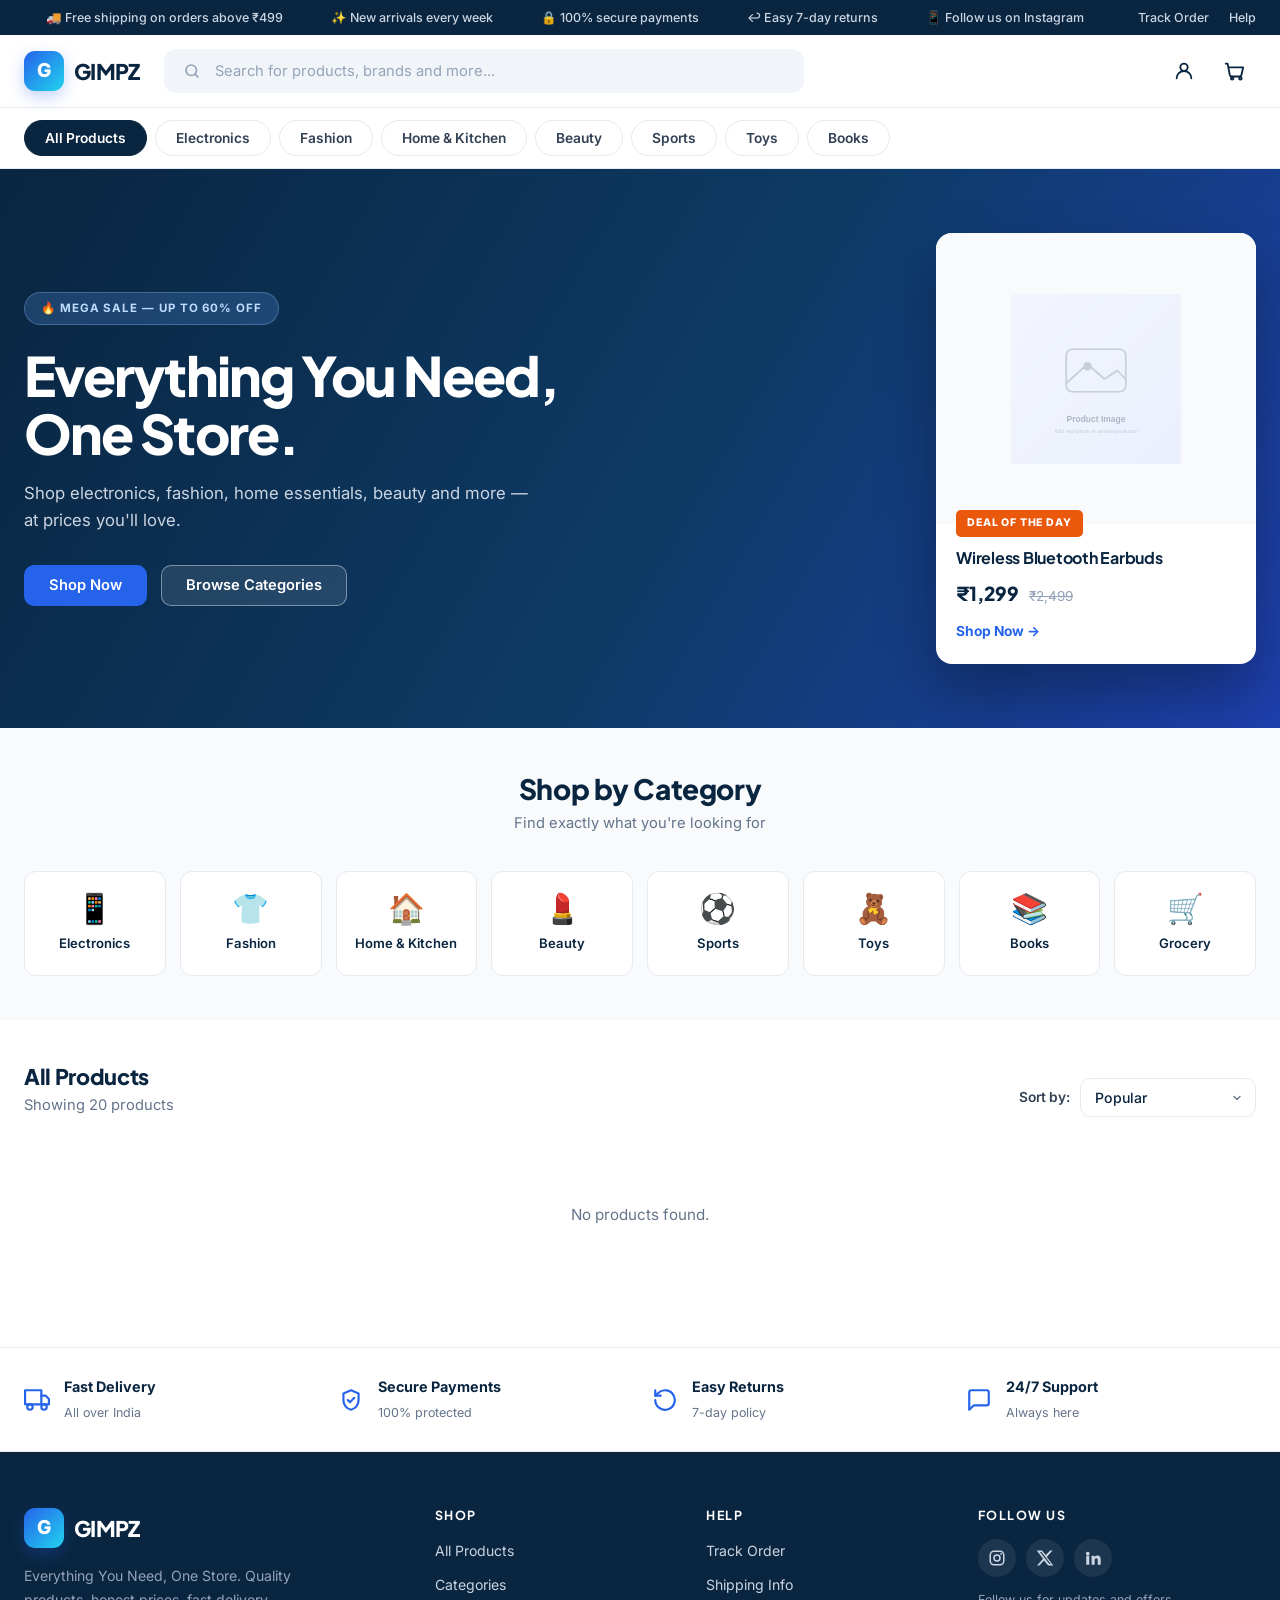
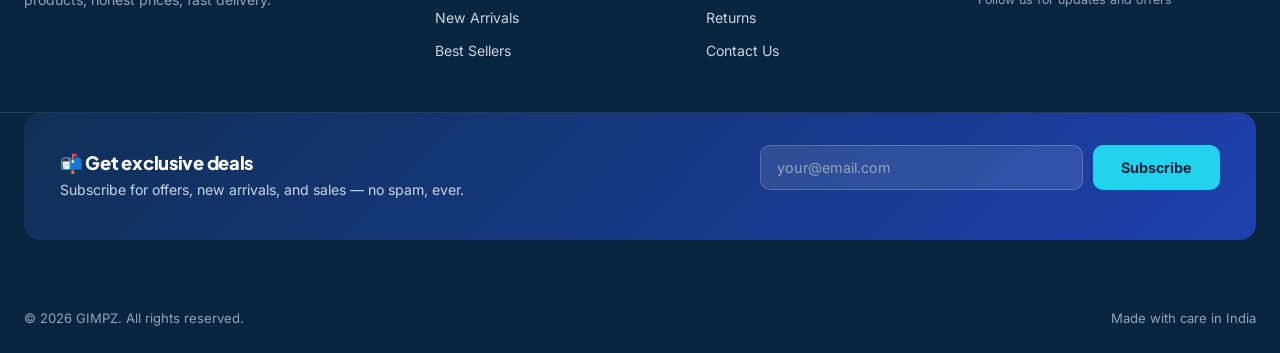
<file: index.html>
<!DOCTYPE html>
<html lang="en">
<head>
<meta charset="utf-8">
<meta name="viewport" content="width=device-width, initial-scale=1">
<meta name="theme-color" content="#0a2540">
<title>GIMPZ — Everything You Need, One Store</title>
  <meta name="google-site-verification" content="26sEl7zeCg_mORvn1MHu7WMan-tiZcgAb1vMZhpVC5U" />
<meta name="description" content="GIMPZ — online store for electronics, fashion, home, beauty, sports, toys, books and more. Free shipping above ₹499, 7-day returns, fast delivery across India.">
<link rel="canonical" href="https://anuragxee.github.io/gimpz/">

<!-- Open Graph (Facebook, WhatsApp, LinkedIn) -->
<meta property="og:type" content="website">
<meta property="og:site_name" content="GIMPZ">
<meta property="og:title" content="GIMPZ — Everything You Need, One Store">
<meta property="og:description" content="Shop electronics, fashion, home essentials, beauty and more. Free shipping above ₹499, 7-day returns.">
<meta property="og:url" content="https://anuragxee.github.io/gimpz/">
<meta property="og:image" content="https://anuragxee.github.io/gimpz/assets/og-image.svg">
<meta property="og:image:width" content="1200">
<meta property="og:image:height" content="630">
<meta property="og:locale" content="en_IN">

<!-- Twitter -->
<meta name="twitter:card" content="summary_large_image">
<meta name="twitter:title" content="GIMPZ — Everything You Need, One Store">
<meta name="twitter:description" content="Shop electronics, fashion, home essentials, beauty and more. Free shipping above ₹499.">
<meta name="twitter:image" content="https://anuragxee.github.io/gimpz/assets/og-image.svg">
<link rel="icon" type="image/svg+xml" href="assets/favicon.svg">
<link rel="preconnect" href="https://fonts.googleapis.com">
<link rel="preconnect" href="https://fonts.gstatic.com" crossorigin>
<link rel="preconnect" href="https://qyzevydprpkjslnesrxq.supabase.co" crossorigin>
<link rel="dns-prefetch" href="https://qyzevydprpkjslnesrxq.supabase.co">
<link href="https://fonts.googleapis.com/css2?family=Inter:wght@400;500;600;700;800&family=Plus+Jakarta+Sans:wght@500;600;700;800&display=swap" rel="stylesheet">
<!-- Google Analytics -->
<script async src="https://www.googletagmanager.com/gtag/js?id=G-JSHQ0GHMHV"></script>
<script>
  window.dataLayer = window.dataLayer || [];
  function gtag(){dataLayer.push(arguments);}
  gtag('js', new Date());
  gtag('config', 'G-JSHQ0GHMHV', { send_page_view: true });
</script>
  <!-- PWA -->
<link rel="manifest" href="manifest.json">
<meta name="theme-color" content="#0a2540">
<meta name="apple-mobile-web-app-capable" content="yes">
<meta name="apple-mobile-web-app-status-bar-style" content="black-translucent">
<meta name="apple-mobile-web-app-title" content="GIMPZ">
<link rel="apple-touch-icon" href="assets/favicon.svg">
<link rel="stylesheet" href="style.css">
  <!-- JSON-LD: Organization -->
<script type="application/ld+json">
{
  "@context": "https://schema.org",
  "@type": "Organization",
  "name": "GIMPZ",
  "url": "https://anuragxee.github.io/gimpz/",
  "logo": "https://anuragxee.github.io/gimpz/assets/favicon.svg",
  "description": "GIMPZ — Everything You Need, One Store. Quality products, honest prices, fast delivery across India.",
  "email": "thegimpzzstore@gmail.com",
  "address": {
    "@type": "PostalAddress",
    "addressLocality": "Patna",
    "addressRegion": "Bihar",
    "addressCountry": "IN"
  },
  "sameAs": [
    "https://www.instagram.com/thegimpzz",
    "https://x.com/TGimpzz49730",
    "https://www.linkedin.com/in/gimpz"
  ],
  "contactPoint": {
    "@type": "ContactPoint",
    "email": "thegimpzzstore@gmail.com",
    "contactType": "customer service",
    "areaServed": "IN",
    "availableLanguage": "en"
  }
}
</script>

<!-- JSON-LD: Website (with search action) -->
<script type="application/ld+json">
{
  "@context": "https://schema.org",
  "@type": "WebSite",
  "name": "GIMPZ",
  "url": "https://anuragxee.github.io/gimpz/",
  "potentialAction": {
    "@type": "SearchAction",
    "target": "https://anuragxee.github.io/gimpz/?q={search_term_string}",
    "query-input": "required name=search_term_string"
  }
}
</script>
</head>
<body>

<div class="topbar">
  <div class="container topbar-inner">
    <div class="topbar-marquee">
      <div class="topbar-marquee-track">
        <a href="index.html#products">🚚 Free shipping on orders above ₹499</a>
        <a href="new-arrivals.html">✨ New arrivals every week</a>
        <a href="shipping.html">🔒 100% secure payments</a>
        <a href="returns.html">↩️ Easy 7-day returns</a>
        <a href="https://www.instagram.com/thegimpzz" target="_blank" rel="noopener">📱 Follow us on Instagram</a>
        <a href="best-sellers.html">💰 Best prices guaranteed</a>
        <a href="index.html#products">🚚 Free shipping on orders above ₹499</a>
        <a href="new-arrivals.html">✨ New arrivals every week</a>
        <a href="shipping.html">🔒 100% secure payments</a>
        <a href="returns.html">↩️ Easy 7-day returns</a>
        <a href="https://www.instagram.com/thegimpzz" target="_blank" rel="noopener">📱 Follow us on Instagram</a>
        <a href="best-sellers.html">💰 Best prices guaranteed</a>
      </div>
    </div>
    <span class="topbar-links">
      <a href="track-order.html">Track Order</a>
      <a href="contact.html">Help</a>
    </span>
  </div>
</div>

<header class="site-header" id="header">
  <div class="container header-inner">
    <a class="logo" href="index.html" aria-label="GIMPZ home">
      <span class="logo-mark">G</span>
      <span class="logo-text">GIMPZ</span>
    </a>
    <form class="header-search" role="search" onsubmit="return false;">
      <svg viewBox="0 0 24 24" width="18" height="18" fill="none" stroke="currentColor" stroke-width="2.2" stroke-linecap="round" aria-hidden="true"><circle cx="11" cy="11" r="7"/><path d="M20 20l-3.6-3.6"/></svg>
      <input type="search" id="searchInput" placeholder="Search for products, brands and more..." aria-label="Search products">
    </form>
    <nav class="header-actions" aria-label="Header actions">
      <a class="icon-btn" href="account.html" aria-label="Account">
        <svg viewBox="0 0 24 24" width="22" height="22" fill="none" stroke="currentColor" stroke-width="2" stroke-linecap="round" stroke-linejoin="round" aria-hidden="true"><circle cx="12" cy="8" r="4"/><path d="M4 20a8 8 0 0 1 16 0"/></svg>
      </a>
      <a class="icon-btn cart-icon-btn" href="cart.html" aria-label="Cart">
        <svg viewBox="0 0 24 24" width="22" height="22" fill="none" stroke="currentColor" stroke-width="2" stroke-linecap="round" stroke-linejoin="round" aria-hidden="true"><path d="M3 4h2l2.4 12.2a2 2 0 0 0 2 1.8h8.7a2 2 0 0 0 2-1.6L22 8H6"/><circle cx="10" cy="20" r="1.4"/><circle cx="19" cy="20" r="1.4"/></svg>
        <span class="cart-badge" style="display:none">0</span>
      </a>
    </nav>
  </div>
</header>

<nav class="cat-nav" aria-label="Categories">
  <div class="container cat-nav-inner">
    <button class="category-filter active" data-cat="all">All Products</button>
    <button class="category-filter" data-cat="Electronics">Electronics</button>
    <button class="category-filter" data-cat="Fashion">Fashion</button>
    <button class="category-filter" data-cat="Home &amp; Kitchen">Home &amp; Kitchen</button>
    <button class="category-filter" data-cat="Beauty">Beauty</button>
    <button class="category-filter" data-cat="Sports">Sports</button>
    <button class="category-filter" data-cat="Toys">Toys</button>
    <button class="category-filter" data-cat="Books">Books</button>
  </div>
</nav>

<main id="main">
  <section class="hero-banner">
    <div class="container hero-banner-inner">
      <div class="hero-banner-copy">
        <span class="hero-tag">🔥 MEGA SALE — UP TO 60% OFF</span>
        <h1>Everything You Need,<br>One Store.</h1>
        <p>Shop electronics, fashion, home essentials, beauty and more — at prices you'll love.</p>
        <div class="hero-banner-actions">
          <a class="btn btn-primary" href="#products">Shop Now</a>
          <a class="btn btn-ghost" href="#categories">Browse Categories</a>
        </div>
      </div>
      <div class="hero-banner-visual">
        <a class="hero-featured" href="product.html?id=1">
          <div class="hero-featured-img"><img src="assets/products/placeholder.svg" alt="Featured product"></div>
          <div class="hero-featured-info">
            <span class="hero-featured-tag">Deal of the Day</span>
            <h3>Wireless Bluetooth Earbuds</h3>
            <div class="hero-featured-price"><span class="hero-featured-now">₹1,299</span><span class="hero-featured-mrp">₹2,499</span></div>
            <span class="hero-featured-btn">Shop Now →</span>
          </div>
        </a>
      </div>
    </div>
  </section>

  <section class="section category-section" id="categories">
    <div class="container">
      <div class="section-head"><h2 class="section-title">Shop by Category</h2><p class="section-sub">Find exactly what you're looking for</p></div>
      <div class="category-grid">
        <a class="cat-card" href="#products" data-cat-nav="Electronics"><div class="cat-icon">📱</div><span>Electronics</span></a>
        <a class="cat-card" href="#products" data-cat-nav="Fashion"><div class="cat-icon">👕</div><span>Fashion</span></a>
        <a class="cat-card" href="#products" data-cat-nav="Home &amp; Kitchen"><div class="cat-icon">🏠</div><span>Home &amp; Kitchen</span></a>
        <a class="cat-card" href="#products" data-cat-nav="Beauty"><div class="cat-icon">💄</div><span>Beauty</span></a>
        <a class="cat-card" href="#products" data-cat-nav="Sports"><div class="cat-icon">⚽</div><span>Sports</span></a>
        <a class="cat-card" href="#products" data-cat-nav="Toys"><div class="cat-icon">🧸</div><span>Toys</span></a>
        <a class="cat-card" href="#products" data-cat-nav="Books"><div class="cat-icon">📚</div><span>Books</span></a>
        <a class="cat-card" href="#products" data-cat-nav="Grocery"><div class="cat-icon">🛒</div><span>Grocery</span></a>
      </div>
    </div>
  </section>

  <section class="section products-section" id="products">
    <div class="container">
      <div class="products-header">
        <div><h2 class="section-title">All Products</h2><p class="section-sub" id="productsCount">Showing 20 products</p></div>
        <div class="products-sort">
          <label for="sortSelect">Sort by:</label>
          <select id="sortSelect">
            <option value="popular">Popular</option>
            <option value="price-asc">Price: Low to High</option>
            <option value="price-desc">Price: High to Low</option>
            <option value="rating">Highest Rated</option>
          </select>
        </div>
      </div>
      <div class="product-grid" id="productGrid">
        <div class="product-card product-card-skel"><div class="skel-box"></div></div>
        <div class="product-card product-card-skel"><div class="skel-box"></div></div>
        <div class="product-card product-card-skel"><div class="skel-box"></div></div>
        <div class="product-card product-card-skel"><div class="skel-box"></div></div>
        <div class="product-card product-card-skel"><div class="skel-box"></div></div>
        <div class="product-card product-card-skel"><div class="skel-box"></div></div>
        <div class="product-card product-card-skel"><div class="skel-box"></div></div>
        <div class="product-card product-card-skel"><div class="skel-box"></div></div>
      </div>
    </div>
  </section>

  <section class="trust-strip">
    <div class="container trust-grid">
      <div class="trust-item"><svg viewBox="0 0 24 24" width="26" height="26" fill="none" stroke="currentColor" stroke-width="2" stroke-linecap="round" stroke-linejoin="round"><path d="M1 3h15v13H1z"/><path d="M16 8h4l3 3v5h-7"/><circle cx="5.5" cy="18.5" r="2.5"/><circle cx="18.5" cy="18.5" r="2.5"/></svg><div><strong>Fast Delivery</strong><span>All over India</span></div></div>
      <div class="trust-item"><svg viewBox="0 0 24 24" width="26" height="26" fill="none" stroke="currentColor" stroke-width="2" stroke-linecap="round" stroke-linejoin="round"><path d="M12 3l7 3v6c0 4.4-3 8.2-7 9-4-.8-7-4.6-7-9V6z"/><path d="M9 12l2 2 4-4"/></svg><div><strong>Secure Payments</strong><span>100% protected</span></div></div>
      <div class="trust-item"><svg viewBox="0 0 24 24" width="26" height="26" fill="none" stroke="currentColor" stroke-width="2" stroke-linecap="round" stroke-linejoin="round"><path d="M3 12a9 9 0 1 0 3-6.7L3 8"/><path d="M3 3v5h5"/></svg><div><strong>Easy Returns</strong><span>7-day policy</span></div></div>
      <div class="trust-item"><svg viewBox="0 0 24 24" width="26" height="26" fill="none" stroke="currentColor" stroke-width="2" stroke-linecap="round" stroke-linejoin="round"><path d="M21 15a2 2 0 0 1-2 2H7l-4 4V5a2 2 0 0 1 2-2h14a2 2 0 0 1 2 2z"/></svg><div><strong>24/7 Support</strong><span>Always here</span></div></div>
    </div>
  </section>
  <button class="pwa-install-btn" id="pwaInstallBtn" onclick="gimpzInstallApp()" type="button">
  📱 Install GIMPZ App
</button>
</main>

<footer class="site-footer">
  <div class="container footer-grid">
    <div class="footer-brand">
      <div class="logo"><span class="logo-mark">G</span><span class="logo-text">GIMPZ</span></div>
      <p class="footer-desc">Everything You Need, One Store. Quality products, honest prices, fast delivery.</p>
    </div>
    <div class="footer-col">
      <h3>Shop</h3>
      <ul>
        <li><a href="index.html#products">All Products</a></li>
        <li><a href="index.html#categories">Categories</a></li>
        <li><a href="new-arrivals.html">New Arrivals</a></li>
        <li><a href="best-sellers.html">Best Sellers</a></li>
      </ul>
    </div>
    <div class="footer-col">
      <h3>Help</h3>
      <ul>
        <li><a href="track-order.html">Track Order</a></li>
        <li><a href="shipping.html">Shipping Info</a></li>
        <li><a href="returns.html">Returns</a></li>
        <li><a href="contact.html">Contact Us</a></li>
      </ul>
    </div>
    <div class="footer-col">
      <h3>Follow Us</h3>
      <div class="social-row">
        <a class="social-link" href="https://www.instagram.com/thegimpzz" target="_blank" rel="noopener" aria-label="Instagram">
          <svg viewBox="0 0 24 24" width="18" height="18" fill="none" stroke="currentColor" stroke-width="2"><rect x="3" y="3" width="18" height="18" rx="5"/><circle cx="12" cy="12" r="4"/><circle cx="17.5" cy="6.5" r="1.2" fill="currentColor" stroke="none"/></svg>
        </a>
        <a class="social-link" href="https://x.com/TGimpzz49730" target="_blank" rel="noopener" aria-label="X">
          <svg viewBox="0 0 24 24" width="18" height="18" fill="currentColor"><path d="M18.9 2H22l-7.5 8.5L23 22h-6.9l-5.4-6.6L4.5 22H1.4l8-9.1L1 2h7.1l4.9 6.1L18.9 2zm-1.1 18h1.9L7.3 4H5.3l12.5 16z"/></svg>
        </a>
        <a class="social-link" href="https://www.linkedin.com/in/gimpz" target="_blank" rel="noopener" aria-label="LinkedIn">
          <svg viewBox="0 0 24 24" width="18" height="18" fill="currentColor"><path d="M4.98 3.5a2.5 2.5 0 1 1 0 5 2.5 2.5 0 0 1 0-5zM3 9h4v12H3zM10 9h3.8v1.7h.1c.5-1 1.8-2 3.7-2 4 0 4.7 2.5 4.7 5.9V21h-4v-5.6c0-1.3 0-3.1-1.9-3.1s-2.2 1.5-2.2 3V21h-4z"/></svg>
        </a>
      </div>
      <p class="social-note">Follow us for updates and offers</p>
    </div>
  </div>
    <!-- NEWSLETTER -->
  <div class="newsletter-block">
    <div class="newsletter-inner">
      <div class="newsletter-copy">
        <h3>📬 Get exclusive deals</h3>
        <p>Subscribe for offers, new arrivals, and sales — no spam, ever.</p>
      </div>
      <form class="newsletter-form" id="newsletterForm" novalidate>
        <input type="email" id="newsletterEmail" placeholder="your@email.com" autocomplete="email" required>
        <button type="submit" id="newsletterBtn">Subscribe</button>
        <p class="newsletter-status" id="newsletterStatus" role="status"></p>
      </form>
    </div>
  </div>
  <div class="container footer-bottom">
    <p>&copy; <span id="year">2026</span> GIMPZ. All rights reserved.</p>
    <p>Made with care in India</p>
  </div>
</footer>

<script src="script.js"></script>
<script>
  document.getElementById('year').textContent = new Date().getFullYear();
  document.querySelectorAll('[data-cat-nav]').forEach(function (link) {
    link.addEventListener('click', function () {
      var cat = link.getAttribute('data-cat-nav');
      setTimeout(function () {
        var btn = document.querySelector('.category-filter[data-cat="' + cat + '"]');
        if (btn) btn.click();
      }, 100);
    });
  });
  var countEl = document.getElementById('productsCount');
  var grid = document.getElementById('productGrid');
  if (countEl && grid) {
    var obs = new MutationObserver(function () {
      var n = grid.querySelectorAll('.product-card:not(.product-card-skel)').length;
      if (n > 0) countEl.textContent = 'Showing ' + n + ' product' + (n === 1 ? '' : 's');
    });
    obs.observe(grid, { childList: true });
  }
</script>
  <!--Start of Tawk.to Script-->
<script type="text/javascript">
var Tawk_API=Tawk_API||{}, Tawk_LoadStart=new Date();
(function(){
var s1=document.createElement("script"),s0=document.getElementsByTagName("script")[0];
s1.async=true;
s1.src='https://embed.tawk.to/6ad24d45a5f76b34ccd3a1b5/1k52nrmqj';
s1.charset='UTF-8';
s1.setAttribute('crossorigin','*');
s0.parentNode.insertBefore(s1,s0);
})();
</script>
<!--End of Tawk.to Script-->
</body>
</html>
</file>
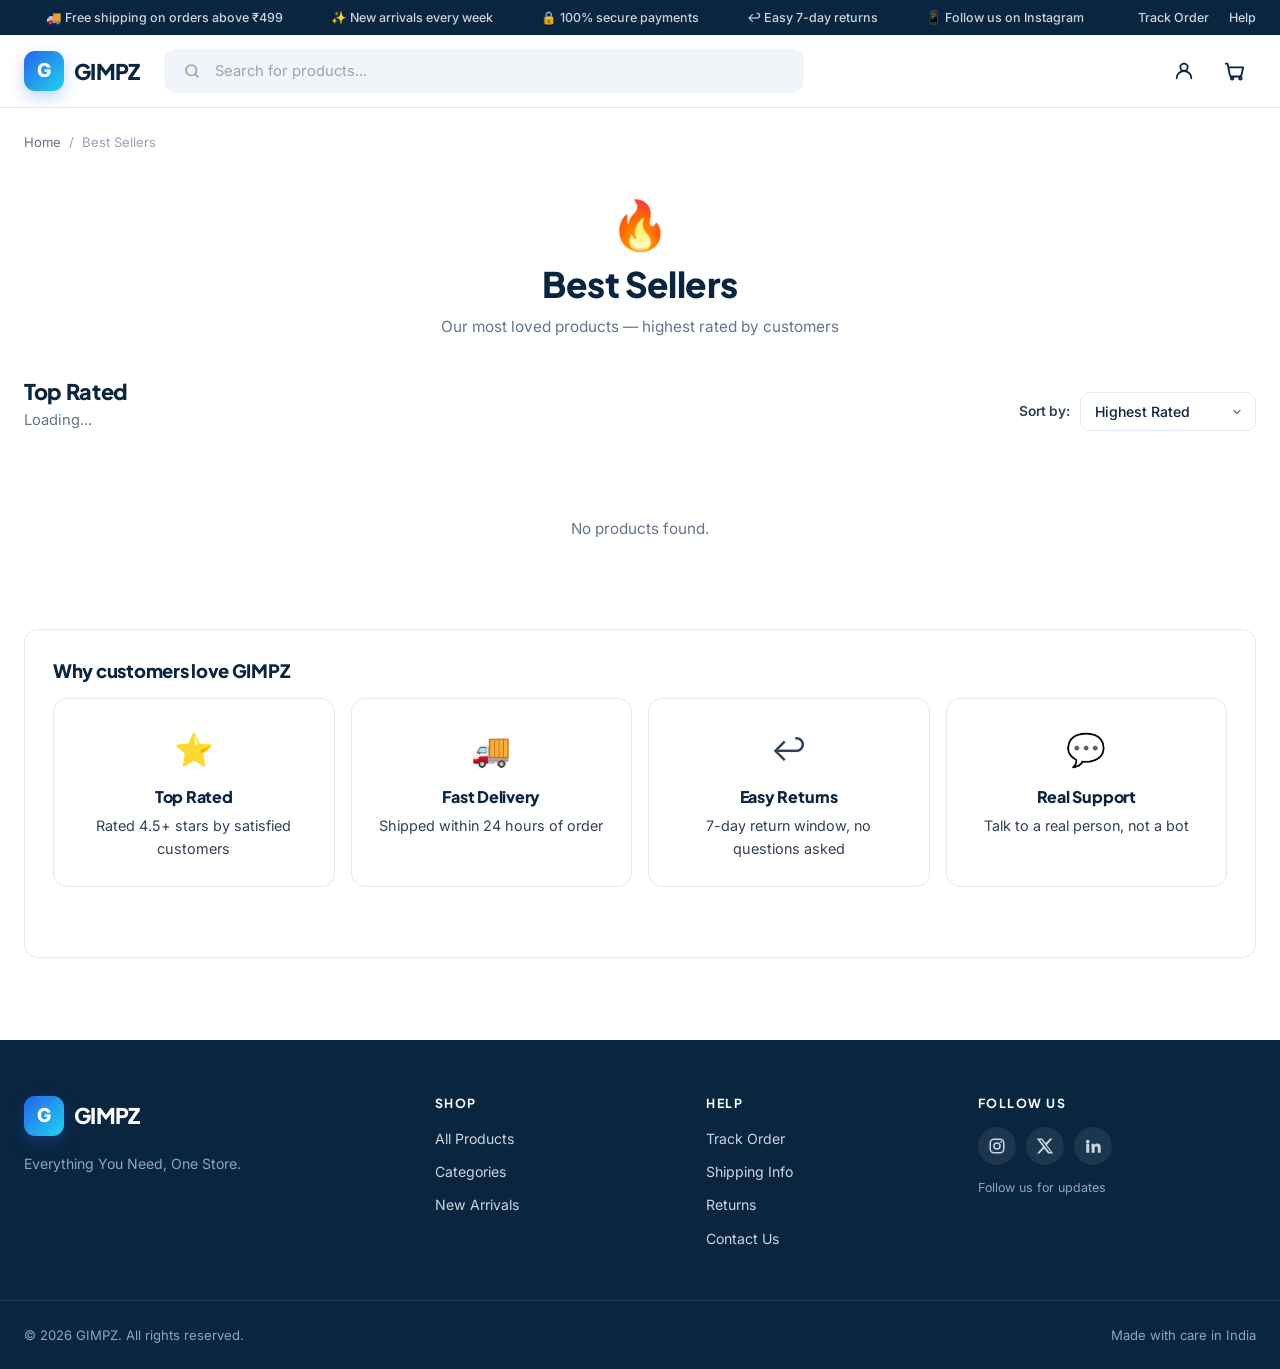
<file: best-sellers.html>
<!DOCTYPE html>
<html lang="en">
<head>
<meta charset="utf-8">
<meta name="viewport" content="width=device-width, initial-scale=1">
<meta name="theme-color" content="#0a2540">
<title>Best Sellers — GIMPZ</title>
  <meta name="description" content="GIMPZ best sellers — our highest-rated products loved by customers across India. Free shipping above ₹499.">
<link rel="canonical" href="https://anuragxee.github.io/gimpz/best-sellers.html">
<meta property="og:type" content="website">
<meta property="og:site_name" content="GIMPZ">
<meta property="og:title" content="Best Sellers — GIMPZ">
<meta property="og:description" content="Highest-rated products loved by our customers.">
<meta property="og:url" content="https://anuragxee.github.io/gimpz/best-sellers.html">
<meta property="og:image" content="https://anuragxee.github.io/gimpz/assets/og-image.svg">
<meta property="og:image:width" content="1200">
<meta property="og:image:height" content="630">
<meta property="og:locale" content="en_IN">
<meta name="twitter:card" content="summary_large_image">
<meta name="twitter:title" content="Best Sellers — GIMPZ">
<meta name="twitter:description" content="Highest-rated products at GIMPZ.">
<meta name="twitter:image" content="https://anuragxee.github.io/gimpz/assets/og-image.svg">
<link rel="icon" type="image/svg+xml" href="assets/favicon.svg">
<link rel="preconnect" href="https://fonts.googleapis.com">
<link rel="preconnect" href="https://fonts.gstatic.com" crossorigin>
<link rel="preconnect" href="https://qyzevydprpkjslnesrxq.supabase.co" crossorigin>
<link rel="dns-prefetch" href="https://qyzevydprpkjslnesrxq.supabase.co">
<link href="https://fonts.googleapis.com/css2?family=Inter:wght@400;500;600;700;800&family=Plus+Jakarta+Sans:wght@500;600;700;800&display=swap" rel="stylesheet">
<!-- Google Analytics -->
<script async src="https://www.googletagmanager.com/gtag/js?id=G-JSHQ0GHMHV"></script>
<script>
  window.dataLayer = window.dataLayer || [];
  function gtag(){dataLayer.push(arguments);}
  gtag('js', new Date());
  gtag('config', 'G-JSHQ0GHMHV', { send_page_view: true });
</script>
  <!-- PWA -->
<link rel="manifest" href="manifest.json">
<meta name="theme-color" content="#0a2540">
<meta name="apple-mobile-web-app-capable" content="yes">
<meta name="apple-mobile-web-app-status-bar-style" content="black-translucent">
<meta name="apple-mobile-web-app-title" content="GIMPZ">
<link rel="apple-touch-icon" href="assets/favicon.svg">
<link rel="stylesheet" href="style.css">
</head>
<body>

<div class="topbar">
  <div class="container topbar-inner">
    <div class="topbar-marquee">
      <div class="topbar-marquee-track">
        <a href="index.html#products">🚚 Free shipping on orders above ₹499</a>
        <a href="new-arrivals.html">✨ New arrivals every week</a>
        <a href="shipping.html">🔒 100% secure payments</a>
        <a href="returns.html">↩️ Easy 7-day returns</a>
        <a href="https://www.instagram.com/thegimpzz" target="_blank" rel="noopener">📱 Follow us on Instagram</a>
        <a href="best-sellers.html">💰 Best prices guaranteed</a>
        <a href="index.html#products">🚚 Free shipping on orders above ₹499</a>
        <a href="new-arrivals.html">✨ New arrivals every week</a>
        <a href="shipping.html">🔒 100% secure payments</a>
        <a href="returns.html">↩️ Easy 7-day returns</a>
        <a href="https://www.instagram.com/thegimpzz" target="_blank" rel="noopener">📱 Follow us on Instagram</a>
        <a href="best-sellers.html">💰 Best prices guaranteed</a>
      </div>
    </div>
    <span class="topbar-links">
      <a href="track-order.html">Track Order</a>
      <a href="contact.html">Help</a>
    </span>
  </div>
</div>

<header class="site-header">
  <div class="container header-inner">
    <a class="logo" href="index.html"><span class="logo-mark">G</span><span class="logo-text">GIMPZ</span></a>
    <form class="header-search" role="search" onsubmit="location.href='index.html';return false;">
      <svg viewBox="0 0 24 24" width="18" height="18" fill="none" stroke="currentColor" stroke-width="2.2" stroke-linecap="round" aria-hidden="true"><circle cx="11" cy="11" r="7"/><path d="M20 20l-3.6-3.6"/></svg>
      <input type="search" placeholder="Search for products..." aria-label="Search products">
    </form>
    <nav class="header-actions">
      <a class="icon-btn" href="account.html" aria-label="Account">
        <svg viewBox="0 0 24 24" width="22" height="22" fill="none" stroke="currentColor" stroke-width="2" stroke-linecap="round" stroke-linejoin="round" aria-hidden="true"><circle cx="12" cy="8" r="4"/><path d="M4 20a8 8 0 0 1 16 0"/></svg>
      </a>
      <a class="icon-btn cart-icon-btn" href="cart.html" aria-label="Cart">
        <svg viewBox="0 0 24 24" width="22" height="22" fill="none" stroke="currentColor" stroke-width="2" stroke-linecap="round" stroke-linejoin="round" aria-hidden="true"><path d="M3 4h2l2.4 12.2a2 2 0 0 0 2 1.8h8.7a2 2 0 0 0 2-1.6L22 8H6"/><circle cx="10" cy="20" r="1.4"/><circle cx="19" cy="20" r="1.4"/></svg>
        <span class="cart-badge" style="display:none">0</span>
      </a>
    </nav>
  </div>
</header>

<main id="main" class="page-info">
  <div class="container">
    <nav class="breadcrumb"><a href="index.html">Home</a><span>/</span><span>Best Sellers</span></nav>

    <div class="info-hero">
      <div class="info-hero-icon">🔥</div>
      <h1>Best Sellers</h1>
      <p>Our most loved products — highest rated by customers</p>
    </div>

    <section class="products-section" style="padding:0">
      <div class="products-header">
        <div>
          <h2 class="section-title">Top Rated</h2>
          <p class="section-sub" id="productsCount">Loading...</p>
        </div>
        <div class="products-sort">
          <label for="sortSelect">Sort by:</label>
          <select id="sortSelect">
            <option value="rating">Highest Rated</option>
            <option value="price-asc">Price: Low to High</option>
            <option value="price-desc">Price: High to Low</option>
          </select>
        </div>
      </div>
      <div class="product-grid" id="productGrid"></div>
    </section>

    <section class="info-section" style="margin-top:28px">
      <h2>Why customers love GIMPZ</h2>
      <div class="info-grid">
        <div class="info-card">
          <div class="info-card-icon">⭐</div>
          <h3>Top Rated</h3>
          <p>Rated 4.5+ stars by satisfied customers</p>
        </div>
        <div class="info-card">
          <div class="info-card-icon">🚚</div>
          <h3>Fast Delivery</h3>
          <p>Shipped within 24 hours of order</p>
        </div>
        <div class="info-card">
          <div class="info-card-icon">↩️</div>
          <h3>Easy Returns</h3>
          <p>7-day return window, no questions asked</p>
        </div>
        <div class="info-card">
          <div class="info-card-icon">💬</div>
          <h3>Real Support</h3>
          <p>Talk to a real person, not a bot</p>
        </div>
      </div>
    </section>
  </div>
</main>

<footer class="site-footer">
  <div class="container footer-grid">
    <div class="footer-brand">
      <div class="logo"><span class="logo-mark">G</span><span class="logo-text">GIMPZ</span></div>
      <p class="footer-desc">Everything You Need, One Store.</p>
    </div>
    <div class="footer-col">
      <h3>Shop</h3>
      <ul>
        <li><a href="index.html#products">All Products</a></li>
        <li><a href="index.html#categories">Categories</a></li>
        <li><a href="new-arrivals.html">New Arrivals</a></li>
      </ul>
    </div>
    <div class="footer-col">
      <h3>Help</h3>
      <ul>
        <li><a href="track-order.html">Track Order</a></li>
        <li><a href="shipping.html">Shipping Info</a></li>
        <li><a href="returns.html">Returns</a></li>
        <li><a href="contact.html">Contact Us</a></li>
      </ul>
    </div>
    <div class="footer-col">
      <h3>Follow Us</h3>
      <div class="social-row">
        <a class="social-link" href="https://www.instagram.com/thegimpzz" target="_blank" rel="noopener" aria-label="Instagram">
          <svg viewBox="0 0 24 24" width="18" height="18" fill="none" stroke="currentColor" stroke-width="2"><rect x="3" y="3" width="18" height="18" rx="5"/><circle cx="12" cy="12" r="4"/><circle cx="17.5" cy="6.5" r="1.2" fill="currentColor" stroke="none"/></svg>
        </a>
        <a class="social-link" href="https://x.com/TGimpzz49730" target="_blank" rel="noopener" aria-label="X">
          <svg viewBox="0 0 24 24" width="18" height="18" fill="currentColor"><path d="M18.9 2H22l-7.5 8.5L23 22h-6.9l-5.4-6.6L4.5 22H1.4l8-9.1L1 2h7.1l4.9 6.1L18.9 2zm-1.1 18h1.9L7.3 4H5.3l12.5 16z"/></svg>
        </a>
        <a class="social-link" href="https://www.linkedin.com/in/gimpz" target="_blank" rel="noopener" aria-label="LinkedIn">
          <svg viewBox="0 0 24 24" width="18" height="18" fill="currentColor"><path d="M4.98 3.5a2.5 2.5 0 1 1 0 5 2.5 2.5 0 0 1 0-5zM3 9h4v12H3zM10 9h3.8v1.7h.1c.5-1 1.8-2 3.7-2 4 0 4.7 2.5 4.7 5.9V21h-4v-5.6c0-1.3 0-3.1-1.9-3.1s-2.2 1.5-2.2 3V21h-4z"/></svg>
        </a>
      </div>
      <p class="social-note">Follow us for updates</p>
    </div>
  </div>
  <div class="container footer-bottom">
    <p>&copy; <span id="year">2026</span> GIMPZ. All rights reserved.</p>
    <p>Made with care in India</p>
  </div>
</footer>

<script src="script.js"></script>
<script>
  document.getElementById('year').textContent = new Date().getFullYear();

  document.addEventListener('DOMContentLoaded', function () {
    setTimeout(function () {
      if (typeof PRODUCTS === 'undefined' || !PRODUCTS.length) return;

      var topProducts = PRODUCTS.slice().sort(function (a, b) {
        return b.rating - a.rating;
      }).slice(0, 12);

      var countEl = document.getElementById('productsCount');
      var grid = document.getElementById('productGrid');
      if (countEl) {
        countEl.textContent = 'Showing ' + topProducts.length + ' top rated product' + (topProducts.length === 1 ? '' : 's');
      }

      var sortSel = document.getElementById('sortSelect');
      if (sortSel) {
        sortSel.addEventListener('change', function () {
          var v = this.value;
          var list = topProducts.slice();
          if (v === 'price-asc') list.sort(function (a, b) { return a.price - b.price; });
          else if (v === 'price-desc') list.sort(function (a, b) { return b.price - a.price; });
          else list.sort(function (a, b) { return b.rating - a.rating; });

          if (typeof window.gimpzRenderGrid === 'function' && grid) {
            window.gimpzRenderGrid(grid, list);
          }
        });
      }

      if (grid && typeof window.gimpzRenderGrid === 'function') {
        window.gimpzRenderGrid(grid, topProducts);
      }
    }, 300);
  });
</script>
  <!--Start of Tawk.to Script-->
<script type="text/javascript">
var Tawk_API=Tawk_API||{}, Tawk_LoadStart=new Date();
(function(){
var s1=document.createElement("script"),s0=document.getElementsByTagName("script")[0];
s1.async=true;
s1.src='https://embed.tawk.to/6ad24d45a5f76b34ccd3a1b5/1k52nrmqj';
s1.charset='UTF-8';
s1.setAttribute('crossorigin','*');
s0.parentNode.insertBefore(s1,s0);
})();
</script>
<!--End of Tawk.to Script-->
</body>
</html>
</file>
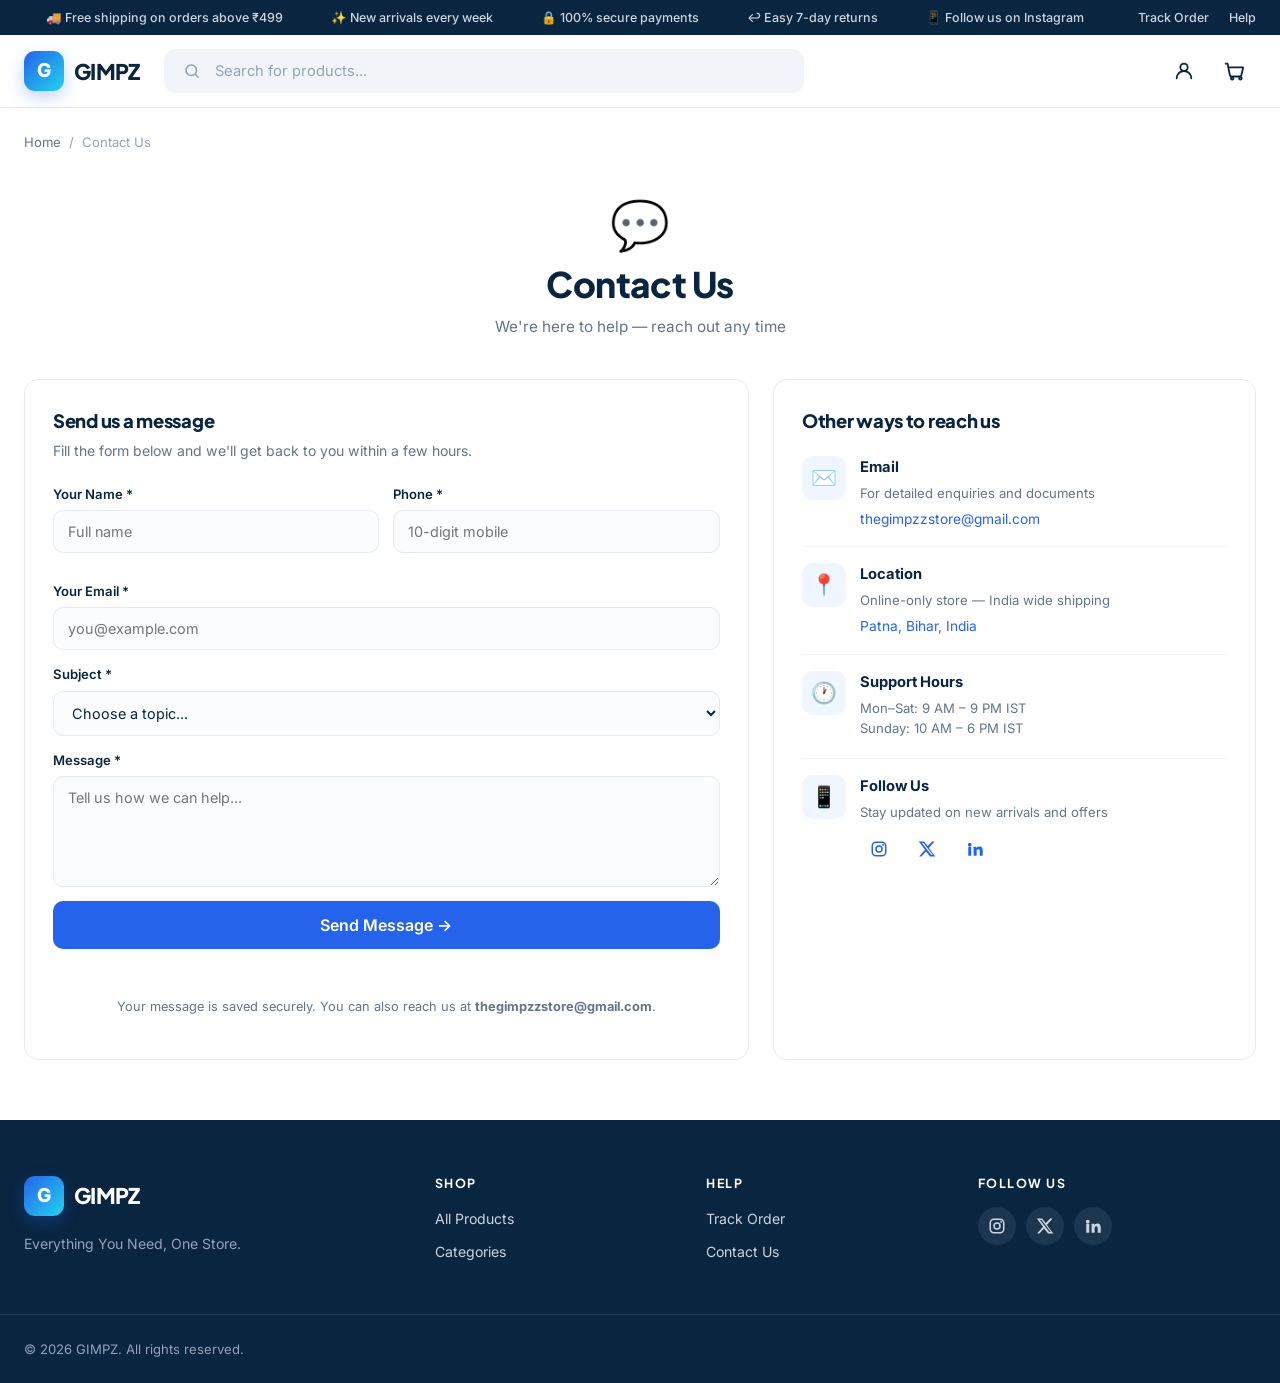
<file: contact.html>
<!DOCTYPE html>
<html lang="en">
<head>
<meta charset="utf-8">
<meta name="viewport" content="width=device-width, initial-scale=1">
<meta name="theme-color" content="#0a2540">
<title>Contact Us — GIMPZ</title><meta name="description" content="Contact GIMPZ — email, social, and support hours. We reply within a few hours.">
<link rel="canonical" href="https://anuragxee.github.io/gimpz/contact.html">
<meta property="og:type" content="website">
<meta property="og:site_name" content="GIMPZ">
<meta property="og:title" content="Contact Us — GIMPZ">
<meta property="og:description" content="Get in touch with GIMPZ customer support.">
<meta property="og:url" content="https://anuragxee.github.io/gimpz/contact.html">
<meta property="og:image" content="https://anuragxee.github.io/gimpz/assets/og-image.svg">
<meta property="og:locale" content="en_IN">
<meta name="twitter:card" content="summary_large_image">
<meta name="twitter:title" content="Contact Us — GIMPZ">
<meta name="twitter:description" content="Get in touch with GIMPZ.">
<meta name="twitter:image" content="https://anuragxee.github.io/gimpz/assets/og-image.svg">
<link rel="icon" type="image/svg+xml" href="assets/favicon.svg">
<link rel="preconnect" href="https://fonts.googleapis.com">
<link rel="preconnect" href="https://fonts.gstatic.com" crossorigin>
<link rel="preconnect" href="https://qyzevydprpkjslnesrxq.supabase.co" crossorigin>
<link rel="dns-prefetch" href="https://qyzevydprpkjslnesrxq.supabase.co">
<link href="https://fonts.googleapis.com/css2?family=Inter:wght@400;500;600;700;800&family=Plus+Jakarta+Sans:wght@500;600;700;800&display=swap" rel="stylesheet">
<!-- Google Analytics -->
<script async src="https://www.googletagmanager.com/gtag/js?id=G-JSHQ0GHMHV"></script>
<script>
  window.dataLayer = window.dataLayer || [];
  function gtag(){dataLayer.push(arguments);}
  gtag('js', new Date());
  gtag('config', 'G-JSHQ0GHMHV', { send_page_view: true });
</script>
  <!-- PWA -->
<link rel="manifest" href="manifest.json">
<meta name="theme-color" content="#0a2540">
<meta name="apple-mobile-web-app-capable" content="yes">
<meta name="apple-mobile-web-app-status-bar-style" content="black-translucent">
<meta name="apple-mobile-web-app-title" content="GIMPZ">
<link rel="apple-touch-icon" href="assets/favicon.svg">
<link rel="stylesheet" href="style.css">
</head>
<body>

<div class="topbar">
  <div class="container topbar-inner">
    <div class="topbar-marquee">
      <div class="topbar-marquee-track">
        <a href="index.html#products">🚚 Free shipping on orders above ₹499</a>
        <a href="new-arrivals.html">✨ New arrivals every week</a>
        <a href="shipping.html">🔒 100% secure payments</a>
        <a href="returns.html">↩️ Easy 7-day returns</a>
        <a href="https://www.instagram.com/thegimpzz" target="_blank" rel="noopener">📱 Follow us on Instagram</a>
        <a href="best-sellers.html">💰 Best prices guaranteed</a>
        <a href="index.html#products">🚚 Free shipping on orders above ₹499</a>
        <a href="new-arrivals.html">✨ New arrivals every week</a>
        <a href="shipping.html">🔒 100% secure payments</a>
        <a href="returns.html">↩️ Easy 7-day returns</a>
        <a href="https://www.instagram.com/thegimpzz" target="_blank" rel="noopener">📱 Follow us on Instagram</a>
        <a href="best-sellers.html">💰 Best prices guaranteed</a>
      </div>
    </div>
    <span class="topbar-links">
      <a href="track-order.html">Track Order</a>
      <a href="contact.html">Help</a>
    </span>
  </div>
</div>

<header class="site-header">
  <div class="container header-inner">
    <a class="logo" href="index.html"><span class="logo-mark">G</span><span class="logo-text">GIMPZ</span></a>
    <form class="header-search" role="search" onsubmit="location.href='index.html';return false;">
      <svg viewBox="0 0 24 24" width="18" height="18" fill="none" stroke="currentColor" stroke-width="2.2" stroke-linecap="round" aria-hidden="true"><circle cx="11" cy="11" r="7"/><path d="M20 20l-3.6-3.6"/></svg>
      <input type="search" placeholder="Search for products..." aria-label="Search products">
    </form>
    <nav class="header-actions">
      <a class="icon-btn" href="account.html" aria-label="Account">
        <svg viewBox="0 0 24 24" width="22" height="22" fill="none" stroke="currentColor" stroke-width="2" stroke-linecap="round" stroke-linejoin="round" aria-hidden="true"><circle cx="12" cy="8" r="4"/><path d="M4 20a8 8 0 0 1 16 0"/></svg>
      </a>
      <a class="icon-btn cart-icon-btn" href="cart.html" aria-label="Cart">
        <svg viewBox="0 0 24 24" width="22" height="22" fill="none" stroke="currentColor" stroke-width="2" stroke-linecap="round" stroke-linejoin="round" aria-hidden="true"><path d="M3 4h2l2.4 12.2a2 2 0 0 0 2 1.8h8.7a2 2 0 0 0 2-1.6L22 8H6"/><circle cx="10" cy="20" r="1.4"/><circle cx="19" cy="20" r="1.4"/></svg>
        <span class="cart-badge" style="display:none">0</span>
      </a>
    </nav>
  </div>
</header>

<main id="main" class="page-info">
  <div class="container">
    <nav class="breadcrumb"><a href="index.html">Home</a><span>/</span><span>Contact Us</span></nav>

    <div class="info-hero">
      <div class="info-hero-icon">💬</div>
      <h1>Contact Us</h1>
      <p>We're here to help — reach out any time</p>
    </div>

    <div class="contact-page-grid">
      <div class="contact-page-form">
        <h2>Send us a message</h2>
        <p>Fill the form below and we'll get back to you within a few hours.</p>
        <form id="contactPageForm" class="checkout-form" novalidate>
          <div class="form-row">
            <div class="form-field"><label for="cName">Your Name *</label><input type="text" id="cName" placeholder="Full name" required></div>
            <div class="form-field"><label for="cPhone">Phone *</label><input type="tel" id="cPhone" placeholder="10-digit mobile" pattern="[6-9][0-9]{9}" required></div>
          </div>
          <div class="form-field"><label for="cEmail">Your Email *</label><input type="email" id="cEmail" placeholder="you@example.com" required></div>
          <div class="form-field">
            <label for="cSubject">Subject *</label>
            <select id="cSubject" required>
              <option value="">Choose a topic...</option>
              <option>Order query</option>
              <option>Product question</option>
              <option>Shipping issue</option>
              <option>Return / refund</option>
              <option>Bulk / wholesale enquiry</option>
              <option>Partnership</option>
              <option>Other</option>
            </select>
          </div>
          <div class="form-field"><label for="cMessage">Message *</label><textarea id="cMessage" rows="5" placeholder="Tell us how we can help..." required></textarea></div>
          <button type="submit" class="btn btn-primary btn-lg btn-block" id="contactSubmitBtn">Send Message →</button>
          <p class="form-status" id="contactStatus" role="status"></p>
          <p class="checkout-note">Your message is saved securely. You can also reach us at <b>thegimpzzstore@gmail.com</b>.</p>
        </form>
      </div>

      <aside class="contact-page-info">
        <h2>Other ways to reach us</h2>

        <div class="contact-channel">
          <div class="contact-channel-icon">✉️</div>
          <div>
            <strong>Email</strong>
            <p>For detailed enquiries and documents</p>
            <a href="mailto:thegimpzzstore@gmail.com">thegimpzzstore@gmail.com</a>
          </div>
        </div>

        <div class="contact-channel">
          <div class="contact-channel-icon">📍</div>
          <div>
            <strong>Location</strong>
            <p>Online-only store — India wide shipping</p>
            <span>Patna, Bihar, India</span>
          </div>
        </div>

        <div class="contact-channel">
          <div class="contact-channel-icon">🕐</div>
          <div>
            <strong>Support Hours</strong>
            <p>Mon–Sat: 9 AM – 9 PM IST<br>Sunday: 10 AM – 6 PM IST</p>
          </div>
        </div>

        <div class="contact-channel">
          <div class="contact-channel-icon">📱</div>
          <div>
            <strong>Follow Us</strong>
            <p>Stay updated on new arrivals and offers</p>
            <div class="social-row" style="margin-top:8px;">
              <a class="social-link" href="https://www.instagram.com/thegimpzz" target="_blank" rel="noopener" aria-label="Instagram">
                <svg viewBox="0 0 24 24" width="18" height="18" fill="none" stroke="currentColor" stroke-width="2"><rect x="3" y="3" width="18" height="18" rx="5"/><circle cx="12" cy="12" r="4"/><circle cx="17.5" cy="6.5" r="1.2" fill="currentColor" stroke="none"/></svg>
              </a>
              <a class="social-link" href="https://x.com/TGimpzz49730" target="_blank" rel="noopener" aria-label="X">
                <svg viewBox="0 0 24 24" width="18" height="18" fill="currentColor"><path d="M18.9 2H22l-7.5 8.5L23 22h-6.9l-5.4-6.6L4.5 22H1.4l8-9.1L1 2h7.1l4.9 6.1L18.9 2zm-1.1 18h1.9L7.3 4H5.3l12.5 16z"/></svg>
              </a>
              <a class="social-link" href="https://www.linkedin.com/in/gimpz" target="_blank" rel="noopener" aria-label="LinkedIn">
                <svg viewBox="0 0 24 24" width="18" height="18" fill="currentColor"><path d="M4.98 3.5a2.5 2.5 0 1 1 0 5 2.5 2.5 0 0 1 0-5zM3 9h4v12H3zM10 9h3.8v1.7h.1c.5-1 1.8-2 3.7-2 4 0 4.7 2.5 4.7 5.9V21h-4v-5.6c0-1.3 0-3.1-1.9-3.1s-2.2 1.5-2.2 3V21h-4z"/></svg>
              </a>
            </div>
          </div>
        </div>
      </aside>
    </div>
  </div>
</main>

<footer class="site-footer">
  <div class="container footer-grid">
    <div class="footer-brand">
      <div class="logo"><span class="logo-mark">G</span><span class="logo-text">GIMPZ</span></div>
      <p class="footer-desc">Everything You Need, One Store.</p>
    </div>
    <div class="footer-col">
      <h3>Shop</h3>
      <ul>
        <li><a href="index.html#products">All Products</a></li>
        <li><a href="index.html#categories">Categories</a></li>
      </ul>
    </div>
    <div class="footer-col">
      <h3>Help</h3>
      <ul>
        <li><a href="track-order.html">Track Order</a></li>
        <li><a href="contact.html">Contact Us</a></li>
      </ul>
    </div>
    <div class="footer-col">
      <h3>Follow Us</h3>
      <div class="social-row">
        <a class="social-link" href="https://www.instagram.com/thegimpzz" target="_blank" rel="noopener" aria-label="Instagram">
          <svg viewBox="0 0 24 24" width="18" height="18" fill="none" stroke="currentColor" stroke-width="2"><rect x="3" y="3" width="18" height="18" rx="5"/><circle cx="12" cy="12" r="4"/><circle cx="17.5" cy="6.5" r="1.2" fill="currentColor" stroke="none"/></svg>
        </a>
        <a class="social-link" href="https://x.com/TGimpzz49730" target="_blank" rel="noopener" aria-label="X">
          <svg viewBox="0 0 24 24" width="18" height="18" fill="currentColor"><path d="M18.9 2H22l-7.5 8.5L23 22h-6.9l-5.4-6.6L4.5 22H1.4l8-9.1L1 2h7.1l4.9 6.1L18.9 2zm-1.1 18h1.9L7.3 4H5.3l12.5 16z"/></svg>
        </a>
        <a class="social-link" href="https://www.linkedin.com/in/gimpz" target="_blank" rel="noopener" aria-label="LinkedIn">
          <svg viewBox="0 0 24 24" width="18" height="18" fill="currentColor"><path d="M4.98 3.5a2.5 2.5 0 1 1 0 5 2.5 2.5 0 0 1 0-5zM3 9h4v12H3zM10 9h3.8v1.7h.1c.5-1 1.8-2 3.7-2 4 0 4.7 2.5 4.7 5.9V21h-4v-5.6c0-1.3 0-3.1-1.9-3.1s-2.2 1.5-2.2 3V21h-4z"/></svg>
        </a>
      </div>
    </div>
  </div>
  <div class="container footer-bottom">
    <p>&copy; <span id="year">2026</span> GIMPZ. All rights reserved.</p>
  </div>
</footer>

<script src="script.js"></script>
<script>
(function () {
  'use strict';
  var SUPABASE_URL = 'https://qyzevydprpkjslnesrxq.supabase.co';
  var SUPABASE_ANON_KEY = 'eyJhbGciOiJIUzI1NiIsInR5cCI6IkpXVCJ9.eyJpc3MiOiJzdXBhYmFzZSIsInJlZiI6InF5emV2eWRwcnBranNsbmVzcnhxIiwicm9sZSI6ImFub24iLCJpYXQiOjE3OTE1MTk2NDksImV4cCI6MjEwNzA5NTY0OX0.BE-ijSGGNmkQjaeSZ8RX6mQGMW5dY2Y2Gzj9vitRK0g';

  function $(id) { return document.getElementById(id); }
  document.getElementById('year').textContent = new Date().getFullYear();

  $('contactPageForm').addEventListener('submit', function (e) {
    e.preventDefault();
    var name = $('cName').value.trim();
    var phone = $('cPhone').value.trim();
    var email = $('cEmail').value.trim();
    var subject = $('cSubject').value;
    var message = $('cMessage').value.trim();
    var btn = $('contactSubmitBtn');
    var status = $('contactStatus');
    status.textContent = '';
    status.className = 'form-status';

    if (!name || !phone || !email || !subject || !message) {
      status.textContent = 'Please fill all fields';
      status.className = 'form-status err';
      return;
    }
    if (!/^[6-9][0-9]{9}$/.test(phone)) {
      status.textContent = 'Please enter a valid 10-digit mobile number';
      status.className = 'form-status err';
      return;
    }
    if (!/^[^\s@]+@[^\s@]+\.[^\s@]+$/.test(email)) {
      status.textContent = 'Please enter a valid email address';
      status.className = 'form-status err';
      return;
    }

    btn.disabled = true;
    btn.textContent = 'Sending...';

    fetch(SUPABASE_URL + '/rest/v1/contact_messages', {
      method: 'POST',
      headers: {
        'apikey': SUPABASE_ANON_KEY,
        'Authorization': 'Bearer ' + SUPABASE_ANON_KEY,
        'Content-Type': 'application/json',
        'Prefer': 'return=minimal'
      },
      body: JSON.stringify({
        name: name, phone: phone, email: email,
        subject: subject, message: message, status: 'New'
      })
    })
      .then(function (r) {
        if (!r.ok) return r.text().then(function (t) { throw new Error(t || 'Failed'); });
        status.textContent = '✓ Message sent! We\'ll reply within a few hours.';
        status.className = 'form-status ok';
        $('contactPageForm').reset();
        btn.disabled = false;
        btn.textContent = 'Send Message →';

        if (typeof window.gtag === 'function') {
          window.gtag('event', 'contact_form_submit', { subject: subject });
        }
      })
      .catch(function (err) {
        console.error('[GIMPZ] Contact failed:', err);
        status.textContent = 'Could not send. Please email us at thegimpzzstore@gmail.com';
        status.className = 'form-status err';
        btn.disabled = false;
        btn.textContent = 'Send Message →';
      });
  });
})();
</script>
  <!--Start of Tawk.to Script-->
<script type="text/javascript">
var Tawk_API=Tawk_API||{}, Tawk_LoadStart=new Date();
(function(){
var s1=document.createElement("script"),s0=document.getElementsByTagName("script")[0];
s1.async=true;
s1.src='https://embed.tawk.to/6ad24d45a5f76b34ccd3a1b5/1k52nrmqj';
s1.charset='UTF-8';
s1.setAttribute('crossorigin','*');
s0.parentNode.insertBefore(s1,s0);
})();
</script>
<!--End of Tawk.to Script-->
</body>
</html>
</file>
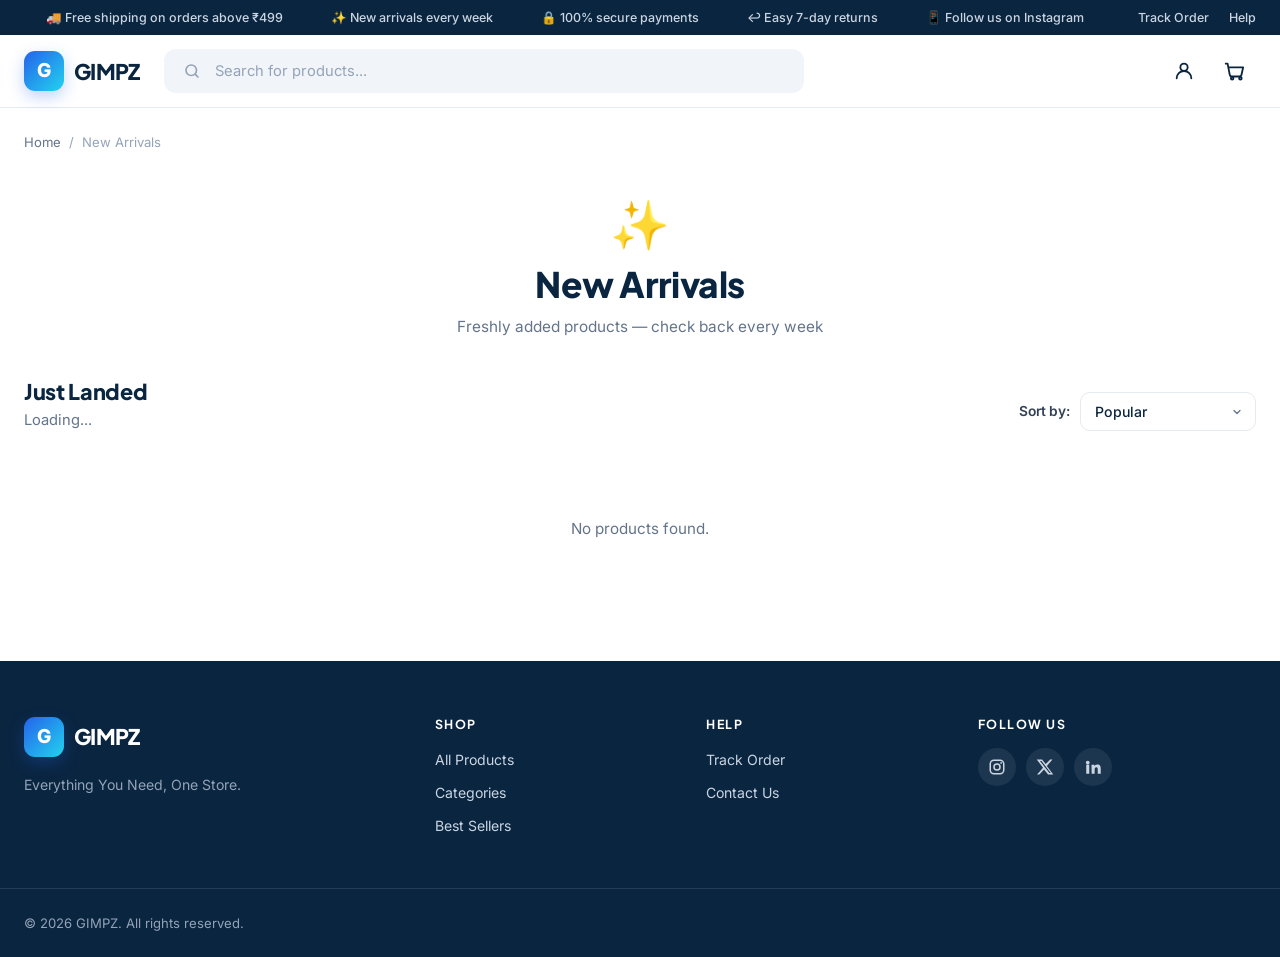
<file: new-arrivals.html>
<!DOCTYPE html>
<html lang="en">
<head>
<meta charset="utf-8">
<meta name="viewport" content="width=device-width, initial-scale=1">
<meta name="theme-color" content="#0a2540">
<title>New Arrivals — GIMPZ</title>
<meta name="description" content="Check out GIMPZ's newest products — fresh arrivals every week. Electronics, fashion, home essentials and more.">
<link rel="canonical" href="https://anuragxee.github.io/gimpz/new-arrivals.html">
<meta property="og:type" content="website">
<meta property="og:site_name" content="GIMPZ">
<meta property="og:title" content="New Arrivals — GIMPZ">
<meta property="og:description" content="Freshly added products — check back every week.">
<meta property="og:url" content="https://anuragxee.github.io/gimpz/new-arrivals.html">
<meta property="og:image" content="https://anuragxee.github.io/gimpz/assets/og-image.svg">
<meta property="og:image:width" content="1200">
<meta property="og:image:height" content="630">
<meta property="og:locale" content="en_IN">
<meta name="twitter:card" content="summary_large_image">
<meta name="twitter:title" content="New Arrivals — GIMPZ">
<meta name="twitter:description" content="Freshly added products every week.">
<meta name="twitter:image" content="https://anuragxee.github.io/gimpz/assets/og-image.svg">
<link rel="icon" type="image/svg+xml" href="assets/favicon.svg">
<link rel="preconnect" href="https://fonts.googleapis.com">
<link rel="preconnect" href="https://fonts.gstatic.com" crossorigin>
<link rel="preconnect" href="https://qyzevydprpkjslnesrxq.supabase.co" crossorigin>
<link rel="dns-prefetch" href="https://qyzevydprpkjslnesrxq.supabase.co">
<link href="https://fonts.googleapis.com/css2?family=Inter:wght@400;500;600;700;800&family=Plus+Jakarta+Sans:wght@500;600;700;800&display=swap" rel="stylesheet">
<!-- Google Analytics -->
<script async src="https://www.googletagmanager.com/gtag/js?id=G-JSHQ0GHMHV"></script>
<script>
  window.dataLayer = window.dataLayer || [];
  function gtag(){dataLayer.push(arguments);}
  gtag('js', new Date());
  gtag('config', 'G-JSHQ0GHMHV', { send_page_view: true });
</script>
  <!-- PWA -->
<link rel="manifest" href="manifest.json">
<meta name="theme-color" content="#0a2540">
<meta name="apple-mobile-web-app-capable" content="yes">
<meta name="apple-mobile-web-app-status-bar-style" content="black-translucent">
<meta name="apple-mobile-web-app-title" content="GIMPZ">
<link rel="apple-touch-icon" href="assets/favicon.svg">
<link rel="stylesheet" href="style.css">
</head>
<body>

<div class="topbar">
  <div class="container topbar-inner">
    <div class="topbar-marquee">
      <div class="topbar-marquee-track">
        <a href="index.html#products">🚚 Free shipping on orders above ₹499</a>
        <a href="new-arrivals.html">✨ New arrivals every week</a>
        <a href="shipping.html">🔒 100% secure payments</a>
        <a href="returns.html">↩️ Easy 7-day returns</a>
        <a href="https://www.instagram.com/thegimpzz" target="_blank" rel="noopener">📱 Follow us on Instagram</a>
        <a href="best-sellers.html">💰 Best prices guaranteed</a>
        <a href="index.html#products">🚚 Free shipping on orders above ₹499</a>
        <a href="new-arrivals.html">✨ New arrivals every week</a>
        <a href="shipping.html">🔒 100% secure payments</a>
        <a href="returns.html">↩️ Easy 7-day returns</a>
        <a href="https://www.instagram.com/thegimpzz" target="_blank" rel="noopener">📱 Follow us on Instagram</a>
        <a href="best-sellers.html">💰 Best prices guaranteed</a>
      </div>
    </div>
    <span class="topbar-links">
      <a href="track-order.html">Track Order</a>
      <a href="contact.html">Help</a>
    </span>
  </div>
</div>

<header class="site-header">
  <div class="container header-inner">
    <a class="logo" href="index.html"><span class="logo-mark">G</span><span class="logo-text">GIMPZ</span></a>
    <form class="header-search" role="search" onsubmit="location.href='index.html';return false;">
      <svg viewBox="0 0 24 24" width="18" height="18" fill="none" stroke="currentColor" stroke-width="2.2" stroke-linecap="round" aria-hidden="true"><circle cx="11" cy="11" r="7"/><path d="M20 20l-3.6-3.6"/></svg>
      <input type="search" placeholder="Search for products..." aria-label="Search products">
    </form>
    <nav class="header-actions">
      <a class="icon-btn" href="account.html" aria-label="Account">
        <svg viewBox="0 0 24 24" width="22" height="22" fill="none" stroke="currentColor" stroke-width="2" stroke-linecap="round" stroke-linejoin="round" aria-hidden="true"><circle cx="12" cy="8" r="4"/><path d="M4 20a8 8 0 0 1 16 0"/></svg>
      </a>
      <a class="icon-btn cart-icon-btn" href="cart.html" aria-label="Cart">
        <svg viewBox="0 0 24 24" width="22" height="22" fill="none" stroke="currentColor" stroke-width="2" stroke-linecap="round" stroke-linejoin="round" aria-hidden="true"><path d="M3 4h2l2.4 12.2a2 2 0 0 0 2 1.8h8.7a2 2 0 0 0 2-1.6L22 8H6"/><circle cx="10" cy="20" r="1.4"/><circle cx="19" cy="20" r="1.4"/></svg>
        <span class="cart-badge" style="display:none">0</span>
      </a>
    </nav>
  </div>
</header>

<main id="main" class="page-info">
  <div class="container">
    <nav class="breadcrumb"><a href="index.html">Home</a><span>/</span><span>New Arrivals</span></nav>
    <div class="info-hero">
      <div class="info-hero-icon">✨</div>
      <h1>New Arrivals</h1>
      <p>Freshly added products — check back every week</p>
    </div>
    <section class="products-section" style="padding:0">
      <div class="products-header">
        <div><h2 class="section-title">Just Landed</h2><p class="section-sub" id="productsCount">Loading...</p></div>
        <div class="products-sort">
          <label for="sortSelect">Sort by:</label>
          <select id="sortSelect">
            <option value="popular">Popular</option>
            <option value="price-asc">Price: Low to High</option>
            <option value="price-desc">Price: High to Low</option>
            <option value="rating">Highest Rated</option>
          </select>
        </div>
      </div>
      <div class="product-grid" id="productGrid"></div>
    </section>
  </div>
</main>

<footer class="site-footer">
  <div class="container footer-grid">
    <div class="footer-brand">
      <div class="logo"><span class="logo-mark">G</span><span class="logo-text">GIMPZ</span></div>
      <p class="footer-desc">Everything You Need, One Store.</p>
    </div>
    <div class="footer-col">
      <h3>Shop</h3>
      <ul>
        <li><a href="index.html#products">All Products</a></li>
        <li><a href="index.html#categories">Categories</a></li>
        <li><a href="best-sellers.html">Best Sellers</a></li>
      </ul>
    </div>
    <div class="footer-col">
      <h3>Help</h3>
      <ul>
        <li><a href="track-order.html">Track Order</a></li>
        <li><a href="contact.html">Contact Us</a></li>
      </ul>
    </div>
    <div class="footer-col">
      <h3>Follow Us</h3>
      <div class="social-row">
        <a class="social-link" href="https://www.instagram.com/thegimpzz" target="_blank" rel="noopener" aria-label="Instagram">
          <svg viewBox="0 0 24 24" width="18" height="18" fill="none" stroke="currentColor" stroke-width="2"><rect x="3" y="3" width="18" height="18" rx="5"/><circle cx="12" cy="12" r="4"/><circle cx="17.5" cy="6.5" r="1.2" fill="currentColor" stroke="none"/></svg>
        </a>
        <a class="social-link" href="https://x.com/TGimpzz49730" target="_blank" rel="noopener" aria-label="X">
          <svg viewBox="0 0 24 24" width="18" height="18" fill="currentColor"><path d="M18.9 2H22l-7.5 8.5L23 22h-6.9l-5.4-6.6L4.5 22H1.4l8-9.1L1 2h7.1l4.9 6.1L18.9 2zm-1.1 18h1.9L7.3 4H5.3l12.5 16z"/></svg>
        </a>
        <a class="social-link" href="https://www.linkedin.com/in/gimpz" target="_blank" rel="noopener" aria-label="LinkedIn">
          <svg viewBox="0 0 24 24" width="18" height="18" fill="currentColor"><path d="M4.98 3.5a2.5 2.5 0 1 1 0 5 2.5 2.5 0 0 1 0-5zM3 9h4v12H3zM10 9h3.8v1.7h.1c.5-1 1.8-2 3.7-2 4 0 4.7 2.5 4.7 5.9V21h-4v-5.6c0-1.3 0-3.1-1.9-3.1s-2.2 1.5-2.2 3V21h-4z"/></svg>
        </a>
      </div>
    </div>
  </div>
  <div class="container footer-bottom">
    <p>&copy; <span id="year">2026</span> GIMPZ. All rights reserved.</p>
  </div>
</footer>

<script src="script.js"></script>
<script>
document.getElementById('year').textContent = new Date().getFullYear();
</script>
  <!--Start of Tawk.to Script-->
<script type="text/javascript">
var Tawk_API=Tawk_API||{}, Tawk_LoadStart=new Date();
(function(){
var s1=document.createElement("script"),s0=document.getElementsByTagName("script")[0];
s1.async=true;
s1.src='https://embed.tawk.to/6ad24d45a5f76b34ccd3a1b5/1k52nrmqj';
s1.charset='UTF-8';
s1.setAttribute('crossorigin','*');
s0.parentNode.insertBefore(s1,s0);
})();
</script>
<!--End of Tawk.to Script-->
</body>
</html>
</file>
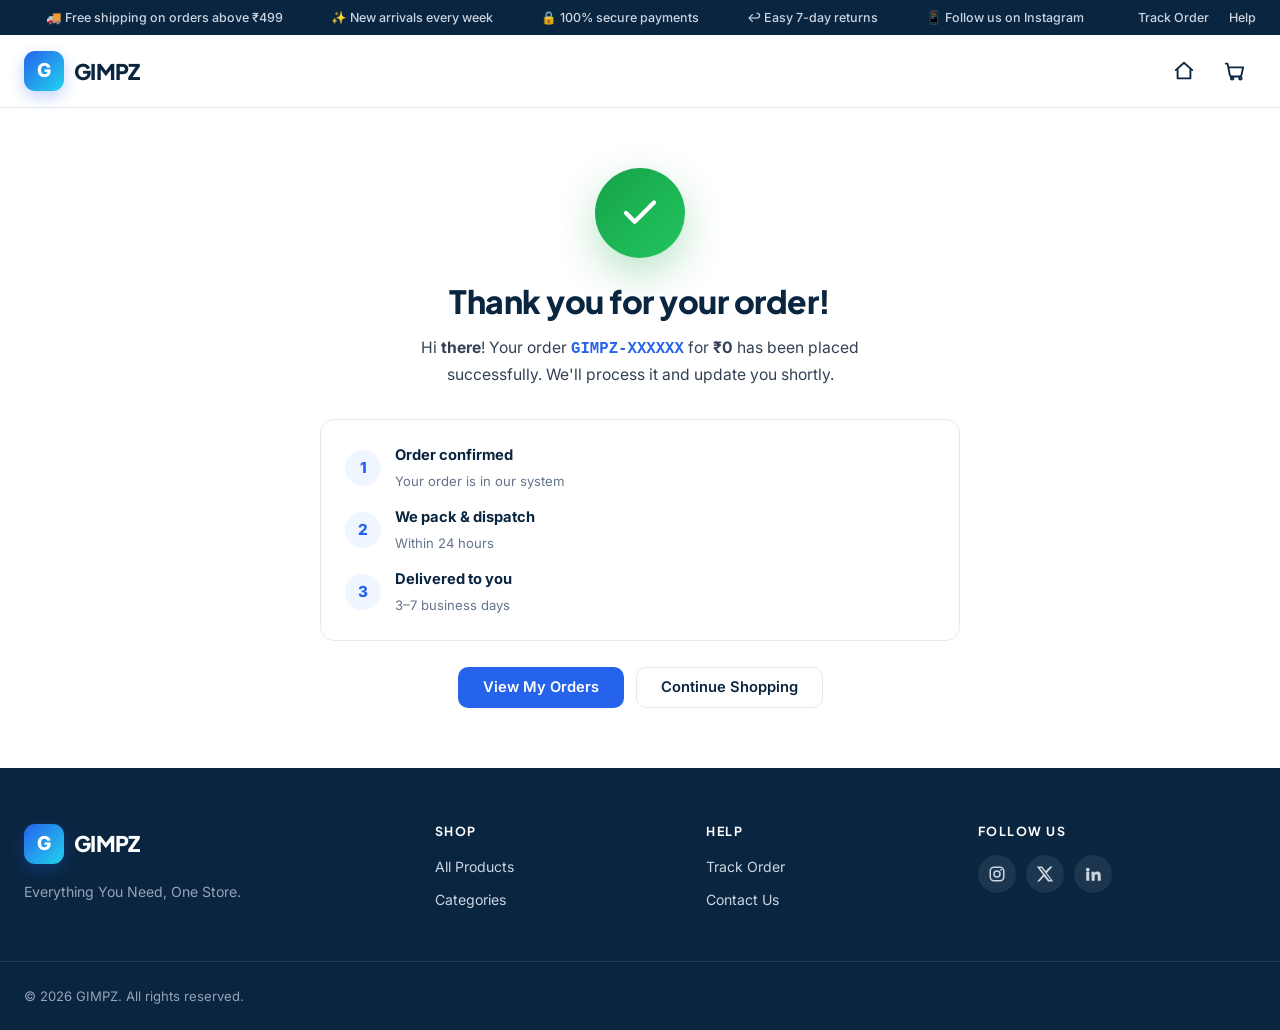
<file: order-success.html>
<!DOCTYPE html>
<html lang="en">
<head>
<meta charset="utf-8">
<meta name="viewport" content="width=device-width, initial-scale=1">
<meta name="theme-color" content="#0a2540">
<title>Order Placed — GIMPZ</title>
<link rel="icon" type="image/svg+xml" href="assets/favicon.svg">
<link rel="preconnect" href="https://fonts.googleapis.com">
<link rel="preconnect" href="https://fonts.gstatic.com" crossorigin>
<link href="https://fonts.googleapis.com/css2?family=Inter:wght@400;500;600;700;800&family=Plus+Jakarta+Sans:wght@500;600;700;800&display=swap" rel="stylesheet">
<!-- Google Analytics -->
<script async src="https://www.googletagmanager.com/gtag/js?id=G-JSHQ0GHMHV"></script>
<script>
  window.dataLayer = window.dataLayer || [];
  function gtag(){dataLayer.push(arguments);}
  gtag('js', new Date());
  gtag('config', 'G-JSHQ0GHMHV', { send_page_view: true });
</script>
  <!-- PWA -->
<link rel="manifest" href="manifest.json">
<meta name="theme-color" content="#0a2540">
<meta name="apple-mobile-web-app-capable" content="yes">
<meta name="apple-mobile-web-app-status-bar-style" content="black-translucent">
<meta name="apple-mobile-web-app-title" content="GIMPZ">
<link rel="apple-touch-icon" href="assets/favicon.svg">
<link rel="stylesheet" href="style.css">
<link rel="prefetch" href="account.html">
</head>
<body>

<div class="topbar">
  <div class="container topbar-inner">
    <div class="topbar-marquee">
      <div class="topbar-marquee-track">
        <a href="index.html#products">🚚 Free shipping on orders above ₹499</a>
        <a href="new-arrivals.html">✨ New arrivals every week</a>
        <a href="shipping.html">🔒 100% secure payments</a>
        <a href="returns.html">↩️ Easy 7-day returns</a>
        <a href="https://www.instagram.com/thegimpzz" target="_blank" rel="noopener">📱 Follow us on Instagram</a>
        <a href="best-sellers.html">💰 Best prices guaranteed</a>
        <a href="index.html#products">🚚 Free shipping on orders above ₹499</a>
        <a href="new-arrivals.html">✨ New arrivals every week</a>
        <a href="shipping.html">🔒 100% secure payments</a>
        <a href="returns.html">↩️ Easy 7-day returns</a>
        <a href="https://www.instagram.com/thegimpzz" target="_blank" rel="noopener">📱 Follow us on Instagram</a>
        <a href="best-sellers.html">💰 Best prices guaranteed</a>
      </div>
    </div>
    <span class="topbar-links">
      <a href="track-order.html">Track Order</a>
      <a href="contact.html">Help</a>
    </span>
  </div>
</div>

<header class="site-header">
  <div class="container header-inner">
    <a class="logo" href="index.html"><span class="logo-mark">G</span><span class="logo-text">GIMPZ</span></a>
    <nav class="header-actions">
      <a class="icon-btn" href="index.html" aria-label="Home">
        <svg viewBox="0 0 24 24" width="22" height="22" fill="none" stroke="currentColor" stroke-width="2" stroke-linecap="round" stroke-linejoin="round"><path d="M3 11l9-8 9 8"/><path d="M5 10v10h14V10"/></svg>
      </a>
      <a class="icon-btn cart-icon-btn" href="cart.html" aria-label="Cart">
        <svg viewBox="0 0 24 24" width="22" height="22" fill="none" stroke="currentColor" stroke-width="2" stroke-linecap="round" stroke-linejoin="round" aria-hidden="true"><path d="M3 4h2l2.4 12.2a2 2 0 0 0 2 1.8h8.7a2 2 0 0 0 2-1.6L22 8H6"/><circle cx="10" cy="20" r="1.4"/><circle cx="19" cy="20" r="1.4"/></svg>
        <span class="cart-badge" style="display:none">0</span>
      </a>
    </nav>
  </div>
</header>

<main id="main" class="page-success">
  <div class="container">
    <div id="orderSuccessContent" class="success-wrap">
      <div class="success-icon">
        <svg viewBox="0 0 24 24" width="42" height="42" fill="none" stroke="currentColor" stroke-width="2.5" stroke-linecap="round" stroke-linejoin="round" aria-hidden="true"><path d="M20 6L9 17l-5-5"/></svg>
      </div>
      <h1>Thank you for your order!</h1>
      <p class="success-lead">
        Hi <b id="orderCustomerName">there</b>! Your order
        <b id="orderSuccessNumber" style="color:#2563eb;font-family:monospace;">GIMPZ-XXXXXX</b>
        for <b id="orderTotalAmount">₹0</b> has been placed successfully.
        We'll process it and update you shortly.
      </p>

      <div class="success-steps">
        <div class="step"><div class="step-num">1</div><div><strong>Order confirmed</strong><span>Your order is in our system</span></div></div>
        <div class="step"><div class="step-num">2</div><div><strong>We pack &amp; dispatch</strong><span>Within 24 hours</span></div></div>
        <div class="step"><div class="step-num">3</div><div><strong>Delivered to you</strong><span>3–7 business days</span></div></div>
      </div>

      <div class="success-actions">
        <a class="btn btn-primary" href="account.html">View My Orders</a>
        <a class="btn btn-outline" href="index.html">Continue Shopping</a>
      </div>
    </div>
  </div>
</main>

<footer class="site-footer">
  <div class="container footer-grid">
    <div class="footer-brand">
      <div class="logo"><span class="logo-mark">G</span><span class="logo-text">GIMPZ</span></div>
      <p class="footer-desc">Everything You Need, One Store.</p>
    </div>
    <div class="footer-col">
      <h3>Shop</h3>
      <ul>
        <li><a href="index.html#products">All Products</a></li>
        <li><a href="index.html#categories">Categories</a></li>
      </ul>
    </div>
    <div class="footer-col">
      <h3>Help</h3>
      <ul>
        <li><a href="track-order.html">Track Order</a></li>
        <li><a href="contact.html">Contact Us</a></li>
      </ul>
    </div>
    <div class="footer-col">
      <h3>Follow Us</h3>
      <div class="social-row">
        <a class="social-link" href="https://www.instagram.com/thegimpzz" target="_blank" rel="noopener" aria-label="Instagram">
          <svg viewBox="0 0 24 24" width="18" height="18" fill="none" stroke="currentColor" stroke-width="2"><rect x="3" y="3" width="18" height="18" rx="5"/><circle cx="12" cy="12" r="4"/><circle cx="17.5" cy="6.5" r="1.2" fill="currentColor" stroke="none"/></svg>
        </a>
        <a class="social-link" href="https://x.com/TGimpzz49730" target="_blank" rel="noopener" aria-label="X">
          <svg viewBox="0 0 24 24" width="18" height="18" fill="currentColor"><path d="M18.9 2H22l-7.5 8.5L23 22h-6.9l-5.4-6.6L4.5 22H1.4l8-9.1L1 2h7.1l4.9 6.1L18.9 2zm-1.1 18h1.9L7.3 4H5.3l12.5 16z"/></svg>
        </a>
        <a class="social-link" href="https://www.linkedin.com/in/gimpz" target="_blank" rel="noopener" aria-label="LinkedIn">
          <svg viewBox="0 0 24 24" width="18" height="18" fill="currentColor"><path d="M4.98 3.5a2.5 2.5 0 1 1 0 5 2.5 2.5 0 0 1 0-5zM3 9h4v12H3zM10 9h3.8v1.7h.1c.5-1 1.8-2 3.7-2 4 0 4.7 2.5 4.7 5.9V21h-4v-5.6c0-1.3 0-3.1-1.9-3.1s-2.2 1.5-2.2 3V21h-4z"/></svg>
        </a>
      </div>
    </div>
  </div>
  <div class="container footer-bottom">
    <p>&copy; <span id="year">2026</span> GIMPZ. All rights reserved.</p>
  </div>
</footer>

<script src="script.js"></script>
<script>document.getElementById('year').textContent = new Date().getFullYear();</script>
  <!--Start of Tawk.to Script-->
<script type="text/javascript">
var Tawk_API=Tawk_API||{}, Tawk_LoadStart=new Date();
(function(){
var s1=document.createElement("script"),s0=document.getElementsByTagName("script")[0];
s1.async=true;
s1.src='https://embed.tawk.to/6ad24d45a5f76b34ccd3a1b5/1k52nrmqj';
s1.charset='UTF-8';
s1.setAttribute('crossorigin','*');
s0.parentNode.insertBefore(s1,s0);
})();
</script>
<!--End of Tawk.to Script-->
</body>
</html>
</file>
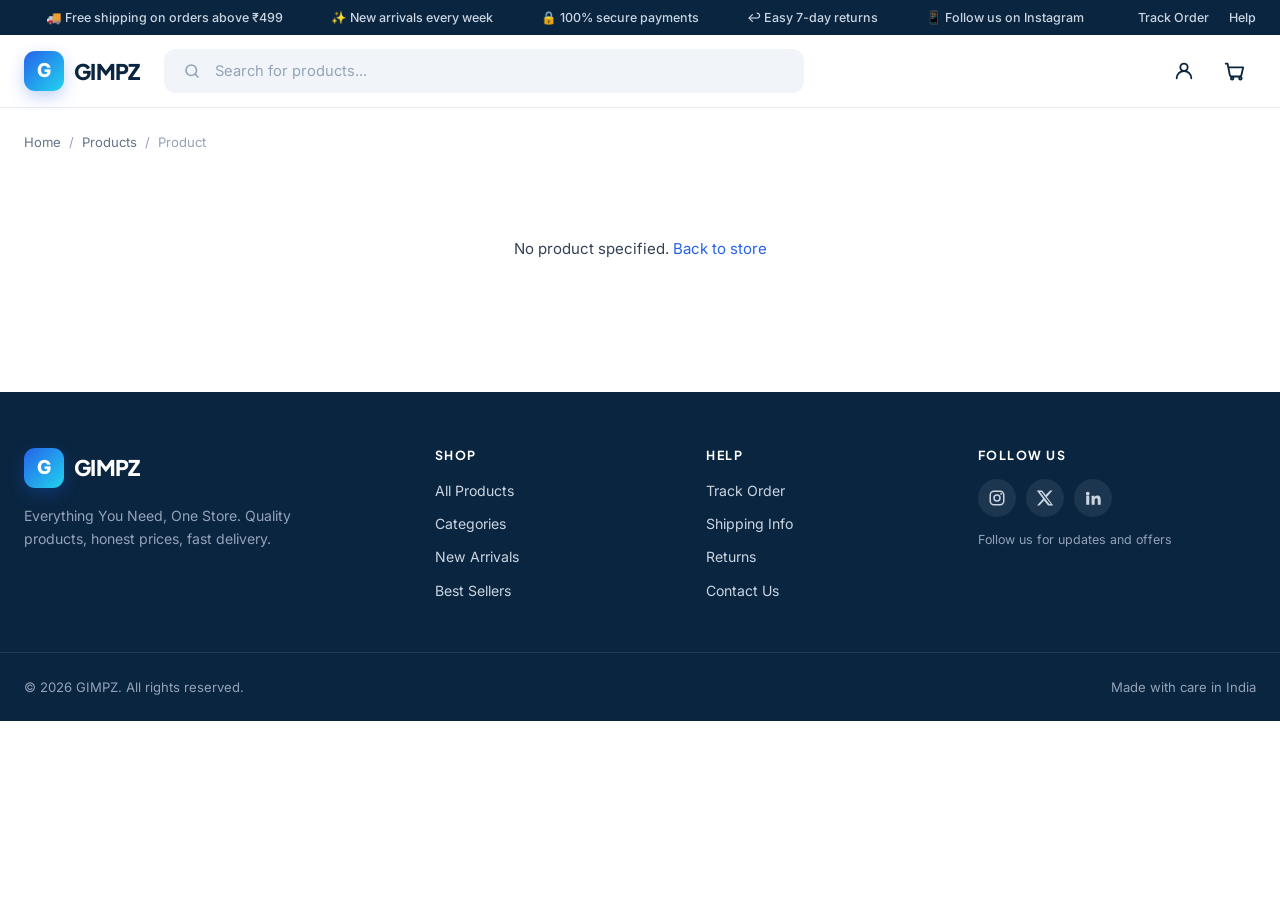
<file: product.html>
<!DOCTYPE html>
<html lang="en">
<head>
<meta charset="utf-8">
<meta name="viewport" content="width=device-width, initial-scale=1">
<meta name="theme-color" content="#0a2540">
<title>Product — GIMPZ</title>
<link rel="icon" type="image/svg+xml" href="assets/favicon.svg">
<link rel="preconnect" href="https://fonts.googleapis.com">
<link rel="preconnect" href="https://fonts.gstatic.com" crossorigin>
<link rel="preconnect" href="https://qyzevydprpkjslnesrxq.supabase.co" crossorigin>
<link rel="dns-prefetch" href="https://qyzevydprpkjslnesrxq.supabase.co">
<link href="https://fonts.googleapis.com/css2?family=Inter:wght@400;500;600;700;800&family=Plus+Jakarta+Sans:wght@500;600;700;800&display=swap" rel="stylesheet">
<script async src="https://www.googletagmanager.com/gtag/js?id=G-JSHQ0GHMHV"></script>
<script>
  window.dataLayer = window.dataLayer || [];
  function gtag(){dataLayer.push(arguments);}
  gtag('js', new Date());
  gtag('config', 'G-JSHQ0GHMHV', { send_page_view: true });
</script>
<link rel="manifest" href="manifest.json">
<meta name="theme-color" content="#0a2540">
<meta name="apple-mobile-web-app-capable" content="yes">
<meta name="apple-mobile-web-app-status-bar-style" content="black-translucent">
<meta name="apple-mobile-web-app-title" content="GIMPZ">
<link rel="apple-touch-icon" href="assets/favicon.svg">
<link rel="stylesheet" href="style.css">
</head>
<body>

<div class="topbar">
  <div class="container topbar-inner">
    <div class="topbar-marquee">
      <div class="topbar-marquee-track">
        <a href="index.html#products">🚚 Free shipping on orders above ₹499</a>
        <a href="new-arrivals.html">✨ New arrivals every week</a>
        <a href="shipping.html">🔒 100% secure payments</a>
        <a href="returns.html">↩️ Easy 7-day returns</a>
        <a href="https://www.instagram.com/thegimpzz" target="_blank" rel="noopener">📱 Follow us on Instagram</a>
        <a href="best-sellers.html">💰 Best prices guaranteed</a>
        <a href="index.html#products">🚚 Free shipping on orders above ₹499</a>
        <a href="new-arrivals.html">✨ New arrivals every week</a>
        <a href="shipping.html">🔒 100% secure payments</a>
        <a href="returns.html">↩️ Easy 7-day returns</a>
        <a href="https://www.instagram.com/thegimpzz" target="_blank" rel="noopener">📱 Follow us on Instagram</a>
        <a href="best-sellers.html">💰 Best prices guaranteed</a>
      </div>
    </div>
    <span class="topbar-links">
      <a href="track-order.html">Track Order</a>
      <a href="contact.html">Help</a>
    </span>
  </div>
</div>

<header class="site-header">
  <div class="container header-inner">
    <a class="logo" href="index.html"><span class="logo-mark">G</span><span class="logo-text">GIMPZ</span></a>
    <form class="header-search" role="search" onsubmit="location.href='index.html';return false;">
      <svg viewBox="0 0 24 24" width="18" height="18" fill="none" stroke="currentColor" stroke-width="2.2" stroke-linecap="round" aria-hidden="true"><circle cx="11" cy="11" r="7"/><path d="M20 20l-3.6-3.6"/></svg>
      <input type="search" placeholder="Search for products..." aria-label="Search products">
    </form>
    <nav class="header-actions">
      <a class="icon-btn" href="account.html" aria-label="Account">
        <svg viewBox="0 0 24 24" width="22" height="22" fill="none" stroke="currentColor" stroke-width="2" stroke-linecap="round" stroke-linejoin="round" aria-hidden="true"><circle cx="12" cy="8" r="4"/><path d="M4 20a8 8 0 0 1 16 0"/></svg>
      </a>
      <a class="icon-btn cart-icon-btn" href="cart.html" aria-label="Cart">
        <svg viewBox="0 0 24 24" width="22" height="22" fill="none" stroke="currentColor" stroke-width="2" stroke-linecap="round" stroke-linejoin="round" aria-hidden="true"><path d="M3 4h2l2.4 12.2a2 2 0 0 0 2 1.8h8.7a2 2 0 0 0 2-1.6L22 8H6"/><circle cx="10" cy="20" r="1.4"/><circle cx="19" cy="20" r="1.4"/></svg>
        <span class="cart-badge" style="display:none">0</span>
      </a>
    </nav>
  </div>
</header>

<main id="main" class="page-product">
  <div class="container">
    <nav class="breadcrumb">
      <a href="index.html">Home</a><span>/</span>
      <a href="index.html#products">Products</a><span>/</span>
      <span>Product</span>
    </nav>
    <div id="productDetail"></div>

    <!-- REVIEWS SECTION -->
    <section class="reviews-section" id="reviewsSection" style="display:none;">
      <div class="reviews-header">
        <h2 class="reviews-title">Customer Reviews</h2>
        <div class="reviews-summary" id="reviewsSummary"></div>
      </div>

      <div class="reviews-grid">
        <div class="reviews-list-wrap">
          <div id="reviewsList" class="reviews-list"></div>
        </div>
        <div class="reviews-form-wrap">
          <div class="review-form-card">
            <h3 id="reviewFormTitle">Write a review</h3>
            <div id="reviewSignedOut" style="display:none;">
              <p style="font-size:.88rem;color:#64748b;line-height:1.6;margin-bottom:14px;">Sign in to share your experience with this product.</p>
              <a class="btn btn-primary" id="reviewSignInBtn" href="login.html" style="width:100%;">Sign In to Review</a>
            </div>
            <form id="reviewForm" style="display:none;">
              <div class="review-field">
                <label>Your rating *</label>
                <div class="star-picker" id="starPicker">
                  <button type="button" class="star-btn" data-star="1" aria-label="1 star">★</button>
                  <button type="button" class="star-btn" data-star="2" aria-label="2 stars">★</button>
                  <button type="button" class="star-btn" data-star="3" aria-label="3 stars">★</button>
                  <button type="button" class="star-btn" data-star="4" aria-label="4 stars">★</button>
                  <button type="button" class="star-btn" data-star="5" aria-label="5 stars">★</button>
                </div>
                <input type="hidden" id="reviewRating" value="0">
              </div>
              <div class="review-field">
                <label for="reviewTitle">Title (optional)</label>
                <input type="text" id="reviewTitle" placeholder="e.g. Great quality!" maxlength="80">
              </div>
              <div class="review-field">
                <label for="reviewComment">Your review *</label>
                <textarea id="reviewComment" rows="4" placeholder="Tell others what you liked or disliked..." maxlength="800" required></textarea>
              </div>
              <button type="submit" class="btn btn-primary btn-block" id="reviewSubmitBtn">Submit Review</button>
              <p class="form-status" id="reviewStatus" role="status"></p>
            </form>
          </div>
        </div>
      </div>
    </section>

    <!-- RELATED PRODUCTS -->
    <section class="related-products" id="relatedProductsSection" style="display:none;">
      <div class="related-header">
        <h2 class="related-title" id="relatedProductsTitle">You may also like</h2>
        <p class="related-sub">Handpicked based on this product</p>
      </div>
      <div class="product-grid" id="relatedProductsGrid"></div>
    </section>

    <!-- RECENTLY VIEWED -->
    <section class="related-products" id="recentlyViewedSection" style="display:none;">
      <div class="related-header">
        <h2 class="related-title">Recently viewed</h2>
        <p class="related-sub">Products you've looked at</p>
      </div>
      <div class="product-grid" id="recentlyViewedGrid"></div>
    </section>
  </div>
</main>

<footer class="site-footer">
  <div class="container footer-grid">
    <div class="footer-brand">
      <div class="logo"><span class="logo-mark">G</span><span class="logo-text">GIMPZ</span></div>
      <p class="footer-desc">Everything You Need, One Store. Quality products, honest prices, fast delivery.</p>
    </div>
    <div class="footer-col">
      <h3>Shop</h3>
      <ul>
        <li><a href="index.html#products">All Products</a></li>
        <li><a href="index.html#categories">Categories</a></li>
        <li><a href="new-arrivals.html">New Arrivals</a></li>
        <li><a href="best-sellers.html">Best Sellers</a></li>
      </ul>
    </div>
    <div class="footer-col">
      <h3>Help</h3>
      <ul>
        <li><a href="track-order.html">Track Order</a></li>
        <li><a href="shipping.html">Shipping Info</a></li>
        <li><a href="returns.html">Returns</a></li>
        <li><a href="contact.html">Contact Us</a></li>
      </ul>
    </div>
    <div class="footer-col">
      <h3>Follow Us</h3>
      <div class="social-row">
        <a class="social-link" href="https://www.instagram.com/thegimpzz" target="_blank" rel="noopener" aria-label="Instagram">
          <svg viewBox="0 0 24 24" width="18" height="18" fill="none" stroke="currentColor" stroke-width="2"><rect x="3" y="3" width="18" height="18" rx="5"/><circle cx="12" cy="12" r="4"/><circle cx="17.5" cy="6.5" r="1.2" fill="currentColor" stroke="none"/></svg>
        </a>
        <a class="social-link" href="https://x.com/TGimpzz49730" target="_blank" rel="noopener" aria-label="X">
          <svg viewBox="0 0 24 24" width="18" height="18" fill="currentColor"><path d="M18.9 2H22l-7.5 8.5L23 22h-6.9l-5.4-6.6L4.5 22H1.4l8-9.1L1 2h7.1l4.9 6.1L18.9 2zm-1.1 18h1.9L7.3 4H5.3l12.5 16z"/></svg>
        </a>
        <a class="social-link" href="https://www.linkedin.com/in/gimpz" target="_blank" rel="noopener" aria-label="LinkedIn">
          <svg viewBox="0 0 24 24" width="18" height="18" fill="currentColor"><path d="M4.98 3.5a2.5 2.5 0 1 1 0 5 2.5 2.5 0 0 1 0-5zM3 9h4v12H3zM10 9h3.8v1.7h.1c.5-1 1.8-2 3.7-2 4 0 4.7 2.5 4.7 5.9V21h-4v-5.6c0-1.3 0-3.1-1.9-3.1s-2.2 1.5-2.2 3V21h-4z"/></svg>
        </a>
      </div>
      <p class="social-note">Follow us for updates and offers</p>
    </div>
  </div>
  <div class="container footer-bottom">
    <p>&copy; <span id="year">2026</span> GIMPZ. All rights reserved.</p>
    <p>Made with care in India</p>
  </div>
</footer>

<script src="script.js"></script>
<script>document.getElementById('year').textContent = new Date().getFullYear();</script>

<!-- JSON-LD: Dynamic Product Schema (auto-generated per product) -->
<script>
(function(){
  var attempts = 0;
  var maxAttempts = 40;
  var timer = setInterval(function(){
    attempts++;
    var detail = document.getElementById('productDetail');
    if (!detail) return;

    var titleEl = detail.querySelector('.pd-title');
    var priceEl = detail.querySelector('.pd-now');
    var ratingEl = detail.querySelector('.rating-pill');
    var stockEl = detail.querySelector('.pd-stock');
    var descEl = detail.querySelector('.pd-desc');
    var brandEl = detail.querySelector('.pd-brand');
    var imgEl = detail.querySelector('#pdMainImage');

    if (!titleEl || !priceEl) {
      if (attempts >= maxAttempts) clearInterval(timer);
      return;
    }

    clearInterval(timer);

    var name = titleEl.textContent.trim();
    var priceText = priceEl.textContent.replace(/[^0-9]/g, '');
    var price = Number(priceText) || 0;
    var ratingText = ratingEl ? ratingEl.textContent.trim() : '';
    var ratingMatch = ratingText.match(/[\d.]+/);
    var rating = ratingMatch ? parseFloat(ratingMatch[0]) : null;
    var stock = stockEl ? stockEl.textContent.trim() : 'In Stock';
    var description = descEl ? descEl.textContent.trim().slice(0, 300) : '';
    var brand = brandEl ? brandEl.textContent.trim() : 'GIMPZ';
    var img = imgEl ? imgEl.src : '';

    var url = window.location.href;
    var sku = new URLSearchParams(location.search).get('id') || '0';

    var schema = {
      "@context": "https://schema.org",
      "@type": "Product",
      "name": name,
      "image": img,
      "description": description,
      "brand": { "@type": "Brand", "name": brand },
      "sku": "GIMPZ-" + sku,
      "offers": {
        "@type": "Offer",
        "url": url,
        "priceCurrency": "INR",
        "price": price,
        "availability": stock.toLowerCase().indexOf('out') === -1
          ? "https://schema.org/InStock"
          : "https://schema.org/OutOfStock",
        "seller": { "@type": "Organization", "name": "GIMPZ" }
      }
    };

    if (rating) {
      schema.aggregateRating = {
        "@type": "AggregateRating",
        "ratingValue": rating,
        "bestRating": 5,
        "worstRating": 1,
        "reviewCount": 10
      };
    }

    var script = document.createElement('script');
    script.type = 'application/ld+json';
    script.textContent = JSON.stringify(schema);
    document.head.appendChild(script);
  }, 500);
})();
</script>

<!--Start of Tawk.to Script-->
<script type="text/javascript">
var Tawk_API=Tawk_API||{}, Tawk_LoadStart=new Date();
(function(){
var s1=document.createElement("script"),s0=document.getElementsByTagName("script")[0];
s1.async=true;
s1.src='https://embed.tawk.to/6ad24d45a5f76b34ccd3a1b5/1k52nrmqj';
s1.charset='UTF-8';
s1.setAttribute('crossorigin','*');
s0.parentNode.insertBefore(s1,s0);
})();
</script>
<!--End of Tawk.to Script-->
</body>
</html>
</file>
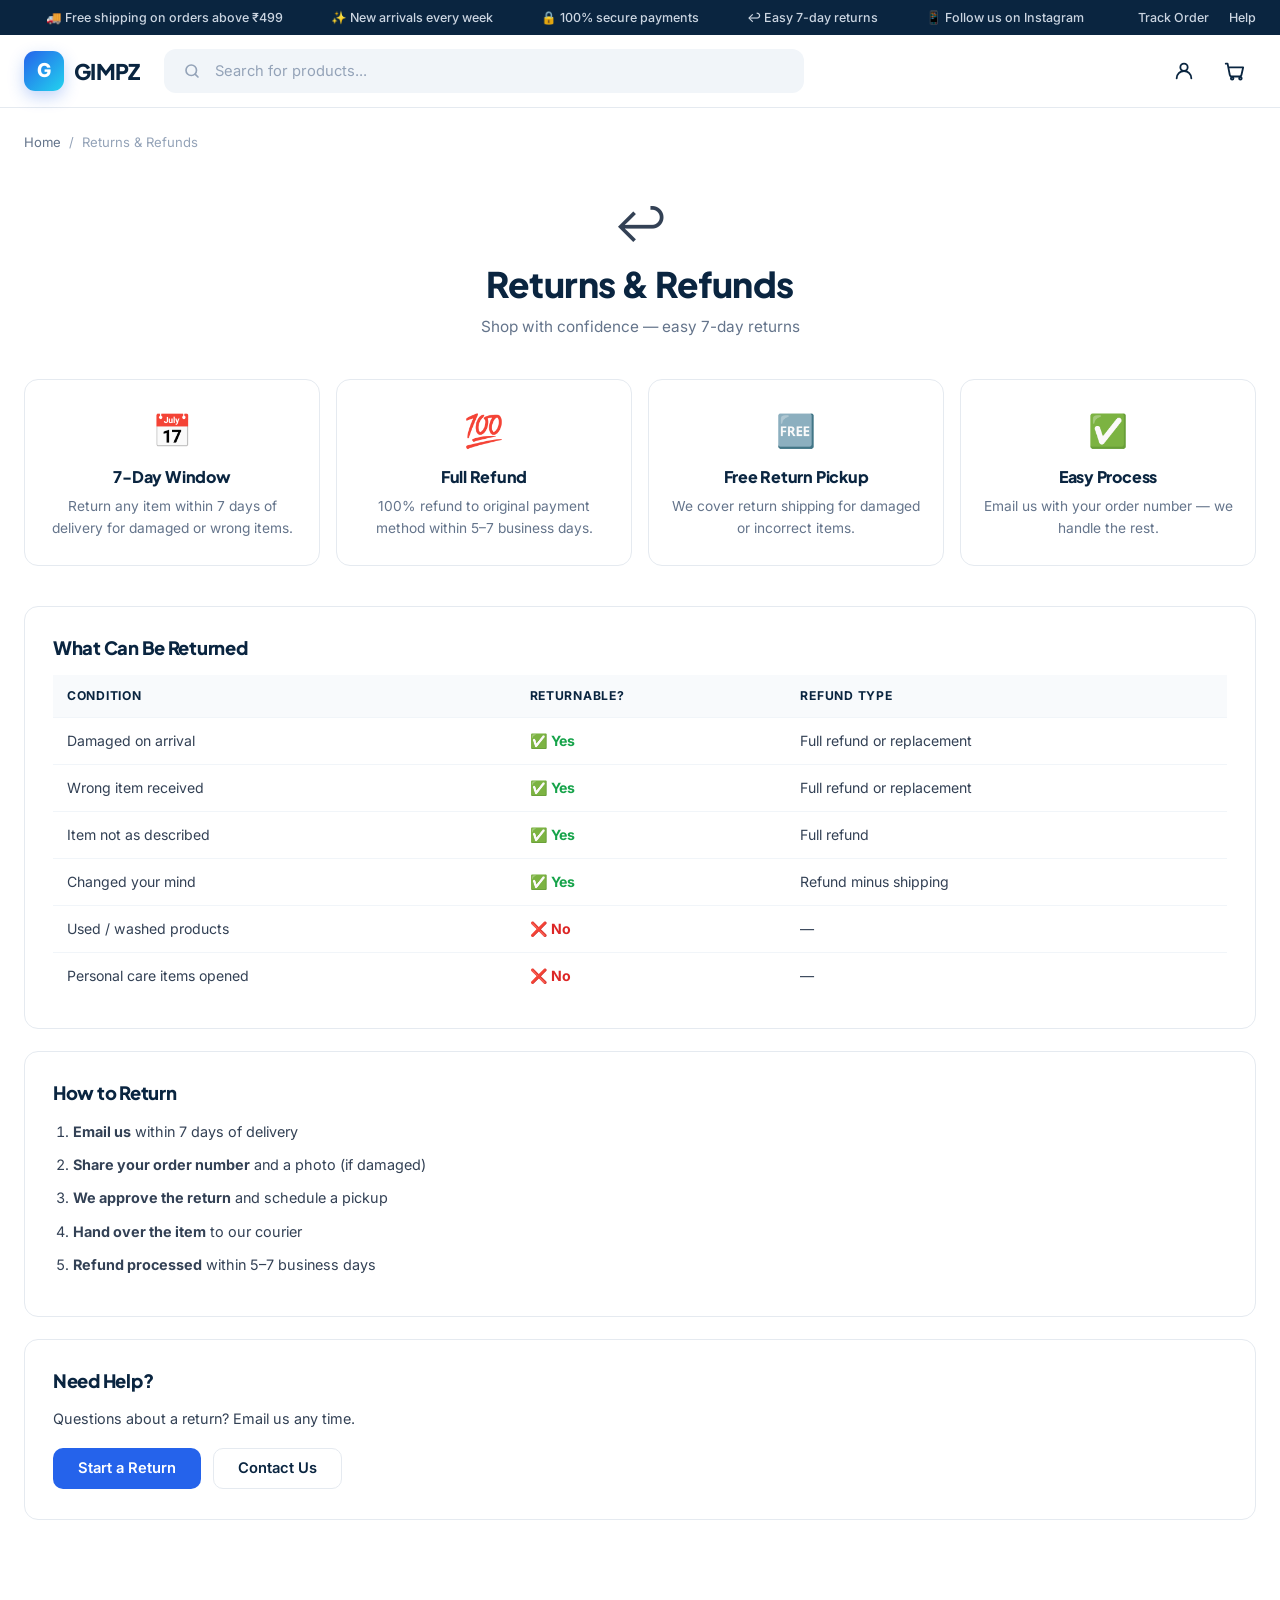
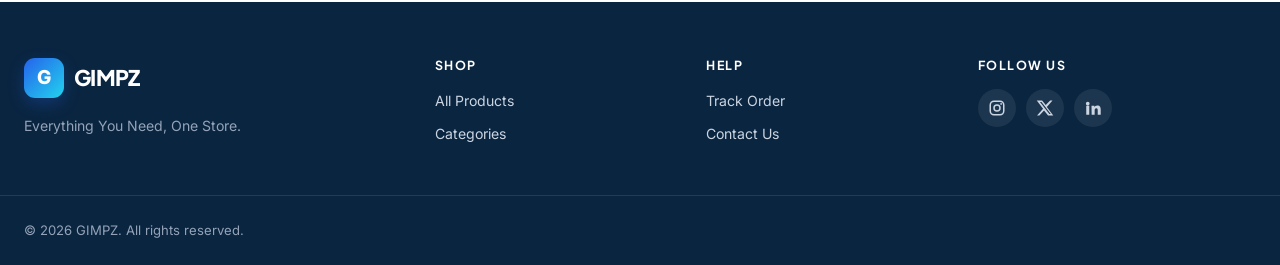
<file: returns.html>
<!DOCTYPE html>
<html lang="en">
<head>
<meta charset="utf-8">
<meta name="viewport" content="width=device-width, initial-scale=1">
<meta name="theme-color" content="#0a2540">
<title>Returns & Refunds — GIMPZ</title>
  <meta name="description" content="GIMPZ returns & refunds — 7-day easy returns, full refunds, free return pickup for damaged items.">
<link rel="canonical" href="https://anuragxee.github.io/gimpz/returns.html">
<meta property="og:type" content="website">
<meta property="og:site_name" content="GIMPZ">
<meta property="og:title" content="Returns & Refunds — GIMPZ">
<meta property="og:description" content="7-day easy returns with full refunds.">
<meta property="og:url" content="https://anuragxee.github.io/gimpz/returns.html">
<meta property="og:image" content="https://anuragxee.github.io/gimpz/assets/og-image.svg">
<meta property="og:locale" content="en_IN">
<meta name="twitter:card" content="summary_large_image">
<meta name="twitter:title" content="Returns & Refunds — GIMPZ">
<meta name="twitter:description" content="7-day easy returns.">
<meta name="twitter:image" content="https://anuragxee.github.io/gimpz/assets/og-image.svg">
<link rel="icon" type="image/svg+xml" href="assets/favicon.svg">
<link rel="preconnect" href="https://fonts.googleapis.com">
<link rel="preconnect" href="https://fonts.gstatic.com" crossorigin>
<link href="https://fonts.googleapis.com/css2?family=Inter:wght@400;500;600;700;800&family=Plus+Jakarta+Sans:wght@500;600;700;800&display=swap" rel="stylesheet">
<!-- Google Analytics -->
<script async src="https://www.googletagmanager.com/gtag/js?id=G-JSHQ0GHMHV"></script>
<script>
  window.dataLayer = window.dataLayer || [];
  function gtag(){dataLayer.push(arguments);}
  gtag('js', new Date());
  gtag('config', 'G-JSHQ0GHMHV', { send_page_view: true });
</script>
  <!-- PWA -->
<link rel="manifest" href="manifest.json">
<meta name="theme-color" content="#0a2540">
<meta name="apple-mobile-web-app-capable" content="yes">
<meta name="apple-mobile-web-app-status-bar-style" content="black-translucent">
<meta name="apple-mobile-web-app-title" content="GIMPZ">
<link rel="apple-touch-icon" href="assets/favicon.svg">
<link rel="stylesheet" href="style.css">
</head>
<body>

<div class="topbar">
  <div class="container topbar-inner">
    <div class="topbar-marquee">
      <div class="topbar-marquee-track">
        <a href="index.html#products">🚚 Free shipping on orders above ₹499</a>
        <a href="new-arrivals.html">✨ New arrivals every week</a>
        <a href="shipping.html">🔒 100% secure payments</a>
        <a href="returns.html">↩️ Easy 7-day returns</a>
        <a href="https://www.instagram.com/thegimpzz" target="_blank" rel="noopener">📱 Follow us on Instagram</a>
        <a href="best-sellers.html">💰 Best prices guaranteed</a>
        <a href="index.html#products">🚚 Free shipping on orders above ₹499</a>
        <a href="new-arrivals.html">✨ New arrivals every week</a>
        <a href="shipping.html">🔒 100% secure payments</a>
        <a href="returns.html">↩️ Easy 7-day returns</a>
        <a href="https://www.instagram.com/thegimpzz" target="_blank" rel="noopener">📱 Follow us on Instagram</a>
        <a href="best-sellers.html">💰 Best prices guaranteed</a>
      </div>
    </div>
    <span class="topbar-links">
      <a href="track-order.html">Track Order</a>
      <a href="contact.html">Help</a>
    </span>
  </div>
</div>

<header class="site-header">
  <div class="container header-inner">
    <a class="logo" href="index.html"><span class="logo-mark">G</span><span class="logo-text">GIMPZ</span></a>
    <form class="header-search" role="search" onsubmit="location.href='index.html';return false;">
      <svg viewBox="0 0 24 24" width="18" height="18" fill="none" stroke="currentColor" stroke-width="2.2" stroke-linecap="round" aria-hidden="true"><circle cx="11" cy="11" r="7"/><path d="M20 20l-3.6-3.6"/></svg>
      <input type="search" placeholder="Search for products..." aria-label="Search products">
    </form>
    <nav class="header-actions">
      <a class="icon-btn" href="account.html" aria-label="Account">
        <svg viewBox="0 0 24 24" width="22" height="22" fill="none" stroke="currentColor" stroke-width="2" stroke-linecap="round" stroke-linejoin="round" aria-hidden="true"><circle cx="12" cy="8" r="4"/><path d="M4 20a8 8 0 0 1 16 0"/></svg>
      </a>
      <a class="icon-btn cart-icon-btn" href="cart.html" aria-label="Cart">
        <svg viewBox="0 0 24 24" width="22" height="22" fill="none" stroke="currentColor" stroke-width="2" stroke-linecap="round" stroke-linejoin="round" aria-hidden="true"><path d="M3 4h2l2.4 12.2a2 2 0 0 0 2 1.8h8.7a2 2 0 0 0 2-1.6L22 8H6"/><circle cx="10" cy="20" r="1.4"/><circle cx="19" cy="20" r="1.4"/></svg>
        <span class="cart-badge" style="display:none">0</span>
      </a>
    </nav>
  </div>
</header>

<main id="main" class="page-info">
  <div class="container">
    <nav class="breadcrumb"><a href="index.html">Home</a><span>/</span><span>Returns & Refunds</span></nav>
    <div class="info-hero">
      <div class="info-hero-icon">↩️</div>
      <h1>Returns & Refunds</h1>
      <p>Shop with confidence — easy 7-day returns</p>
    </div>
    <div class="info-grid">
      <div class="info-card"><div class="info-card-icon">📅</div><h3>7-Day Window</h3><p>Return any item within 7 days of delivery for damaged or wrong items.</p></div>
      <div class="info-card"><div class="info-card-icon">💯</div><h3>Full Refund</h3><p>100% refund to original payment method within 5–7 business days.</p></div>
      <div class="info-card"><div class="info-card-icon">🆓</div><h3>Free Return Pickup</h3><p>We cover return shipping for damaged or incorrect items.</p></div>
      <div class="info-card"><div class="info-card-icon">✅</div><h3>Easy Process</h3><p>Email us with your order number — we handle the rest.</p></div>
    </div>
    <section class="info-section">
      <h2>What Can Be Returned</h2>
      <table class="info-table">
        <thead><tr><th>Condition</th><th>Returnable?</th><th>Refund Type</th></tr></thead>
        <tbody>
          <tr><td>Damaged on arrival</td><td><b style="color:#16a34a">✅ Yes</b></td><td>Full refund or replacement</td></tr>
          <tr><td>Wrong item received</td><td><b style="color:#16a34a">✅ Yes</b></td><td>Full refund or replacement</td></tr>
          <tr><td>Item not as described</td><td><b style="color:#16a34a">✅ Yes</b></td><td>Full refund</td></tr>
          <tr><td>Changed your mind</td><td><b style="color:#16a34a">✅ Yes</b></td><td>Refund minus shipping</td></tr>
          <tr><td>Used / washed products</td><td><b style="color:#dc2626">❌ No</b></td><td>—</td></tr>
          <tr><td>Personal care items opened</td><td><b style="color:#dc2626">❌ No</b></td><td>—</td></tr>
        </tbody>
      </table>
    </section>
    <section class="info-section">
      <h2>How to Return</h2>
      <ol class="info-steps">
        <li><b>Email us</b> within 7 days of delivery</li>
        <li><b>Share your order number</b> and a photo (if damaged)</li>
        <li><b>We approve the return</b> and schedule a pickup</li>
        <li><b>Hand over the item</b> to our courier</li>
        <li><b>Refund processed</b> within 5–7 business days</li>
      </ol>
    </section>
    <section class="info-section">
      <h2>Need Help?</h2>
      <p>Questions about a return? Email us any time.</p>
      <div class="info-actions">
        <a class="btn btn-primary" href="mailto:thegimpzzstore@gmail.com?subject=Return%20Request">Start a Return</a>
        <a class="btn btn-outline" href="contact.html">Contact Us</a>
      </div>
    </section>
  </div>
</main>

<footer class="site-footer">
  <div class="container footer-grid">
    <div class="footer-brand">
      <div class="logo"><span class="logo-mark">G</span><span class="logo-text">GIMPZ</span></div>
      <p class="footer-desc">Everything You Need, One Store.</p>
    </div>
    <div class="footer-col">
      <h3>Shop</h3>
      <ul>
        <li><a href="index.html#products">All Products</a></li>
        <li><a href="index.html#categories">Categories</a></li>
      </ul>
    </div>
    <div class="footer-col">
      <h3>Help</h3>
      <ul>
        <li><a href="track-order.html">Track Order</a></li>
        <li><a href="contact.html">Contact Us</a></li>
      </ul>
    </div>
    <div class="footer-col">
      <h3>Follow Us</h3>
      <div class="social-row">
        <a class="social-link" href="https://www.instagram.com/thegimpzz" target="_blank" rel="noopener" aria-label="Instagram">
          <svg viewBox="0 0 24 24" width="18" height="18" fill="none" stroke="currentColor" stroke-width="2"><rect x="3" y="3" width="18" height="18" rx="5"/><circle cx="12" cy="12" r="4"/><circle cx="17.5" cy="6.5" r="1.2" fill="currentColor" stroke="none"/></svg>
        </a>
        <a class="social-link" href="https://x.com/TGimpzz49730" target="_blank" rel="noopener" aria-label="X">
          <svg viewBox="0 0 24 24" width="18" height="18" fill="currentColor"><path d="M18.9 2H22l-7.5 8.5L23 22h-6.9l-5.4-6.6L4.5 22H1.4l8-9.1L1 2h7.1l4.9 6.1L18.9 2zm-1.1 18h1.9L7.3 4H5.3l12.5 16z"/></svg>
        </a>
        <a class="social-link" href="https://www.linkedin.com/in/gimpz" target="_blank" rel="noopener" aria-label="LinkedIn">
          <svg viewBox="0 0 24 24" width="18" height="18" fill="currentColor"><path d="M4.98 3.5a2.5 2.5 0 1 1 0 5 2.5 2.5 0 0 1 0-5zM3 9h4v12H3zM10 9h3.8v1.7h.1c.5-1 1.8-2 3.7-2 4 0 4.7 2.5 4.7 5.9V21h-4v-5.6c0-1.3 0-3.1-1.9-3.1s-2.2 1.5-2.2 3V21h-4z"/></svg>
        </a>
      </div>
    </div>
  </div>
  <div class="container footer-bottom">
    <p>&copy; <span id="year">2026</span> GIMPZ. All rights reserved.</p>
  </div>
</footer>

<script src="script.js"></script>
<script>document.getElementById('year').textContent = new Date().getFullYear();</script>
  <!--Start of Tawk.to Script-->
<script type="text/javascript">
var Tawk_API=Tawk_API||{}, Tawk_LoadStart=new Date();
(function(){
var s1=document.createElement("script"),s0=document.getElementsByTagName("script")[0];
s1.async=true;
s1.src='https://embed.tawk.to/6ad24d45a5f76b34ccd3a1b5/1k52nrmqj';
s1.charset='UTF-8';
s1.setAttribute('crossorigin','*');
s0.parentNode.insertBefore(s1,s0);
})();
</script>
<!--End of Tawk.to Script-->
</body>
</html>
</file>
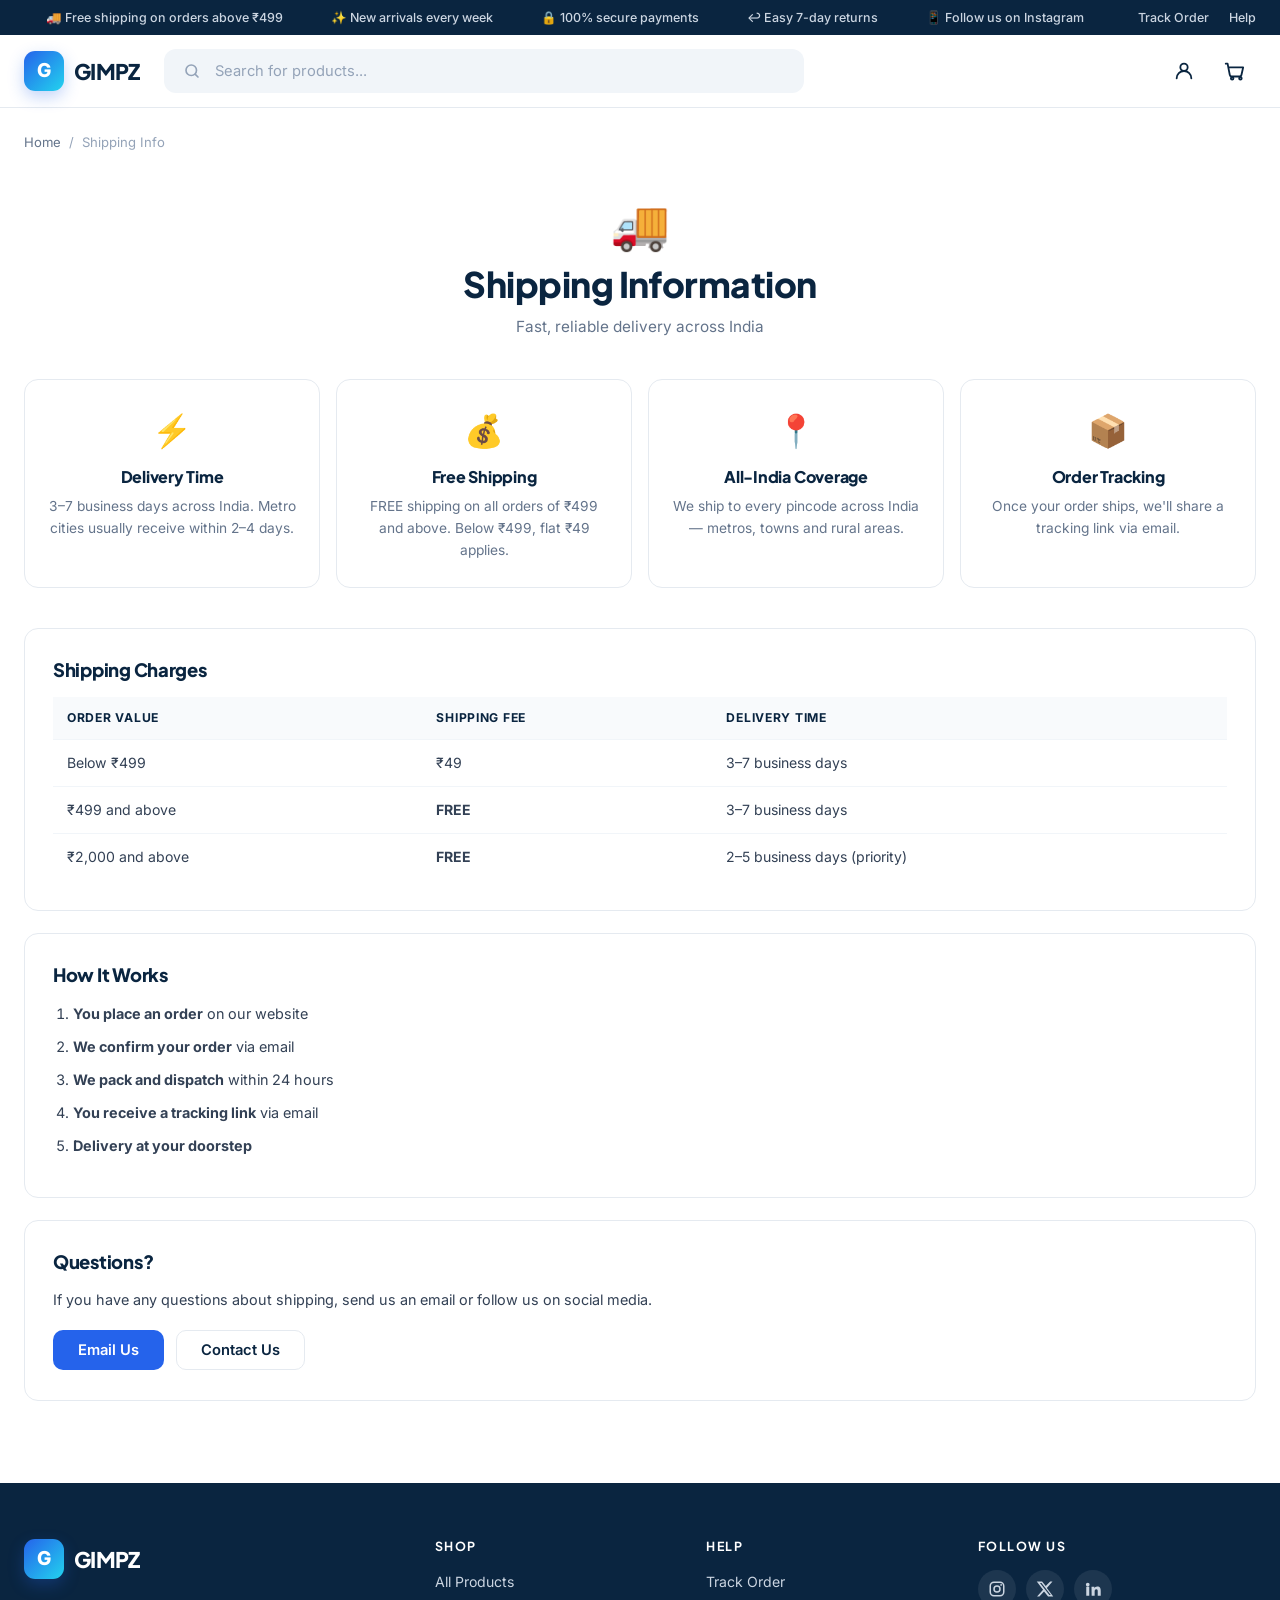
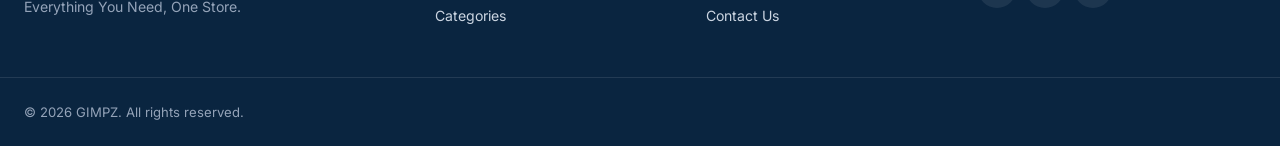
<file: shipping.html>
<!DOCTYPE html>
<html lang="en">
<head>
<meta charset="utf-8">
<meta name="viewport" content="width=device-width, initial-scale=1">
<meta name="theme-color" content="#0a2540">
<title>Shipping Info — GIMPZ</title>
  <meta name="description" content="GIMPZ shipping information — free shipping above ₹499, 3-7 day delivery across India, order tracking.">
<link rel="canonical" href="https://anuragxee.github.io/gimpz/shipping.html">
<meta property="og:type" content="website">
<meta property="og:site_name" content="GIMPZ">
<meta property="og:title" content="Shipping Info — GIMPZ">
<meta property="og:description" content="Free shipping above ₹499. Fast delivery across India.">
<meta property="og:url" content="https://anuragxee.github.io/gimpz/shipping.html">
<meta property="og:image" content="https://anuragxee.github.io/gimpz/assets/og-image.svg">
<meta property="og:locale" content="en_IN">
<meta name="twitter:card" content="summary_large_image">
<meta name="twitter:title" content="Shipping Info — GIMPZ">
<meta name="twitter:description" content="Fast delivery across India.">
<meta name="twitter:image" content="https://anuragxee.github.io/gimpz/assets/og-image.svg">
<link rel="icon" type="image/svg+xml" href="assets/favicon.svg">
<link rel="preconnect" href="https://fonts.googleapis.com">
<link rel="preconnect" href="https://fonts.gstatic.com" crossorigin>
<link href="https://fonts.googleapis.com/css2?family=Inter:wght@400;500;600;700;800&family=Plus+Jakarta+Sans:wght@500;600;700;800&display=swap" rel="stylesheet">
<!-- Google Analytics -->
<script async src="https://www.googletagmanager.com/gtag/js?id=G-JSHQ0GHMHV"></script>
<script>
  window.dataLayer = window.dataLayer || [];
  function gtag(){dataLayer.push(arguments);}
  gtag('js', new Date());
  gtag('config', 'G-JSHQ0GHMHV', { send_page_view: true });
</script>
  <!-- PWA -->
<link rel="manifest" href="manifest.json">
<meta name="theme-color" content="#0a2540">
<meta name="apple-mobile-web-app-capable" content="yes">
<meta name="apple-mobile-web-app-status-bar-style" content="black-translucent">
<meta name="apple-mobile-web-app-title" content="GIMPZ">
<link rel="apple-touch-icon" href="assets/favicon.svg">
<link rel="stylesheet" href="style.css">
</head>
<body>

<div class="topbar">
  <div class="container topbar-inner">
    <div class="topbar-marquee">
      <div class="topbar-marquee-track">
        <a href="index.html#products">🚚 Free shipping on orders above ₹499</a>
        <a href="new-arrivals.html">✨ New arrivals every week</a>
        <a href="shipping.html">🔒 100% secure payments</a>
        <a href="returns.html">↩️ Easy 7-day returns</a>
        <a href="https://www.instagram.com/thegimpzz" target="_blank" rel="noopener">📱 Follow us on Instagram</a>
        <a href="best-sellers.html">💰 Best prices guaranteed</a>
        <a href="index.html#products">🚚 Free shipping on orders above ₹499</a>
        <a href="new-arrivals.html">✨ New arrivals every week</a>
        <a href="shipping.html">🔒 100% secure payments</a>
        <a href="returns.html">↩️ Easy 7-day returns</a>
        <a href="https://www.instagram.com/thegimpzz" target="_blank" rel="noopener">📱 Follow us on Instagram</a>
        <a href="best-sellers.html">💰 Best prices guaranteed</a>
      </div>
    </div>
    <span class="topbar-links">
      <a href="track-order.html">Track Order</a>
      <a href="contact.html">Help</a>
    </span>
  </div>
</div>

<header class="site-header">
  <div class="container header-inner">
    <a class="logo" href="index.html"><span class="logo-mark">G</span><span class="logo-text">GIMPZ</span></a>
    <form class="header-search" role="search" onsubmit="location.href='index.html';return false;">
      <svg viewBox="0 0 24 24" width="18" height="18" fill="none" stroke="currentColor" stroke-width="2.2" stroke-linecap="round" aria-hidden="true"><circle cx="11" cy="11" r="7"/><path d="M20 20l-3.6-3.6"/></svg>
      <input type="search" placeholder="Search for products..." aria-label="Search products">
    </form>
    <nav class="header-actions">
      <a class="icon-btn" href="account.html" aria-label="Account">
        <svg viewBox="0 0 24 24" width="22" height="22" fill="none" stroke="currentColor" stroke-width="2" stroke-linecap="round" stroke-linejoin="round" aria-hidden="true"><circle cx="12" cy="8" r="4"/><path d="M4 20a8 8 0 0 1 16 0"/></svg>
      </a>
      <a class="icon-btn cart-icon-btn" href="cart.html" aria-label="Cart">
        <svg viewBox="0 0 24 24" width="22" height="22" fill="none" stroke="currentColor" stroke-width="2" stroke-linecap="round" stroke-linejoin="round" aria-hidden="true"><path d="M3 4h2l2.4 12.2a2 2 0 0 0 2 1.8h8.7a2 2 0 0 0 2-1.6L22 8H6"/><circle cx="10" cy="20" r="1.4"/><circle cx="19" cy="20" r="1.4"/></svg>
        <span class="cart-badge" style="display:none">0</span>
      </a>
    </nav>
  </div>
</header>

<main id="main" class="page-info">
  <div class="container">
    <nav class="breadcrumb"><a href="index.html">Home</a><span>/</span><span>Shipping Info</span></nav>
    <div class="info-hero">
      <div class="info-hero-icon">🚚</div>
      <h1>Shipping Information</h1>
      <p>Fast, reliable delivery across India</p>
    </div>
    <div class="info-grid">
      <div class="info-card"><div class="info-card-icon">⚡</div><h3>Delivery Time</h3><p>3–7 business days across India. Metro cities usually receive within 2–4 days.</p></div>
      <div class="info-card"><div class="info-card-icon">💰</div><h3>Free Shipping</h3><p>FREE shipping on all orders of ₹499 and above. Below ₹499, flat ₹49 applies.</p></div>
      <div class="info-card"><div class="info-card-icon">📍</div><h3>All-India Coverage</h3><p>We ship to every pincode across India — metros, towns and rural areas.</p></div>
      <div class="info-card"><div class="info-card-icon">📦</div><h3>Order Tracking</h3><p>Once your order ships, we'll share a tracking link via email.</p></div>
    </div>
    <section class="info-section">
      <h2>Shipping Charges</h2>
      <table class="info-table">
        <thead><tr><th>Order Value</th><th>Shipping Fee</th><th>Delivery Time</th></tr></thead>
        <tbody>
          <tr><td>Below ₹499</td><td>₹49</td><td>3–7 business days</td></tr>
          <tr><td>₹499 and above</td><td><b>FREE</b></td><td>3–7 business days</td></tr>
          <tr><td>₹2,000 and above</td><td><b>FREE</b></td><td>2–5 business days (priority)</td></tr>
        </tbody>
      </table>
    </section>
    <section class="info-section">
      <h2>How It Works</h2>
      <ol class="info-steps">
        <li><b>You place an order</b> on our website</li>
        <li><b>We confirm your order</b> via email</li>
        <li><b>We pack and dispatch</b> within 24 hours</li>
        <li><b>You receive a tracking link</b> via email</li>
        <li><b>Delivery at your doorstep</b></li>
      </ol>
    </section>
    <section class="info-section">
      <h2>Questions?</h2>
      <p>If you have any questions about shipping, send us an email or follow us on social media.</p>
      <div class="info-actions">
        <a class="btn btn-primary" href="mailto:thegimpzzstore@gmail.com">Email Us</a>
        <a class="btn btn-outline" href="contact.html">Contact Us</a>
      </div>
    </section>
  </div>
</main>

<footer class="site-footer">
  <div class="container footer-grid">
    <div class="footer-brand">
      <div class="logo"><span class="logo-mark">G</span><span class="logo-text">GIMPZ</span></div>
      <p class="footer-desc">Everything You Need, One Store.</p>
    </div>
    <div class="footer-col">
      <h3>Shop</h3>
      <ul>
        <li><a href="index.html#products">All Products</a></li>
        <li><a href="index.html#categories">Categories</a></li>
      </ul>
    </div>
    <div class="footer-col">
      <h3>Help</h3>
      <ul>
        <li><a href="track-order.html">Track Order</a></li>
        <li><a href="contact.html">Contact Us</a></li>
      </ul>
    </div>
    <div class="footer-col">
      <h3>Follow Us</h3>
      <div class="social-row">
        <a class="social-link" href="https://www.instagram.com/thegimpzz" target="_blank" rel="noopener" aria-label="Instagram">
          <svg viewBox="0 0 24 24" width="18" height="18" fill="none" stroke="currentColor" stroke-width="2"><rect x="3" y="3" width="18" height="18" rx="5"/><circle cx="12" cy="12" r="4"/><circle cx="17.5" cy="6.5" r="1.2" fill="currentColor" stroke="none"/></svg>
        </a>
        <a class="social-link" href="https://x.com/TGimpzz49730" target="_blank" rel="noopener" aria-label="X">
          <svg viewBox="0 0 24 24" width="18" height="18" fill="currentColor"><path d="M18.9 2H22l-7.5 8.5L23 22h-6.9l-5.4-6.6L4.5 22H1.4l8-9.1L1 2h7.1l4.9 6.1L18.9 2zm-1.1 18h1.9L7.3 4H5.3l12.5 16z"/></svg>
        </a>
        <a class="social-link" href="https://www.linkedin.com/in/gimpz" target="_blank" rel="noopener" aria-label="LinkedIn">
          <svg viewBox="0 0 24 24" width="18" height="18" fill="currentColor"><path d="M4.98 3.5a2.5 2.5 0 1 1 0 5 2.5 2.5 0 0 1 0-5zM3 9h4v12H3zM10 9h3.8v1.7h.1c.5-1 1.8-2 3.7-2 4 0 4.7 2.5 4.7 5.9V21h-4v-5.6c0-1.3 0-3.1-1.9-3.1s-2.2 1.5-2.2 3V21h-4z"/></svg>
        </a>
      </div>
    </div>
  </div>
  <div class="container footer-bottom">
    <p>&copy; <span id="year">2026</span> GIMPZ. All rights reserved.</p>
  </div>
</footer>

<script src="script.js"></script>
<script>document.getElementById('year').textContent = new Date().getFullYear();</script>
  <!--Start of Tawk.to Script-->
<script type="text/javascript">
var Tawk_API=Tawk_API||{}, Tawk_LoadStart=new Date();
(function(){
var s1=document.createElement("script"),s0=document.getElementsByTagName("script")[0];
s1.async=true;
s1.src='https://embed.tawk.to/6ad24d45a5f76b34ccd3a1b5/1k52nrmqj';
s1.charset='UTF-8';
s1.setAttribute('crossorigin','*');
s0.parentNode.insertBefore(s1,s0);
})();
</script>
<!--End of Tawk.to Script-->
</body>
</html>
</file>
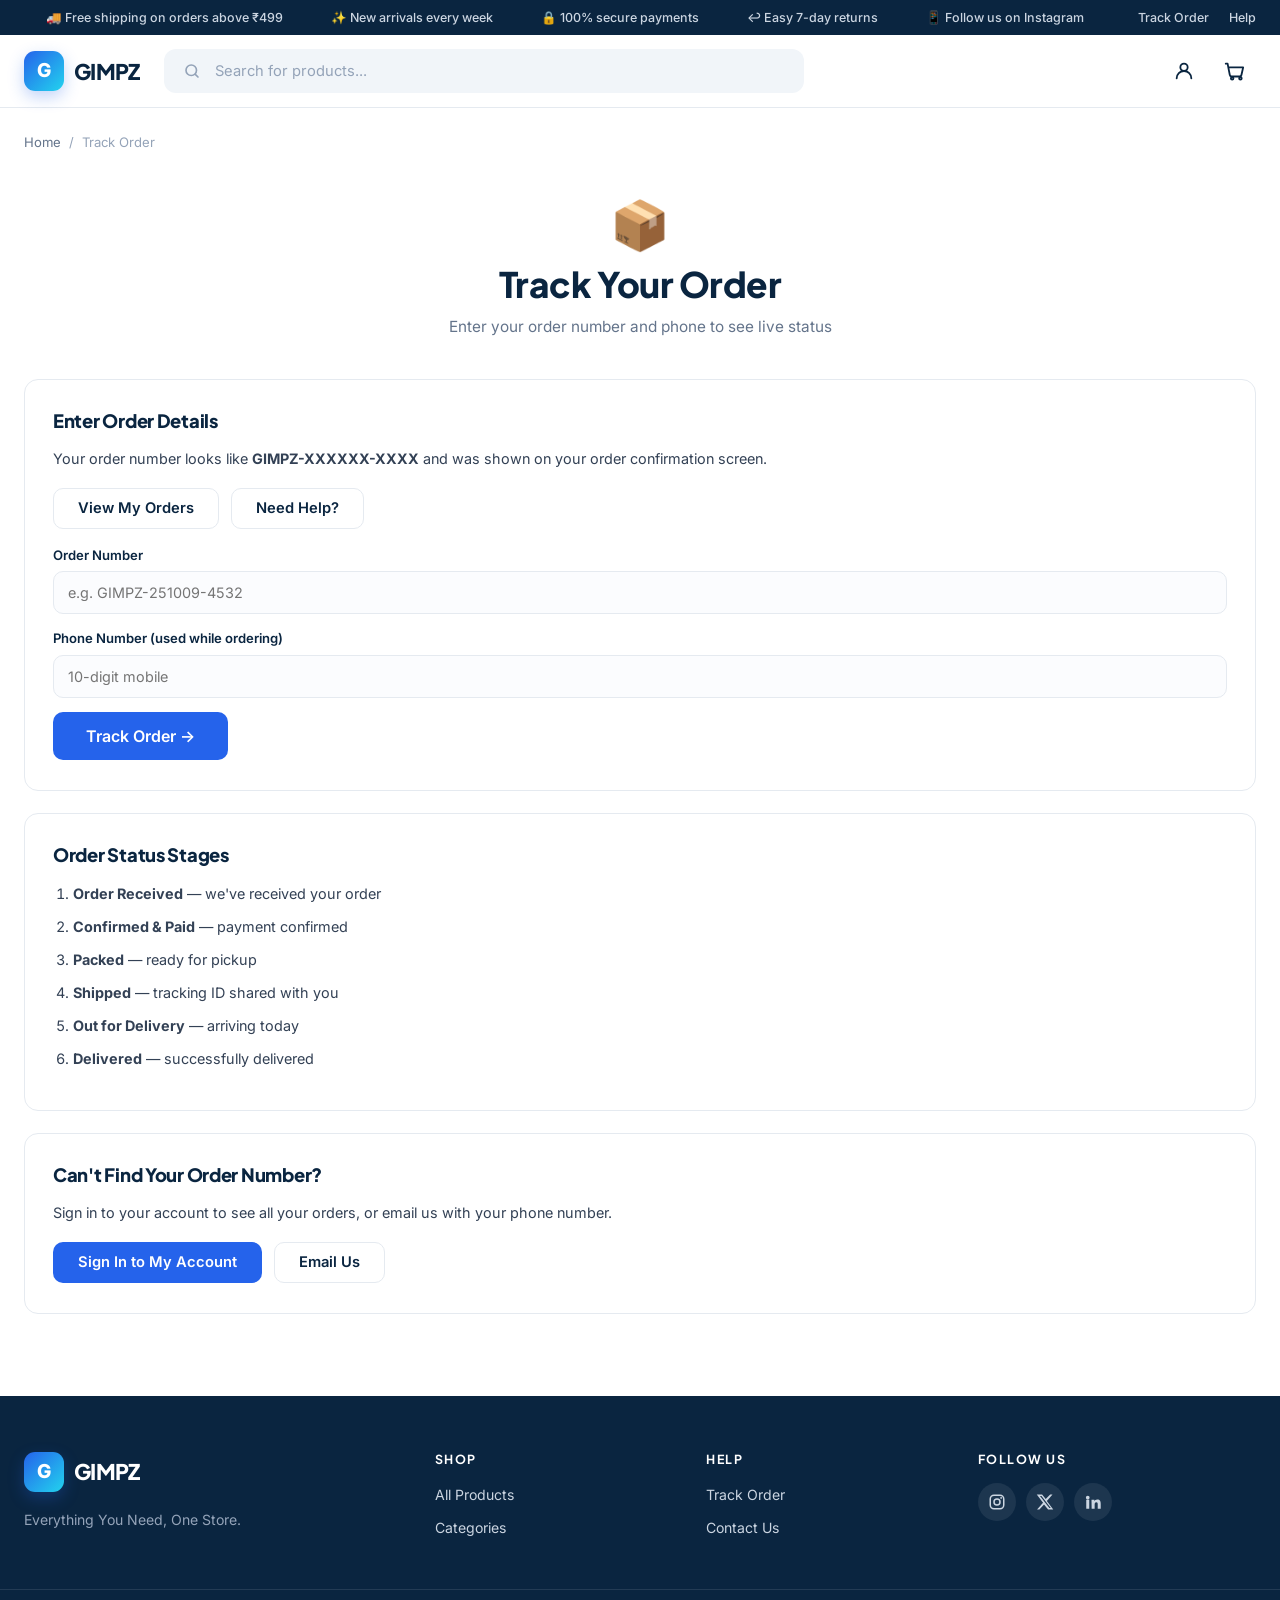
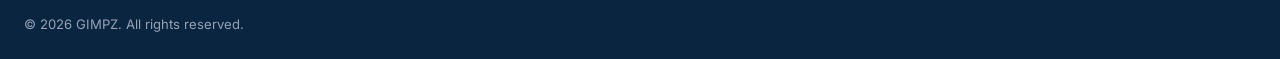
<file: track-order.html>
<!DOCTYPE html>
<html lang="en">
<head>
<meta charset="utf-8">
<meta name="viewport" content="width=device-width, initial-scale=1">
<meta name="theme-color" content="#0a2540">
<title>Track Your Order — GIMPZ</title>
  <meta name="description" content="Track your GIMPZ order in real time — enter your order number and phone to see live status.">
<link rel="canonical" href="https://anuragxee.github.io/gimpz/track-order.html">
<meta property="og:type" content="website">
<meta property="og:site_name" content="GIMPZ">
<meta property="og:title" content="Track Your Order — GIMPZ">
<meta property="og:description" content="Enter your order number and phone to see live status.">
<meta property="og:url" content="https://anuragxee.github.io/gimpz/track-order.html">
<meta property="og:image" content="https://anuragxee.github.io/gimpz/assets/og-image.svg">
<meta property="og:locale" content="en_IN">
<meta name="twitter:card" content="summary_large_image">
<meta name="twitter:title" content="Track Your Order — GIMPZ">
<meta name="twitter:description" content="Track your order in real time.">
<meta name="twitter:image" content="https://anuragxee.github.io/gimpz/assets/og-image.svg">
<link rel="icon" type="image/svg+xml" href="assets/favicon.svg">
<link rel="preconnect" href="https://fonts.googleapis.com">
<link rel="preconnect" href="https://fonts.gstatic.com" crossorigin>
<link rel="preconnect" href="https://qyzevydprpkjslnesrxq.supabase.co" crossorigin>
<link rel="dns-prefetch" href="https://qyzevydprpkjslnesrxq.supabase.co">
<link href="https://fonts.googleapis.com/css2?family=Inter:wght@400;500;600;700;800&family=Plus+Jakarta+Sans:wght@500;600;700;800&display=swap" rel="stylesheet">
<!-- Google Analytics -->
<script async src="https://www.googletagmanager.com/gtag/js?id=G-JSHQ0GHMHV"></script>
<script>
  window.dataLayer = window.dataLayer || [];
  function gtag(){dataLayer.push(arguments);}
  gtag('js', new Date());
  gtag('config', 'G-JSHQ0GHMHV', { send_page_view: true });
</script>
<!-- PWA -->
<link rel="manifest" href="manifest.json">
<meta name="theme-color" content="#0a2540">
<meta name="apple-mobile-web-app-capable" content="yes">
<meta name="apple-mobile-web-app-status-bar-style" content="black-translucent">
<meta name="apple-mobile-web-app-title" content="GIMPZ">
<link rel="apple-touch-icon" href="assets/favicon.svg">
<link rel="stylesheet" href="style.css">
<style>
  .track-result{margin-top:22px;display:none}
  .track-result.show{display:block}
  .track-status-card{
    background:#fff;border:1px solid var(--line);border-radius:14px;
    padding:22px;margin-bottom:16px;
  }
  .track-status-head{
    display:flex;justify-content:space-between;align-items:center;
    gap:12px;flex-wrap:wrap;margin-bottom:16px;
    padding-bottom:14px;border-bottom:1px solid var(--line);
  }
  .track-status-head h3{font-size:1.05rem;color:var(--navy);margin:0}
  .track-status-head small{color:var(--muted);font-size:.78rem;display:block;margin-top:3px}
  .track-progress{
    display:flex;justify-content:space-between;position:relative;
    margin:20px 0 6px;padding:0 4px;
  }
  .track-progress::before{
    content:'';position:absolute;left:12px;right:12px;top:14px;height:3px;
    background:#e2e8f0;border-radius:2px;z-index:0;
  }
  .track-progress-fill{
    position:absolute;left:12px;top:14px;height:3px;
    background:linear-gradient(90deg,#2563eb,#22d3ee);border-radius:2px;z-index:1;
    transition:width .4s ease;
  }
  .track-step{
    position:relative;z-index:2;display:flex;flex-direction:column;
    align-items:center;gap:6px;flex:1;
  }
  .track-dot{
    width:30px;height:30px;border-radius:50%;
    background:#fff;border:3px solid #e2e8f0;
    display:grid;place-items:center;font-size:.8rem;
    color:#94a3b8;font-weight:700;transition:.3s;
  }
  .track-step.done .track-dot{background:#2563eb;border-color:#2563eb;color:#fff}
  .track-step.current .track-dot{background:#fff;border-color:#2563eb;color:#2563eb;box-shadow:0 0 0 4px rgba(37,99,235,.15)}
  .track-step-label{font-size:.7rem;color:#94a3b8;text-align:center;font-weight:600;line-height:1.2}
  .track-step.done .track-step-label,
  .track-step.current .track-step-label{color:#0a2540}
  .track-items-list{
    border:1px solid var(--line);border-radius:10px;overflow:hidden;margin-top:16px;
  }
  .track-item-row{
    display:grid;grid-template-columns:1fr auto auto;gap:14px;
    padding:11px 14px;font-size:.86rem;align-items:center;
    border-bottom:1px solid #f1f5f9;
  }
  .track-item-row:last-child{border-bottom:0}
  .track-item-row strong{color:var(--navy)}
  .track-totals{
    margin-top:16px;padding-top:14px;border-top:1px solid var(--line);
    display:flex;flex-direction:column;gap:6px;
  }
  .track-total-row{display:flex;justify-content:space-between;font-size:.88rem;color:var(--slate)}
  .track-total-row.grand{font-size:1.05rem;font-weight:800;color:var(--navy);padding-top:8px;border-top:1px solid #f1f5f9;margin-top:6px}
  .track-error{
    background:#fef2f2;border:1px solid #fecaca;color:#991b1b;
    padding:14px 18px;border-radius:10px;font-size:.9rem;margin-top:18px;
    display:none;
  }
  .track-error.show{display:block}
  @media(max-width:640px){
    .track-step-label{font-size:.62rem}
    .track-dot{width:26px;height:26px;font-size:.7rem}
    .track-progress::before,.track-progress-fill{top:12px}
  }
</style>
</head>
<body>

<div class="topbar">
  <div class="container topbar-inner">
    <div class="topbar-marquee">
      <div class="topbar-marquee-track">
        <a href="index.html#products">🚚 Free shipping on orders above ₹499</a>
        <a href="new-arrivals.html">✨ New arrivals every week</a>
        <a href="shipping.html">🔒 100% secure payments</a>
        <a href="returns.html">↩️ Easy 7-day returns</a>
        <a href="https://www.instagram.com/thegimpzz" target="_blank" rel="noopener">📱 Follow us on Instagram</a>
        <a href="best-sellers.html">💰 Best prices guaranteed</a>
        <a href="index.html#products">🚚 Free shipping on orders above ₹499</a>
        <a href="new-arrivals.html">✨ New arrivals every week</a>
        <a href="shipping.html">🔒 100% secure payments</a>
        <a href="returns.html">↩️ Easy 7-day returns</a>
        <a href="https://www.instagram.com/thegimpzz" target="_blank" rel="noopener">📱 Follow us on Instagram</a>
        <a href="best-sellers.html">💰 Best prices guaranteed</a>
      </div>
    </div>
    <span class="topbar-links">
      <a href="track-order.html">Track Order</a>
      <a href="contact.html">Help</a>
    </span>
  </div>
</div>

<header class="site-header">
  <div class="container header-inner">
    <a class="logo" href="index.html"><span class="logo-mark">G</span><span class="logo-text">GIMPZ</span></a>
    <form class="header-search" role="search" onsubmit="location.href='index.html';return false;">
      <svg viewBox="0 0 24 24" width="18" height="18" fill="none" stroke="currentColor" stroke-width="2.2" stroke-linecap="round" aria-hidden="true"><circle cx="11" cy="11" r="7"/><path d="M20 20l-3.6-3.6"/></svg>
      <input type="search" placeholder="Search for products..." aria-label="Search products">
    </form>
    <nav class="header-actions">
      <a class="icon-btn" href="account.html" aria-label="Account">
        <svg viewBox="0 0 24 24" width="22" height="22" fill="none" stroke="currentColor" stroke-width="2" stroke-linecap="round" stroke-linejoin="round" aria-hidden="true"><circle cx="12" cy="8" r="4"/><path d="M4 20a8 8 0 0 1 16 0"/></svg>
      </a>
      <a class="icon-btn cart-icon-btn" href="cart.html" aria-label="Cart">
        <svg viewBox="0 0 24 24" width="22" height="22" fill="none" stroke="currentColor" stroke-width="2" stroke-linecap="round" stroke-linejoin="round" aria-hidden="true"><path d="M3 4h2l2.4 12.2a2 2 0 0 0 2 1.8h8.7a2 2 0 0 0 2-1.6L22 8H6"/><circle cx="10" cy="20" r="1.4"/><circle cx="19" cy="20" r="1.4"/></svg>
        <span class="cart-badge" style="display:none">0</span>
      </a>
    </nav>
  </div>
</header>

<main id="main" class="page-info">
  <div class="container">
    <nav class="breadcrumb"><a href="index.html">Home</a><span>/</span><span>Track Order</span></nav>
    <div class="info-hero">
      <div class="info-hero-icon">📦</div>
      <h1>Track Your Order</h1>
      <p>Enter your order number and phone to see live status</p>
    </div>

    <section class="info-section">
      <h2>Enter Order Details</h2>
      <p>Your order number looks like <b>GIMPZ-XXXXXX-XXXX</b> and was shown on your order confirmation screen.</p>
      <div class="info-actions" style="margin-bottom:16px;">
        <a class="btn btn-outline" href="account.html">View My Orders</a>
        <a class="btn btn-outline" href="contact.html">Need Help?</a>
      </div>

      <form id="trackForm" class="track-form" novalidate>
        <div class="form-field">
          <label for="orderId">Order Number</label>
          <input type="text" id="orderId" placeholder="e.g. GIMPZ-251009-4532" required autocomplete="off">
        </div>
        <div class="form-field">
          <label for="orderPhone">Phone Number (used while ordering)</label>
          <input type="tel" id="orderPhone" placeholder="10-digit mobile" pattern="[6-9][0-9]{9}" required autocomplete="tel">
        </div>
        <button type="submit" class="btn btn-primary btn-lg" id="trackBtn">Track Order →</button>
      </form>

      <div class="track-error" id="trackError"></div>
      <div class="track-result" id="trackResult"></div>
    </section>

    <section class="info-section">
      <h2>Order Status Stages</h2>
      <ol class="info-steps">
        <li><b>Order Received</b> — we've received your order</li>
        <li><b>Confirmed &amp; Paid</b> — payment confirmed</li>
        <li><b>Packed</b> — ready for pickup</li>
        <li><b>Shipped</b> — tracking ID shared with you</li>
        <li><b>Out for Delivery</b> — arriving today</li>
        <li><b>Delivered</b> — successfully delivered</li>
      </ol>
    </section>

    <section class="info-section">
      <h2>Can't Find Your Order Number?</h2>
      <p>Sign in to your account to see all your orders, or email us with your phone number.</p>
      <div class="info-actions">
        <a class="btn btn-primary" href="account.html">Sign In to My Account</a>
        <a class="btn btn-outline" href="mailto:thegimpzzstore@gmail.com?subject=Track%20Order">Email Us</a>
      </div>
    </section>
  </div>
</main>

<footer class="site-footer">
  <div class="container footer-grid">
    <div class="footer-brand">
      <div class="logo"><span class="logo-mark">G</span><span class="logo-text">GIMPZ</span></div>
      <p class="footer-desc">Everything You Need, One Store.</p>
    </div>
    <div class="footer-col">
      <h3>Shop</h3>
      <ul>
        <li><a href="index.html#products">All Products</a></li>
        <li><a href="index.html#categories">Categories</a></li>
      </ul>
    </div>
    <div class="footer-col">
      <h3>Help</h3>
      <ul>
        <li><a href="track-order.html">Track Order</a></li>
        <li><a href="contact.html">Contact Us</a></li>
      </ul>
    </div>
    <div class="footer-col">
      <h3>Follow Us</h3>
      <div class="social-row">
        <a class="social-link" href="https://www.instagram.com/thegimpzz" target="_blank" rel="noopener" aria-label="Instagram">
          <svg viewBox="0 0 24 24" width="18" height="18" fill="none" stroke="currentColor" stroke-width="2"><rect x="3" y="3" width="18" height="18" rx="5"/><circle cx="12" cy="12" r="4"/><circle cx="17.5" cy="6.5" r="1.2" fill="currentColor" stroke="none"/></svg>
        </a>
        <a class="social-link" href="https://x.com/TGimpzz49730" target="_blank" rel="noopener" aria-label="X">
          <svg viewBox="0 0 24 24" width="18" height="18" fill="currentColor"><path d="M18.9 2H22l-7.5 8.5L23 22h-6.9l-5.4-6.6L4.5 22H1.4l8-9.1L1 2h7.1l4.9 6.1L18.9 2zm-1.1 18h1.9L7.3 4H5.3l12.5 16z"/></svg>
        </a>
        <a class="social-link" href="https://www.linkedin.com/in/gimpz" target="_blank" rel="noopener" aria-label="LinkedIn">
          <svg viewBox="0 0 24 24" width="18" height="18" fill="currentColor"><path d="M4.98 3.5a2.5 2.5 0 1 1 0 5 2.5 2.5 0 0 1 0-5zM3 9h4v12H3zM10 9h3.8v1.7h.1c.5-1 1.8-2 3.7-2 4 0 4.7 2.5 4.7 5.9V21h-4v-5.6c0-1.3 0-3.1-1.9-3.1s-2.2 1.5-2.2 3V21h-4z"/></svg>
        </a>
      </div>
    </div>
  </div>
  <div class="container footer-bottom">
    <p>&copy; <span id="year">2026</span> GIMPZ. All rights reserved.</p>
  </div>
</footer>

<script src="script.js"></script>
<script>
(function () {
  'use strict';

  var SUPABASE_URL = 'https://qyzevydprpkjslnesrxq.supabase.co';
  var SUPABASE_ANON_KEY = 'eyJhbGciOiJIUzI1NiIsInR5cCI6IkpXVCJ9.eyJpc3MiOiJzdXBhYmFzZSIsInJlZiI6InF5emV2eWRwcnBranNsbmVzcnhxIiwicm9sZSI6ImFub24iLCJpYXQiOjE3OTE1MTk2NDksImV4cCI6MjEwNzA5NTY0OX0.BE-ijSGGNmkQjaeSZ8RX6mQGMW5dY2Y2Gzj9vitRK0g';

  var STAGES = [
    { key: 'Pending',   label: 'Pending' },
    { key: 'Confirmed', label: 'Confirmed' },
    { key: 'Packed',    label: 'Packed' },
    { key: 'Shipped',   label: 'Shipped' },
    { key: 'Out for Delivery', label: 'Out for Delivery' },
    { key: 'Delivered', label: 'Delivered' }
  ];

  function $(id) { return document.getElementById(id); }

  function esc(s) {
    return String(s == null ? '' : s).replace(/[&<>"']/g, function (c) {
      return { '&': '&amp;', '<': '&lt;', '>': '&gt;', '"': '&quot;', "'": '&#39;' }[c];
    });
  }
  function fmtPrice(n) { return '₹' + Number(n || 0).toLocaleString('en-IN'); }
  function fmtDate(iso) {
    if (!iso) return '';
    try {
      var d = new Date(iso);
      return d.toLocaleDateString('en-IN', { day: '2-digit', month: 'short', year: 'numeric' }) +
        ' · ' + d.toLocaleTimeString('en-IN', { hour: '2-digit', minute: '2-digit' });
    } catch (e) { return ''; }
  }

  function showError(msg) {
    var el = $('trackError');
    el.textContent = msg;
    el.classList.add('show');
    $('trackResult').classList.remove('show');
  }
  function hideError() { $('trackError').classList.remove('show'); }

  function statusPill(status) {
    var s = (status || 'Pending').toLowerCase();
    var cls = 'status-pending';
    if (s === 'shipped' || s === 'out for delivery' || s === 'packed') cls = 'status-shipped';
    else if (s === 'delivered' || s === 'confirmed') cls = 'status-delivered';
    else if (s === 'cancelled') cls = 'status-cancelled';
    return '<span class="status-pill ' + cls + '">' + esc(status || 'Pending') + '</span>';
  }

  function renderProgress(currentStatus) {
    if (currentStatus === 'Cancelled') {
      return '<div style="padding:14px;background:#fef2f2;border:1px solid #fecaca;border-radius:10px;color:#991b1b;font-size:.9rem;">❌ This order has been cancelled. If this is a mistake, please <a href="contact.html" style="color:#991b1b;text-decoration:underline;">contact us</a>.</div>';
    }
    var currentIdx = 0;
    for (var i = 0; i < STAGES.length; i++) {
      if (STAGES[i].key.toLowerCase() === (currentStatus || 'Pending').toLowerCase()) { currentIdx = i; break; }
    }
    var pct = STAGES.length > 1 ? (currentIdx / (STAGES.length - 1)) * 100 : 0;
    var html = '<div class="track-progress">';
    html += '<div class="track-progress-fill" style="width:calc(' + pct + '% - 24px * ' + pct / 100 + ');"></div>';
    STAGES.forEach(function (stage, i) {
      var cls = 'track-step';
      if (i < currentIdx) cls += ' done';
      else if (i === currentIdx) cls += ' current';
      html += '<div class="' + cls + '">' +
        '<div class="track-dot">' + (i < currentIdx ? '✓' : (i + 1)) + '</div>' +
        '<div class="track-step-label">' + esc(stage.label) + '</div>' +
      '</div>';
    });
    html += '</div>';
    return html;
  }

  function renderResult(order, items) {
    var html = '';
    html += '<div class="track-status-card">';
    html += '<div class="track-status-head">' +
      '<div><h3>Order ' + esc(order.order_number) + '</h3>' +
      '<small>Placed on ' + fmtDate(order.created_at) + '</small></div>' +
      statusPill(order.status) +
    '</div>';
    html += renderProgress(order.status);
    html += '<div style="margin-top:22px;padding-top:16px;border-top:1px solid #e2e8f0;font-size:.88rem;color:#475569;line-height:1.7;">' +
      '<strong style="color:#0a2540;">Delivery to</strong><br>' +
      esc(order.customer_name || '') + '<br>' +
      esc(order.address || '') + ', ' + esc(order.city || '') + '<br>' +
      esc(order.state || '') + ' — ' + esc(order.pincode || '') + '<br>' +
      '📞 ' + esc(order.phone || '') +
    '</div>';
    html += '</div>';

    html += '<div class="track-status-card">';
    html += '<h3 style="font-size:1rem;color:#0a2540;margin-bottom:12px;">Items (' + items.length + ')</h3>';
    if (items.length) {
      html += '<div class="track-items-list">';
      items.forEach(function (it) {
        html += '<div class="track-item-row">' +
          '<div><strong>' + esc(it.product_name) + '</strong>' +
            (it.product_brand ? '<br><small style="color:#64748b;font-size:.75rem;">' + esc(it.product_brand) + '</small>' : '') +
          '</div>' +
          '<div style="font-weight:600;">× ' + it.quantity + '</div>' +
          '<div style="font-weight:700;color:#0a2540;">' + fmtPrice(it.line_total) + '</div>' +
        '</div>';
      });
      html += '</div>';
    }
    html += '<div class="track-totals">' +
      '<div class="track-total-row"><span>Subtotal</span><span>' + fmtPrice(order.subtotal) + '</span></div>' +
      '<div class="track-total-row"><span>Shipping</span><span>' + (order.shipping > 0 ? fmtPrice(order.shipping) : 'FREE') + '</span></div>' +
      '<div class="track-total-row grand"><span>Total</span><span>' + fmtPrice(order.total) + '</span></div>' +
    '</div>';
    html += '<div style="margin-top:14px;font-size:.8rem;color:#64748b;">Payment: <b style="color:#0a2540;">' + esc(order.payment_method || '—') + '</b></div>';
    html += '</div>';
    return html;
  }

  function trackOrder(orderNumber, phone) {
    var btn = $('trackBtn');
    btn.disabled = true;
    btn.textContent = 'Searching...';
    hideError();

    var url = SUPABASE_URL + '/rest/v1/orders?order_number=eq.' +
      encodeURIComponent(orderNumber) +
      '&phone=eq.' + encodeURIComponent(phone) +
      '&select=*&limit=1';

    fetch(url, {
      headers: {
        'apikey': SUPABASE_ANON_KEY,
        'Authorization': 'Bearer ' + SUPABASE_ANON_KEY,
        'Accept': 'application/json'
      }
    })
      .then(function (r) {
        if (!r.ok) throw new Error('HTTP ' + r.status);
        return r.json();
      })
      .then(function (rows) {
        if (!Array.isArray(rows) || !rows.length) {
          showError('No order found with that order number and phone. Please check and try again, or contact us.');
          btn.disabled = false;
          btn.textContent = 'Track Order →';
          return;
        }
        var order = rows[0];

        // Analytics: track event
        if (typeof window.gtag === 'function') {
          window.gtag('event', 'track_order', { order_number: orderNumber });
        }

        return fetch(SUPABASE_URL + '/rest/v1/order_items?order_id=eq.' + order.id + '&order=id.asc', {
          headers: {
            'apikey': SUPABASE_ANON_KEY,
            'Authorization': 'Bearer ' + SUPABASE_ANON_KEY,
            'Accept': 'application/json'
          }
        })
          .then(function (r) { return r.json(); })
          .then(function (items) {
            if (!Array.isArray(items)) items = [];
            var result = $('trackResult');
            result.innerHTML = renderResult(order, items);
            result.classList.add('show');
            result.scrollIntoView({ behavior: 'smooth', block: 'start' });
            btn.disabled = false;
            btn.textContent = 'Track Order →';
          });
      })
      .catch(function (err) {
        console.error('[GIMPZ] Track failed:', err);
        showError('Something went wrong. Please try again in a moment.');
        btn.disabled = false;
        btn.textContent = 'Track Order →';
      });
  }

  document.getElementById('year').textContent = new Date().getFullYear();

  $('trackForm').addEventListener('submit', function (e) {
    e.preventDefault();
    var orderNumber = $('orderId').value.trim().toUpperCase();
    var phone = $('orderPhone').value.trim();

    if (!orderNumber) { showError('Please enter your order number.'); return; }
    if (!/^[6-9][0-9]{9}$/.test(phone)) { showError('Please enter a valid 10-digit mobile number.'); return; }

    trackOrder(orderNumber, phone);
  });

  // Auto-track if URL has ?order=XXX&phone=XXX
  var params = new URLSearchParams(window.location.search);
  var qOrder = params.get('order');
  var qPhone = params.get('phone');
  if (qOrder && qPhone) {
    $('orderId').value = qOrder;
    $('orderPhone').value = qPhone;
    trackOrder(qOrder, qPhone);
  }

})();
</script>
  <!--Start of Tawk.to Script-->
<script type="text/javascript">
var Tawk_API=Tawk_API||{}, Tawk_LoadStart=new Date();
(function(){
var s1=document.createElement("script"),s0=document.getElementsByTagName("script")[0];
s1.async=true;
s1.src='https://embed.tawk.to/6ad24d45a5f76b34ccd3a1b5/1k52nrmqj';
s1.charset='UTF-8';
s1.setAttribute('crossorigin','*');
s0.parentNode.insertBefore(s1,s0);
})();
</script>
<!--End of Tawk.to Script-->
</body>
</html>
</file>
<file: style.css>
/* ============================================================
   GIMPZ — MAIN STYLESHEET
   ============================================================ */

:root{
  --navy:#0a2540;
  --blue:#2563eb;
  --blue-dark:#1d4ed8;
  --cyan:#22d3ee;
  --slate:#334155;
  --muted:#64748b;
  --light:#94a3b8;
  --line:#e5eaf0;
  --soft:#f1f5f9;
  --bg:#ffffff;
  --white:#ffffff;
  --green:#16a34a;
  --green-dark:#15803d;
  --green-bg:#dcfce7;
  --red:#dc2626;
  --red-bg:#fee2e2;
  --amber:#f59e0b;
  --amber-bg:#fef3c7;
  --orange:#ea580c;
  --thumb-bg:#eef4fb;
}

*,*::before,*::after{box-sizing:border-box;}
html{-webkit-text-size-adjust:100%;scroll-behavior:smooth;}
body{
  margin:0;padding:0;
  font-family:'Inter',-apple-system,BlinkMacSystemFont,'Segoe UI',Roboto,sans-serif;
  font-size:15px;line-height:1.55;color:var(--slate);
  background:#fff;
  -webkit-font-smoothing:antialiased;
}
h1,h2,h3,h4,h5{font-family:'Plus Jakarta Sans','Inter',sans-serif;color:var(--navy);margin:0 0 10px;letter-spacing:-.015em;line-height:1.2;font-weight:800;}
p{margin:0 0 12px;}
a{color:var(--blue);text-decoration:none;}
a:hover{text-decoration:none;color:var(--blue-dark);}
img{max-width:100%;display:block;}
button{font-family:inherit;cursor:pointer;}
input,select,textarea{font-family:inherit;}
ul{list-style:none;padding:0;margin:0;}

.container{max-width:1280px;margin:0 auto;padding:0 24px;}

/* ============ BUTTONS ============ */
.btn{
  display:inline-flex;align-items:center;justify-content:center;gap:8px;
  padding:12px 24px;border-radius:10px;border:1.5px solid transparent;
  font-size:.92rem;font-weight:600;line-height:1;text-decoration:none;
  cursor:pointer;transition:.2s;white-space:nowrap;
}
.btn:hover{text-decoration:none;transform:translateY(-1px);}
.btn:disabled{opacity:.6;cursor:not-allowed;transform:none;}
.btn-primary{background:var(--blue);color:#fff;}
.btn-primary:hover{background:var(--blue-dark);color:#fff;}
.btn-outline{background:#fff;color:var(--navy);border-color:var(--line);}
.btn-outline:hover{border-color:var(--blue);color:var(--blue);}
.btn-ghost{background:rgba(255,255,255,.1);color:#fff;border-color:rgba(255,255,255,.4);}
.btn-ghost:hover{background:rgba(255,255,255,.18);color:#fff;}
.btn-lg{padding:15px 32px;font-size:1rem;}
.btn-sm{padding:9px 18px;font-size:.84rem;}
.btn-block{width:100%;}

/* ============ TOPBAR ============ */
.topbar{background:var(--navy);color:#cbd5e1;font-size:.78rem;}
.topbar-inner{display:flex;align-items:center;gap:16px;padding:8px 24px;max-width:1280px;margin:0 auto;}
.topbar-marquee{flex:1;overflow:hidden;white-space:nowrap;position:relative;}
.topbar-marquee-track{display:inline-block;animation:marquee 55s linear infinite;}
.topbar-marquee-track a{color:#cbd5e1;margin:0 22px;font-weight:500;text-decoration:none;}
.topbar-marquee-track a:hover{color:#fff;}
@keyframes marquee{0%{transform:translateX(0);}100%{transform:translateX(-50%);}}
.topbar-links{display:flex;gap:20px;flex-shrink:0;}
.topbar-links a{color:#cbd5e1;font-weight:500;text-decoration:none;}
.topbar-links a:hover{color:#fff;}

/* ============ HEADER ============ */
.site-header{background:#fff;border-bottom:1px solid var(--line);position:sticky;top:0;z-index:80;}
.header-inner{display:flex;align-items:center;gap:24px;padding:14px 24px;max-width:1280px;margin:0 auto;}
.logo{display:flex;align-items:center;gap:10px;text-decoration:none;flex-shrink:0;}
.logo:hover{text-decoration:none;}
.logo-mark{
  width:40px;height:40px;border-radius:11px;
  background:linear-gradient(135deg,#2563eb,#22d3ee);
  color:#fff;font-weight:800;font-size:1.2rem;
  display:grid;place-items:center;
  box-shadow:0 6px 16px rgba(37,99,235,.28);
}
.logo-text{font-family:'Plus Jakarta Sans',sans-serif;font-weight:800;font-size:1.35rem;color:var(--navy);letter-spacing:-.03em;}
.header-search{
  flex:1;max-width:640px;display:flex;align-items:center;gap:12px;
  background:#f1f5f9;border:1.5px solid transparent;border-radius:12px;
  padding:11px 18px;transition:.2s;position:relative;
}
.header-search:focus-within{background:#fff;border-color:var(--blue);box-shadow:0 0 0 4px rgba(37,99,235,.09);}
.header-search svg{color:var(--light);flex-shrink:0;}
.header-search input{flex:1;border:0;outline:none;background:transparent;font-size:.92rem;color:var(--navy);}
.header-search input::placeholder{color:#94a3b8;}
.header-actions{display:flex;gap:6px;margin-left:auto;flex-shrink:0;}
.icon-btn{
  width:44px;height:44px;border-radius:11px;
  display:grid;place-items:center;color:var(--navy);
  background:transparent;border:0;position:relative;transition:.2s;text-decoration:none;
}
.icon-btn:hover{background:#f1f5f9;color:var(--navy);}
.cart-badge{
  position:absolute;top:5px;right:5px;
  min-width:20px;height:20px;border-radius:999px;
  background:var(--blue);color:#fff;font-size:.66rem;font-weight:700;
  display:grid;place-items:center;padding:0 5px;border:2px solid #fff;
}

/* ============ CATEGORY NAV ============ */
.cat-nav{background:#fff;border-bottom:1px solid var(--line);position:sticky;top:73px;z-index:70;}
.cat-nav-inner{display:flex;gap:8px;padding:12px 24px;overflow-x:auto;scrollbar-width:none;max-width:1280px;margin:0 auto;}
.cat-nav-inner::-webkit-scrollbar{display:none;}
.category-filter{
  padding:9px 20px;border-radius:999px;border:1.5px solid var(--line);
  background:#fff;color:var(--slate);font-size:.86rem;font-weight:600;
  white-space:nowrap;transition:.2s;font-family:inherit;cursor:pointer;
}
.category-filter:hover{border-color:#cbd5e1;}
.category-filter.active{background:var(--navy);color:#fff;border-color:var(--navy);}

/* ============ HERO BANNER ============ */
.hero-banner{
  background:linear-gradient(120deg,#0a2540 0%,#0d3b66 55%,#1e40af 100%);
  color:#fff;padding:64px 0;overflow:hidden;position:relative;
}
.hero-banner-inner{
  display:grid;grid-template-columns:1.15fr .85fr;gap:50px;
  align-items:center;max-width:1280px;margin:0 auto;padding:0 24px;
}
.hero-tag{
  display:inline-block;padding:7px 16px;border-radius:999px;
  background:rgba(96,165,250,.22);color:#bfdbfe;
  font-size:.72rem;font-weight:700;letter-spacing:.08em;text-transform:uppercase;
  margin-bottom:22px;border:1px solid rgba(147,197,253,.3);
}
.hero-banner-copy h1{
  color:#fff;font-size:clamp(2.2rem,4.5vw,3.4rem);line-height:1.05;
  margin-bottom:18px;letter-spacing:-.035em;font-weight:800;
}
.hero-banner-copy p{color:#cbd5e1;font-size:1.05rem;max-width:520px;margin-bottom:30px;line-height:1.65;}
.hero-banner-actions{display:flex;gap:14px;flex-wrap:wrap;}
.hero-banner-visual{display:flex;justify-content:flex-end;}
.hero-featured{
  display:block;background:#fff;border-radius:16px;overflow:hidden;
  width:100%;max-width:320px;text-decoration:none;
  box-shadow:0 30px 60px rgba(0,0,0,.3);
  transition:.3s;color:inherit;
}
.hero-featured:hover{transform:translateY(-4px);}
.hero-featured-img{background:#f8fafc;aspect-ratio:1.1;display:grid;place-items:center;padding:34px;}
.hero-featured-img img{max-height:170px;object-fit:contain;opacity:.5;}
.hero-featured-info{padding:18px 20px 22px;position:relative;}
.hero-featured-tag{
  position:absolute;top:-14px;left:20px;
  font-size:.66rem;font-weight:800;letter-spacing:.08em;
  color:#fff;background:var(--orange);padding:5px 11px;border-radius:5px;
  text-transform:uppercase;
}
.hero-featured-info h3{font-size:1rem;margin:6px 0 10px;line-height:1.3;font-weight:700;}
.hero-featured-price{display:flex;align-items:baseline;gap:10px;margin-bottom:10px;}
.hero-featured-now{font-family:'Plus Jakarta Sans',sans-serif;font-size:1.2rem;font-weight:800;color:var(--navy);}
.hero-featured-mrp{color:#94a3b8;text-decoration:line-through;font-size:.85rem;}
.hero-featured-btn{font-size:.86rem;font-weight:700;color:var(--blue);}

/* ============ SECTIONS ============ */
.section{padding:56px 0;}
.section-head{text-align:center;margin-bottom:36px;}
.section-title{font-size:clamp(1.4rem,2.5vw,1.75rem);margin-bottom:6px;}
.section-sub{color:var(--muted);font-size:.92rem;margin:0;}

/* ============ CATEGORY GRID ============ */
.category-section{background:#f8fafc;padding:44px 0;}
.category-grid{display:grid;grid-template-columns:repeat(8,1fr);gap:14px;}
.cat-card{
  background:#fff;border:1px solid var(--line);border-radius:12px;
  padding:22px 10px;text-align:center;text-decoration:none;
  transition:.2s;color:var(--navy);
  display:flex;flex-direction:column;align-items:center;gap:10px;
}
.cat-card:hover{border-color:var(--blue);transform:translateY(-3px);
  box-shadow:0 10px 22px rgba(37,99,235,.08);}
.cat-icon{font-size:1.85rem;line-height:1;}
.cat-card span{font-size:.82rem;font-weight:600;color:var(--navy);}

/* ============ PRODUCT GRID ============ */
.products-section{padding:44px 0 60px;}
.products-header{display:flex;justify-content:space-between;align-items:flex-end;gap:20px;margin-bottom:26px;flex-wrap:wrap;}
.products-header .section-title{text-align:left;font-size:1.35rem;margin-bottom:4px;}
.products-header .section-sub{text-align:left;}
.products-sort{display:flex;align-items:center;gap:10px;font-size:.86rem;color:var(--muted);}
.products-sort label{font-weight:600;color:var(--slate);}
.products-sort select{
  padding:10px 36px 10px 14px;border-radius:10px;border:1.5px solid var(--line);
  background:#fff;font-size:.88rem;color:var(--navy);cursor:pointer;font-weight:500;
  background-image:url("data:image/svg+xml,%3Csvg xmlns='http://www.w3.org/2000/svg' width='12' height='12' viewBox='0 0 24 24' fill='none' stroke='%2364748b' stroke-width='2.5' stroke-linecap='round' stroke-linejoin='round'%3E%3Cpolyline points='6 9 12 15 18 9'/%3E%3C/svg%3E");
  background-repeat:no-repeat;background-position:right 12px center;
  appearance:none;
}
.products-sort select:focus{outline:none;border-color:var(--blue);}

.product-grid{display:grid;grid-template-columns:repeat(auto-fill,minmax(210px,1fr));gap:20px;}

.product-card{
  background:#fff;border:1px solid var(--line);border-radius:12px;
  overflow:hidden;position:relative;display:flex;flex-direction:column;
  transition:.22s;
}
.product-card:hover{transform:translateY(-3px);box-shadow:0 12px 26px rgba(15,23,42,.08);border-color:#cbd5e1;}
.product-card-link{display:block;color:inherit;text-decoration:none;flex:1;}
.product-card-link:hover{text-decoration:none;}
.product-card-thumb{
  position:relative;background:var(--thumb-bg);aspect-ratio:1;
  display:grid;place-items:center;padding:26px;overflow:hidden;
}
.product-card-thumb img{max-height:150px;object-fit:contain;opacity:.55;transition:.3s;}
.product-card:hover .product-card-thumb img{transform:scale(1.04);opacity:.75;}
.discount-tag{
  position:absolute;top:12px;left:12px;
  background:var(--green);color:#fff;font-size:.7rem;font-weight:800;
  padding:4px 9px;border-radius:5px;letter-spacing:.03em;
}
.wishlist-btn{
  position:absolute;top:10px;right:10px;z-index:2;
  width:34px;height:34px;border-radius:50%;
  background:#fff;border:0;
  display:grid;place-items:center;color:#94a3b8;
  transition:.2s;cursor:pointer;
  box-shadow:0 2px 8px rgba(15,23,42,.08);
}
.wishlist-btn:hover{color:#ef4444;transform:scale(1.1);}
.wishlist-btn.active{color:#ef4444;background:#fef2f2;}

.product-card-body{padding:14px 16px 6px;}
.product-brand{font-size:.7rem;font-weight:700;color:var(--blue);letter-spacing:.08em;text-transform:uppercase;}
.product-name{font-size:.92rem;margin:6px 0 9px;line-height:1.35;min-height:2.5em;font-weight:600;
  display:-webkit-box;-webkit-line-clamp:2;-webkit-box-orient:vertical;overflow:hidden;}
.product-rating{margin-bottom:9px;}
.rating-pill{
  display:inline-flex;align-items:center;gap:3px;
  background:#ecfdf5;color:var(--green-dark);font-size:.72rem;font-weight:700;
  padding:3px 8px;border-radius:5px;
}
.product-price-row{display:flex;align-items:baseline;gap:9px;flex-wrap:wrap;}
.product-price-row .price{font-family:'Plus Jakarta Sans',sans-serif;font-size:1.05rem;font-weight:800;color:var(--navy);}
.product-price-row .mrp{font-size:.8rem;color:#94a3b8;text-decoration:line-through;}

.add-cart-btn{
  margin:0 16px 16px;padding:11px;border-radius:9px;border:0;
  background:var(--navy);color:#fff;font-size:.85rem;font-weight:600;
  transition:.2s;
}
.add-cart-btn:hover{background:var(--blue);}

.no-products{grid-column:1/-1;text-align:center;padding:60px 20px;color:var(--muted);font-size:.95rem;}

.product-card-skel{pointer-events:none;}
.skel-box{aspect-ratio:1;background:linear-gradient(90deg,#f1f5f9 0%,#e2e8f0 50%,#f1f5f9 100%);background-size:200% 100%;animation:skel 1.4s ease-in-out infinite;}
@keyframes skel{0%{background-position:200% 0;}100%{background-position:-200% 0;}}

/* ============ TRUST STRIP ============ */
.trust-strip{background:#fff;border-top:1px solid var(--line);border-bottom:1px solid var(--line);padding:28px 0;}
.trust-grid{display:grid;grid-template-columns:repeat(4,1fr);gap:24px;max-width:1280px;margin:0 auto;padding:0 24px;}
.trust-item{display:flex;align-items:center;gap:14px;color:var(--navy);}
.trust-item svg{color:var(--blue);flex-shrink:0;}
.trust-item div strong{display:block;font-size:.9rem;font-weight:700;color:var(--navy);margin-bottom:2px;}
.trust-item div span{font-size:.78rem;color:var(--muted);}

/* ============ PWA INSTALL BUTTON ============ */
.pwa-install-btn{
  display:none;position:fixed;bottom:22px;left:22px;z-index:90;
  background:#2563eb;color:#fff;border:0;
  padding:12px 22px;border-radius:999px;font-size:.85rem;font-weight:700;
  box-shadow:0 10px 28px rgba(37,99,235,.4);cursor:pointer;
  align-items:center;gap:8px;
}
.pwa-install-btn:hover{background:#1d4ed8;}

/* ============ FOOTER ============ */
.site-footer{background:#0a2540;color:#cbd5e1;padding:56px 0 24px;}
.footer-grid{
  display:grid;grid-template-columns:1.6fr 1fr 1fr 1.2fr;gap:40px;
  padding-bottom:40px;border-bottom:1px solid rgba(255,255,255,.1);
  max-width:1280px;margin:0 auto;padding-left:24px;padding-right:24px;
}
.site-footer .logo-text{color:#fff;}
.footer-desc{color:#94a3b8;font-size:.88rem;line-height:1.65;margin-top:16px;max-width:320px;}
.footer-col h3{color:#fff;font-size:.78rem;letter-spacing:.12em;text-transform:uppercase;margin-bottom:16px;font-weight:700;}
.footer-col li{margin-bottom:10px;}
.footer-col a{color:#cbd5e1;font-size:.88rem;transition:.15s;}
.footer-col a:hover{color:#fff;}
.social-row{display:flex;gap:10px;margin-bottom:14px;}
.social-link{
  width:38px;height:38px;border-radius:50%;
  background:rgba(255,255,255,.08);color:#cbd5e1;
  display:grid;place-items:center;transition:.2s;text-decoration:none;
}
.social-link:hover{background:var(--blue);color:#fff;}
.social-note{font-size:.78rem;color:#94a3b8;margin:0;line-height:1.5;}
.footer-bottom{
  display:flex;justify-content:space-between;gap:14px;flex-wrap:wrap;
  padding-top:24px;color:#94a3b8;font-size:.82rem;
  max-width:1280px;margin:0 auto;padding-left:24px;padding-right:24px;
}
.footer-bottom p{margin:0;}

/* ============ NEWSLETTER ============ */
.newsletter-block{padding:0 24px 44px;max-width:1280px;margin:0 auto;}
.newsletter-inner{
  background:linear-gradient(135deg,#0f3055,#1e40af);
  border-radius:16px;padding:32px 36px;
  display:flex;align-items:center;justify-content:space-between;gap:24px;flex-wrap:wrap;
}
.newsletter-copy h3{color:#fff;font-size:1.15rem;margin-bottom:5px;}
.newsletter-copy p{color:#cbd5e1;font-size:.88rem;margin:0;}
.newsletter-form{display:flex;gap:10px;flex:1;max-width:460px;position:relative;flex-wrap:wrap;}
.newsletter-form input{
  flex:1;min-width:220px;padding:13px 16px;border-radius:10px;
  border:1.5px solid rgba(255,255,255,.2);background:rgba(255,255,255,.1);
  color:#fff;font-size:.9rem;outline:none;
}
.newsletter-form input::placeholder{color:#94a3b8;}
.newsletter-form input:focus{border-color:#22d3ee;background:rgba(255,255,255,.15);}
.newsletter-form button{
  padding:13px 28px;border-radius:10px;border:0;
  background:#22d3ee;color:var(--navy);font-size:.9rem;font-weight:700;
  transition:.2s;
}
.newsletter-form button:hover{background:#06b6d4;}
.newsletter-form button:disabled{opacity:.6;cursor:wait;}
.newsletter-status{width:100%;font-size:.8rem;margin:8px 0 0;}
.newsletter-status.ok{color:#86efac;}
.newsletter-status.err{color:#fca5a5;}

/* ============ INFO PAGES ============ */
.page-info{padding:24px 0 60px;}
.breadcrumb{display:flex;gap:8px;font-size:.82rem;color:var(--muted);margin-bottom:24px;flex-wrap:wrap;}
.breadcrumb a{color:var(--muted);}
.breadcrumb a:hover{color:var(--blue);}
.breadcrumb span{color:var(--light);}

.info-hero{text-align:center;padding:24px 20px 40px;}
.info-hero-icon{font-size:3rem;line-height:1;margin-bottom:14px;}
.info-hero h1{font-size:clamp(1.6rem,3.5vw,2.2rem);margin-bottom:10px;}
.info-hero p{color:var(--muted);font-size:.96rem;max-width:560px;margin:0 auto;}

.info-grid{display:grid;grid-template-columns:repeat(auto-fit,minmax(220px,1fr));gap:16px;margin-bottom:40px;}
.info-card{background:#fff;border:1px solid var(--line);border-radius:14px;padding:26px 22px;text-align:center;}
.info-card-icon{font-size:2rem;margin-bottom:12px;}
.info-card h3{font-size:1rem;margin-bottom:8px;}
.info-card p{color:var(--muted);font-size:.86rem;margin:0;line-height:1.6;}

.info-section{background:#fff;border:1px solid var(--line);border-radius:14px;padding:30px 28px;margin-bottom:22px;}
.info-section h2{font-size:1.15rem;margin-bottom:16px;}
.info-section p{color:var(--slate);font-size:.9rem;}
.info-section p:last-child{margin-bottom:0;}

.info-table{width:100%;border-collapse:collapse;font-size:.88rem;margin-top:8px;}
.info-table th,.info-table td{padding:12px 14px;text-align:left;border-bottom:1px solid var(--soft);}
.info-table th{background:#f8fafc;font-weight:700;color:var(--navy);font-size:.76rem;letter-spacing:.06em;text-transform:uppercase;}
.info-table tr:last-child td{border-bottom:0;}

.info-steps{padding-left:20px;margin:0;list-style:decimal;}
.info-steps li{margin-bottom:10px;font-size:.9rem;color:var(--slate);line-height:1.6;}
.info-actions{display:flex;gap:12px;flex-wrap:wrap;margin-top:18px;}

/* ============ CONTACT PAGE ============ */
.contact-page-grid{display:grid;grid-template-columns:1.2fr .8fr;gap:24px;}
.contact-page-form,.contact-page-info{background:#fff;border:1px solid var(--line);border-radius:14px;padding:30px 28px;}
.contact-page-form h2,.contact-page-info h2{font-size:1.15rem;margin-bottom:8px;}
.contact-page-form > p{color:var(--muted);font-size:.88rem;margin-bottom:22px;}
.contact-channel{display:flex;gap:14px;padding:16px 0;border-bottom:1px solid var(--soft);}
.contact-channel:last-child{border-bottom:0;}
.contact-channel-icon{
  width:44px;height:44px;border-radius:11px;flex-shrink:0;
  background:#eff6ff;color:var(--blue);font-size:1.3rem;
  display:grid;place-items:center;
}
.contact-channel strong{display:block;color:var(--navy);font-size:.92rem;margin-bottom:4px;}
.contact-channel p{font-size:.82rem;color:var(--muted);margin:0 0 4px;}
.contact-channel a,.contact-channel span{font-size:.86rem;color:var(--blue);}

/* ============ FORMS ============ */
.form-row{display:grid;grid-template-columns:1fr 1fr;gap:14px;margin-bottom:14px;}
.form-field{display:flex;flex-direction:column;gap:6px;margin-bottom:14px;}
.form-field label{font-size:.82rem;font-weight:600;color:var(--navy);}
.form-field input,
.form-field select,
.form-field textarea{
  width:100%;padding:12px 14px;
  border:1.5px solid var(--line);border-radius:10px;
  background:#fbfcfe;font-size:.9rem;color:var(--navy);
  transition:.2s;resize:vertical;
}
.form-field input:focus,
.form-field select:focus,
.form-field textarea:focus{
  outline:none;border-color:var(--blue);background:#fff;
  box-shadow:0 0 0 4px rgba(37,99,235,.09);
}
.form-field small{font-size:.72rem;color:var(--light);}
.form-status{font-size:.85rem;font-weight:600;margin-top:10px;min-height:1.2em;}
.form-status.ok{color:var(--green);}
.form-status.err{color:var(--red);}

/* ============ PRODUCT DETAIL PAGE ============ */
.page-product{padding:24px 0 60px;}
.pd-grid{display:grid;grid-template-columns:1fr 1fr;gap:44px;margin-bottom:44px;align-items:start;}
.pd-gallery{position:sticky;top:150px;}
.pd-image{background:var(--thumb-bg);border-radius:16px;padding:44px;position:relative;aspect-ratio:1;display:grid;place-items:center;}
.pd-image img{max-height:100%;object-fit:contain;cursor:zoom-in;transition:.2s;}
.pd-image img:hover{transform:scale(1.02);}
.pd-img-count{
  position:absolute;bottom:16px;right:16px;
  background:rgba(10,37,64,.85);color:#fff;
  font-size:.72rem;font-weight:600;padding:5px 12px;border-radius:999px;
}
.pd-thumbs{display:flex;gap:10px;margin-top:16px;flex-wrap:wrap;}
.pd-thumb{
  width:68px;height:68px;border-radius:10px;
  background:var(--thumb-bg);border:2px solid transparent;padding:6px;
  cursor:pointer;transition:.2s;display:grid;place-items:center;
}
.pd-thumb img{max-height:100%;object-fit:contain;}
.pd-thumb:hover{border-color:#cbd5e1;}
.pd-thumb.active{border-color:var(--blue);}
.pd-info{padding-top:6px;}
.pd-brand-row{display:flex;justify-content:space-between;align-items:center;margin-bottom:12px;}
.pd-brand{font-size:.76rem;font-weight:700;color:var(--blue);letter-spacing:.08em;text-transform:uppercase;}
.pd-wishlist-btn{
  width:44px;height:44px;border-radius:50%;
  background:#fff;border:1px solid var(--line);
  display:grid;place-items:center;color:#94a3b8;transition:.2s;cursor:pointer;
}
.pd-wishlist-btn:hover{color:#ef4444;border-color:#fca5a5;}
.pd-wishlist-btn.active{color:#ef4444;background:#fef2f2;border-color:#fca5a5;}
.pd-title{font-size:clamp(1.4rem,2.8vw,1.9rem);margin-bottom:16px;line-height:1.25;}
.pd-rating{display:flex;align-items:center;gap:16px;margin-bottom:18px;flex-wrap:wrap;}
.pd-stock{font-size:.84rem;font-weight:600;color:var(--green);}
.pd-price{display:flex;align-items:baseline;gap:12px;flex-wrap:wrap;margin-bottom:22px;padding-bottom:22px;border-bottom:1px solid var(--line);}
.pd-now{font-family:'Plus Jakarta Sans',sans-serif;font-size:2.1rem;font-weight:800;color:var(--navy);}
.pd-mrp{font-size:1.05rem;color:#94a3b8;text-decoration:line-through;}
.pd-disc{background:#ecfdf5;color:var(--green-dark);font-size:.78rem;font-weight:700;padding:5px 11px;border-radius:6px;}
.pd-desc{font-size:.94rem;color:var(--slate);line-height:1.75;margin-bottom:26px;}
.pd-actions{display:flex;gap:12px;flex-wrap:wrap;}
.pd-actions .btn{flex:1;min-width:140px;padding:15px;font-size:.95rem;}

.pd-skeleton{display:grid;grid-template-columns:1fr 1fr;gap:44px;margin-bottom:44px;}
.pd-skel-gallery,.pd-skel-info{display:flex;flex-direction:column;gap:14px;}
.pd-skel-image{aspect-ratio:1;border-radius:16px;background:linear-gradient(90deg,#f1f5f9 0%,#e2e8f0 50%,#f1f5f9 100%);background-size:200% 100%;animation:skel 1.4s ease-in-out infinite;}
.pd-skel-line{height:16px;border-radius:6px;background:linear-gradient(90deg,#f1f5f9 0%,#e2e8f0 50%,#f1f5f9 100%);background-size:200% 100%;animation:skel 1.4s ease-in-out infinite;}
.pd-skel-line.short{width:30%;}
.pd-skel-line.title{height:28px;width:80%;}
.pd-skel-line.medium{width:60%;}
.pd-skel-line.price{height:34px;width:40%;}
.pd-skel-btn{height:48px;border-radius:10px;background:linear-gradient(90deg,#f1f5f9 0%,#e2e8f0 50%,#f1f5f9 100%);background-size:200% 100%;animation:skel 1.4s ease-in-out infinite;margin-top:10px;}

/* ============ REVIEWS ============ */
.reviews-section{background:#fff;border:1px solid var(--line);border-radius:16px;padding:34px;margin-bottom:40px;}
.reviews-header{display:flex;justify-content:space-between;align-items:center;gap:20px;padding-bottom:24px;margin-bottom:28px;border-bottom:1px solid var(--line);flex-wrap:wrap;}
.reviews-title{font-size:1.3rem;margin:0;}
.review-avg-block{display:flex;align-items:center;gap:12px;}
.review-avg-num{font-family:'Plus Jakarta Sans',sans-serif;font-size:2rem;font-weight:800;color:var(--navy);line-height:1;}
.review-avg-stars{display:flex;gap:2px;}
.review-avg-stars .star,.review-stars .star{color:#e2e8f0;font-size:1rem;}
.review-avg-stars .star.full,.review-stars .star.full{color:var(--amber);}
.review-avg-count{font-size:.82rem;color:var(--muted);}

.reviews-grid{display:grid;grid-template-columns:1.4fr 1fr;gap:34px;}
.reviews-list{display:flex;flex-direction:column;gap:16px;}
.review-card{background:#f8fafc;border:1px solid var(--soft);border-radius:12px;padding:20px 22px;}
.review-head{display:flex;align-items:center;gap:12px;margin-bottom:12px;}
.review-avatar{
  width:42px;height:42px;border-radius:50%;flex-shrink:0;
  background:linear-gradient(135deg,var(--blue),var(--cyan));
  color:#fff;font-weight:700;font-size:.95rem;
  display:grid;place-items:center;
}
.review-meta{flex:1;min-width:0;}
.review-meta strong{display:block;font-size:.9rem;color:var(--navy);margin-bottom:3px;}
.review-date{font-size:.74rem;color:var(--light);white-space:nowrap;}
.review-title{font-size:.92rem;font-weight:700;color:var(--navy);margin-bottom:6px;}
.review-body{font-size:.88rem;color:var(--slate);line-height:1.65;}

.reviews-empty{text-align:center;padding:40px 20px;color:var(--muted);font-size:.9rem;}
.review-form-card{background:#f8fafc;border:1px solid var(--soft);border-radius:12px;padding:24px;position:sticky;top:150px;}
.review-form-card h3{font-size:1.05rem;margin-bottom:16px;}
.review-field{display:flex;flex-direction:column;gap:6px;margin-bottom:14px;}
.review-field label{font-size:.82rem;font-weight:600;color:var(--navy);}
.review-field input,.review-field textarea{
  width:100%;padding:11px 13px;border:1.5px solid var(--line);
  border-radius:10px;background:#fff;font-size:.88rem;color:var(--navy);
  transition:.2s;resize:vertical;font-family:inherit;
}
.review-field input:focus,.review-field textarea:focus{outline:none;border-color:var(--blue);box-shadow:0 0 0 4px rgba(37,99,235,.09);}
.star-picker{display:flex;gap:6px;font-size:1.9rem;line-height:1;user-select:none;}
.star-btn{background:none;border:0;padding:0;color:#e2e8f0;cursor:pointer;transition:.15s;}
.star-btn:hover,.star-btn.hover,.star-btn.filled{color:var(--amber);}

/* ============ RELATED PRODUCTS ============ */
.related-products{margin-bottom:44px;}
.related-header{margin-bottom:22px;}
.related-title{font-size:1.3rem;margin-bottom:4px;}
.related-sub{color:var(--muted);font-size:.86rem;margin:0;}

/* ============ CART PAGE ============ */
.page-cart{padding:28px 0 60px;}
.page-title{font-size:clamp(1.4rem,3vw,1.9rem);margin-bottom:26px;}
.signin-hint{background:linear-gradient(135deg,#eff6ff,#dbeafe);border:1px solid #bfdbfe;border-radius:12px;padding:16px 20px;margin-bottom:20px;}
.signin-hint-inner{display:flex;align-items:center;justify-content:space-between;gap:14px;flex-wrap:wrap;}
.signin-hint-text strong{display:block;color:var(--navy);font-size:.92rem;margin-bottom:2px;}
.signin-hint-text span{color:var(--muted);font-size:.82rem;}

.cart-layout{display:grid;grid-template-columns:1fr 360px;gap:28px;align-items:start;}
.cart-main{display:flex;flex-direction:column;gap:20px;}
.cart-block{background:#fff;border:1px solid var(--line);border-radius:14px;padding:26px;}
.block-title{font-size:1.05rem;margin-bottom:18px;}
.cart-list{display:flex;flex-direction:column;gap:14px;}
.cart-item{
  display:grid;grid-template-columns:84px 1fr auto auto auto;gap:18px;align-items:center;
  padding:14px 0;border-bottom:1px solid var(--soft);
}
.cart-item:last-child{border-bottom:0;}
.cart-item-img{width:84px;height:84px;border-radius:10px;background:var(--thumb-bg);display:grid;place-items:center;padding:8px;}
.cart-item-img img{max-height:100%;object-fit:contain;}
.cart-item-info h3{font-size:.92rem;margin-bottom:4px;line-height:1.3;}
.cart-item-brand{font-size:.76rem;color:var(--muted);margin:0 0 4px;}
.cart-item-price{font-size:.84rem;color:var(--slate);margin:0;font-weight:600;}
.cart-item-qty{display:flex;align-items:center;gap:6px;border:1px solid var(--line);border-radius:8px;padding:3px;}
.qty-btn{width:28px;height:28px;border:0;background:transparent;color:var(--navy);font-size:1.1rem;font-weight:600;border-radius:6px;display:grid;place-items:center;cursor:pointer;}
.qty-btn:hover{background:var(--soft);}
.qty-num{min-width:28px;text-align:center;font-weight:700;font-size:.9rem;color:var(--navy);}
.cart-item-total{font-family:'Plus Jakarta Sans',sans-serif;font-weight:800;color:var(--navy);font-size:.95rem;min-width:70px;text-align:right;}
.cart-item-remove{
  width:30px;height:30px;border-radius:8px;border:1px solid var(--line);
  background:#fff;color:var(--muted);font-size:1.1rem;line-height:1;
  display:grid;place-items:center;transition:.2s;cursor:pointer;
}
.cart-item-remove:hover{background:#fef2f2;color:var(--red);border-color:#fecaca;}

.cart-empty{text-align:center;padding:60px 20px;}
.cart-empty h2{margin-bottom:8px;}
.cart-empty p{color:var(--muted);margin-bottom:20px;}

.checkout-form{display:flex;flex-direction:column;}
.checkout-note{font-size:.8rem;color:var(--muted);text-align:center;margin:10px 0 12px;}
.payment-options{display:flex;flex-direction:column;gap:8px;margin-top:4px;}
.pay-opt{
  display:flex;align-items:center;gap:10px;
  padding:12px 14px;border:1.5px solid var(--line);border-radius:10px;
  cursor:pointer;transition:.2s;font-size:.88rem;font-weight:600;color:var(--navy);
}
.pay-opt:hover{border-color:#cbd5e1;background:#fbfcfe;}
.pay-opt input{accent-color:var(--blue);}

.coupon-block{margin:6px 0 16px;}
.coupon-label{display:block;font-size:.82rem;font-weight:600;color:var(--navy);margin-bottom:8px;}
.coupon-row{display:flex;gap:8px;}
.coupon-row input{
  flex:1;padding:12px 14px;border:1.5px solid var(--line);border-radius:10px;
  background:#fbfcfe;font-size:.9rem;text-transform:uppercase;transition:.2s;
}
.coupon-row input:focus{outline:none;border-color:var(--blue);background:#fff;box-shadow:0 0 0 4px rgba(37,99,235,.09);}
.coupon-apply-btn{padding:12px 22px;font-size:.86rem;}
.coupon-status{font-size:.82rem;font-weight:600;margin-top:8px;min-height:1em;}
.coupon-status.ok{color:var(--green);}
.coupon-status.err{color:var(--red);}
.coupon-applied{display:flex;align-items:center;justify-content:space-between;gap:12px;
  background:#f0fdf4;border:1px solid #bbf7d0;border-radius:10px;padding:11px 14px;margin-top:4px;}
.coupon-applied-tag{font-size:.86rem;color:var(--green-dark);}
.coupon-remove-btn{
  width:26px;height:26px;border-radius:7px;border:0;
  background:#dcfce7;color:var(--green-dark);font-size:1rem;font-weight:700;
  display:grid;place-items:center;transition:.2s;cursor:pointer;
}
.coupon-remove-btn:hover{background:#bbf7d0;}

.saved-address-list{display:flex;flex-direction:column;gap:10px;}
.saved-address-card{
  text-align:left;padding:14px 16px;border:1.5px solid var(--line);
  border-radius:10px;background:#fbfcfe;cursor:pointer;transition:.2s;font-family:inherit;width:100%;
}
.saved-address-card:hover{border-color:var(--blue);background:#fff;}
.saved-address-card.active{border-color:var(--blue);background:#eff6ff;box-shadow:0 0 0 3px rgba(37,99,235,.1);}
.saved-address-label{font-size:.8rem;font-weight:700;color:var(--blue);margin-bottom:6px;}
.saved-address-body{font-size:.86rem;color:var(--slate);line-height:1.55;}
.saved-address-body strong{color:var(--navy);}
.saved-address-body span{color:var(--muted);}

.cart-summary{
  background:#fff;border:1px solid var(--line);border-radius:14px;
  padding:26px;position:sticky;top:150px;
}
.summary-title{font-size:1.05rem;margin-bottom:18px;}
.summary-row{display:flex;justify-content:space-between;gap:12px;font-size:.9rem;margin-bottom:10px;color:var(--slate);}
.summary-row span:last-child{font-weight:600;color:var(--navy);}
.summary-row.total{font-size:1.15rem;font-weight:800;color:var(--navy);margin-bottom:16px;}
.summary-divider{height:1px;background:var(--soft);margin:12px 0;}
.summary-trust{display:flex;flex-direction:column;gap:8px;padding-top:16px;border-top:1px solid var(--soft);font-size:.82rem;color:var(--muted);}

/* ============ AUTH ============ */
.auth-wrap{display:flex;justify-content:center;padding:44px 0;}
.auth-card{
  width:100%;max-width:420px;background:#fff;
  border:1px solid var(--line);border-radius:16px;padding:38px 34px;
  box-shadow:0 10px 40px rgba(15,23,42,.05);
}
.auth-logo{
  width:60px;height:60px;border-radius:16px;margin:0 auto 20px;
  background:linear-gradient(135deg,var(--blue),var(--cyan));
  color:#fff;display:grid;place-items:center;
  box-shadow:0 10px 26px rgba(37,99,235,.3);
}
.auth-logo .logo-mark{width:auto;height:auto;background:none;box-shadow:none;font-size:1.8rem;color:#fff;padding:0;}
.auth-card h1{text-align:center;font-size:1.4rem;margin-bottom:6px;}
.auth-sub{text-align:center;color:var(--muted);font-size:.88rem;margin-bottom:24px;}
.auth-form{display:flex;flex-direction:column;gap:14px;}
.auth-field{display:flex;flex-direction:column;gap:6px;}
.auth-field label{font-size:.82rem;font-weight:600;color:var(--navy);}
.auth-field input{
  width:100%;padding:12px 14px;border:1.5px solid var(--line);
  border-radius:10px;background:#fbfcfe;font-size:.9rem;transition:.2s;
}
.auth-field input:focus{outline:none;border-color:var(--blue);background:#fff;box-shadow:0 0 0 4px rgba(37,99,235,.09);}
.auth-switch{text-align:right;margin-top:2px;}
.auth-link{background:none;border:0;color:var(--blue);font-size:.84rem;font-weight:600;padding:0;cursor:pointer;}
.auth-link:hover{text-decoration:underline;}
.auth-switch-bottom{text-align:center;font-size:.86rem;color:var(--muted);margin-top:20px;padding-top:18px;border-top:1px solid var(--soft);}
.auth-status{text-align:center;font-size:.85rem;font-weight:600;margin-top:14px;min-height:1.2em;}
.auth-status.ok{color:var(--green);}
.auth-status.err{color:var(--red);}
.auth-note{font-size:.82rem;color:var(--muted);text-align:center;line-height:1.6;margin-bottom:18px;}
.verify-actions{display:flex;flex-direction:column;gap:10px;}

/* ============ ACCOUNT ============ */
.account-header{
  display:flex;align-items:center;gap:18px;
  background:#fff;border:1px solid var(--line);border-radius:14px;
  padding:24px 28px;margin-bottom:22px;
}
.account-avatar{
  width:64px;height:64px;border-radius:50%;flex-shrink:0;
  background:linear-gradient(135deg,var(--blue),var(--cyan));
  color:#fff;font-weight:800;font-size:1.5rem;
  display:grid;place-items:center;
}
.account-info{flex:1;min-width:0;}
.account-info h1{font-size:1.3rem;margin-bottom:3px;}
.account-info p{color:var(--muted);font-size:.88rem;margin:0;}
.account-tabs{display:flex;gap:6px;margin-bottom:22px;overflow-x:auto;padding-bottom:4px;scrollbar-width:none;}
.account-tabs::-webkit-scrollbar{display:none;}
.account-tab{
  padding:10px 20px;border-radius:10px;border:1.5px solid var(--line);
  background:#fff;color:var(--slate);font-size:.86rem;font-weight:600;
  white-space:nowrap;transition:.2s;cursor:pointer;
}
.account-tab:hover{border-color:var(--blue);color:var(--blue);}
.account-tab.active{background:var(--navy);color:#fff;border-color:var(--navy);}
.account-panel{display:block;}

.order-card{background:#fff;border:1px solid var(--line);border-radius:14px;padding:22px;margin-bottom:16px;}
.order-card-head{display:flex;justify-content:space-between;align-items:flex-start;gap:14px;padding-bottom:14px;margin-bottom:14px;border-bottom:1px solid var(--soft);flex-wrap:wrap;}
.order-num{font-family:'Plus Jakarta Sans',sans-serif;font-weight:800;color:var(--navy);display:block;font-size:.95rem;margin-bottom:4px;}
.order-date{font-size:.76rem;color:var(--muted);}
.order-card-items{display:flex;flex-direction:column;gap:10px;margin-bottom:14px;}
.order-item-row{display:grid;grid-template-columns:1fr auto auto;gap:14px;padding:8px 0;font-size:.86rem;align-items:center;}
.order-item-with-img{grid-template-columns:52px 1fr auto auto;}
.order-item-thumb{width:52px;height:52px;border-radius:9px;background:var(--thumb-bg);padding:5px;display:grid;place-items:center;}
.order-item-thumb img{max-height:100%;object-fit:contain;}
.order-item-info strong{display:block;color:var(--navy);margin-bottom:2px;}
.order-item-info small{color:var(--muted);font-size:.76rem;}
.order-item-qty{color:var(--muted);font-weight:600;}
.order-item-price{font-weight:700;color:var(--navy);text-align:right;}
.order-card-foot{display:flex;justify-content:space-between;padding-top:14px;border-top:1px solid var(--soft);align-items:center;flex-wrap:wrap;gap:8px;font-size:.86rem;}

.status-pill{display:inline-block;font-size:.72rem;font-weight:700;padding:4px 10px;border-radius:999px;letter-spacing:.03em;}
.status-pending{background:var(--amber-bg);color:#92400e;}
.status-shipped{background:#dbeafe;color:#1e40af;}
.status-delivered{background:var(--green-bg);color:#166534;}
.status-cancelled{background:var(--red-bg);color:#991b1b;}

.empty-orders{background:#fff;border:1px solid var(--line);border-radius:14px;padding:60px 20px;text-align:center;}
.empty-orders h3{margin-bottom:8px;}
.empty-orders p{color:var(--muted);margin-bottom:18px;}

.wishlist-empty{text-align:center;padding:60px 20px;}
.wishlist-empty-icon{font-size:2.6rem;margin-bottom:12px;}
.wishlist-empty h3{margin-bottom:6px;}
.wishlist-empty p{color:var(--muted);margin-bottom:18px;}

.addr-list{display:grid;grid-template-columns:repeat(auto-fill,minmax(260px,1fr));gap:14px;}
.addr-card{background:#fbfcfe;border:1px solid var(--line);border-radius:12px;padding:18px;}
.addr-card-head{margin-bottom:10px;}
.addr-label{font-size:.78rem;font-weight:700;color:var(--blue);}
.addr-card-body{font-size:.86rem;color:var(--slate);line-height:1.6;}
.addr-card-body strong{color:var(--navy);}
.addr-card-actions{display:flex;gap:8px;margin-top:14px;padding-top:12px;border-top:1px solid var(--soft);}
.addr-btn{padding:6px 14px;border-radius:7px;border:1px solid var(--line);background:#fff;color:var(--navy);font-size:.78rem;font-weight:600;transition:.2s;cursor:pointer;}
.addr-btn:hover{border-color:var(--blue);color:var(--blue);}
.addr-btn-danger:hover{border-color:#fca5a5;color:var(--red);background:#fef2f2;}

.addr-modal{
  position:fixed;inset:0;z-index:900;
  background:rgba(5,10,22,.65);backdrop-filter:blur(4px);
  display:none;place-items:center;padding:20px;overflow-y:auto;
}
.addr-modal.open{display:grid;}
.addr-modal-inner{
  background:#fff;border-radius:16px;width:100%;max-width:520px;
  max-height:92vh;overflow-y:auto;box-shadow:0 30px 70px rgba(0,0,0,.35);
}
.addr-modal-head{display:flex;justify-content:space-between;align-items:center;padding:20px 26px;border-bottom:1px solid var(--line);}
.addr-modal-head h3{font-size:1.1rem;margin:0;}
.addr-modal-close{width:36px;height:36px;border-radius:9px;background:var(--soft);border:0;color:var(--muted);display:grid;place-items:center;transition:.2s;cursor:pointer;}
.addr-modal-close:hover{background:#fee2e2;color:var(--red);}
.addr-form{padding:22px 26px 26px;}

.profile-age-badge{background:#eff6ff;color:var(--blue);font-size:.76rem;font-weight:700;padding:5px 12px;border-radius:999px;}

/* ============ ORDER SUCCESS ============ */
.page-success{padding:60px 0;}
.success-wrap{max-width:640px;margin:0 auto;text-align:center;}
.success-icon{
  width:90px;height:90px;border-radius:50%;margin:0 auto 24px;
  background:linear-gradient(135deg,#16a34a,#22c55e);color:#fff;
  display:grid;place-items:center;
  box-shadow:0 15px 40px rgba(22,163,74,.3);
}
.success-wrap h1{font-size:clamp(1.5rem,3vw,2rem);margin-bottom:14px;}
.success-lead{color:var(--slate);font-size:.98rem;line-height:1.7;max-width:520px;margin:0 auto 30px;}
.success-steps{display:flex;flex-direction:column;gap:14px;background:#fff;border:1px solid var(--line);border-radius:14px;padding:24px;margin-bottom:26px;text-align:left;}
.step{display:flex;align-items:center;gap:14px;}
.step-num{
  width:36px;height:36px;border-radius:50%;flex-shrink:0;
  background:#eff6ff;color:var(--blue);font-weight:800;
  display:grid;place-items:center;font-size:.95rem;
}
.step strong{display:block;color:var(--navy);font-size:.92rem;margin-bottom:2px;}
.step span{font-size:.82rem;color:var(--muted);}
.success-actions{display:flex;gap:12px;justify-content:center;flex-wrap:wrap;}

/* ============ SEARCH SUGGESTIONS ============ */
.search-suggestions{
  position:absolute;top:100%;left:0;right:0;margin-top:8px;
  background:#fff;border:1px solid var(--line);border-radius:12px;
  box-shadow:0 20px 40px rgba(15,23,42,.13);
  z-index:200;overflow:hidden;max-height:440px;overflow-y:auto;
}
.search-item{
  display:grid;grid-template-columns:48px 1fr auto;gap:12px;align-items:center;
  padding:11px 14px;text-decoration:none;color:inherit;
  border-bottom:1px solid var(--soft);transition:.15s;
}
.search-item:last-of-type{border-bottom:0;}
.search-item:hover,.search-item.active{background:#f8fbff;}
.search-item-thumb{width:48px;height:48px;border-radius:9px;background:var(--thumb-bg);padding:4px;display:grid;place-items:center;}
.search-item-thumb img{max-height:100%;object-fit:contain;}
.search-item-name{font-size:.88rem;font-weight:600;color:var(--navy);line-height:1.3;}
.search-item-brand{font-size:.72rem;color:var(--muted);margin-top:2px;}
.search-item-price{font-family:'Plus Jakarta Sans',sans-serif;font-weight:800;color:var(--navy);font-size:.9rem;}
.search-item mark{background:#fef08a;color:inherit;padding:0 2px;border-radius:3px;}
.search-footer{padding:10px 14px;background:#f8fafc;font-size:.76rem;color:var(--muted);text-align:center;border-top:1px solid var(--soft);}
.search-footer kbd{background:#fff;border:1px solid var(--line);border-radius:4px;padding:1px 6px;font-size:.72rem;font-family:monospace;}
.search-empty{padding:26px 20px;text-align:center;color:var(--muted);font-size:.88rem;}
.search-empty-icon{font-size:1.8rem;margin-bottom:6px;}

/* ============ TOAST ============ */
.toast{
  position:fixed;bottom:28px;left:50%;transform:translateX(-50%) translateY(20px);
  background:var(--navy);color:#fff;padding:13px 22px;border-radius:10px;
  font-size:.88rem;font-weight:600;z-index:9999;
  box-shadow:0 15px 40px rgba(0,0,0,.25);
  opacity:0;transition:.3s;pointer-events:none;
}
.toast.show{opacity:1;transform:translateX(-50%) translateY(0);}

/* ============ IMAGE ZOOM ============ */
.img-zoom-overlay{
  position:fixed;inset:0;z-index:9999;
  background:rgba(5,10,22,.92);
  display:grid;place-items:center;padding:40px 20px;cursor:zoom-out;
}
.img-zoom-img{max-width:95vw;max-height:90vh;object-fit:contain;cursor:default;}
.img-zoom-close{
  position:absolute;top:20px;right:20px;
  width:44px;height:44px;border-radius:50%;
  background:rgba(255,255,255,.15);color:#fff;
  border:0;font-size:1.5rem;line-height:1;
  display:grid;place-items:center;transition:.2s;cursor:pointer;
}
.img-zoom-close:hover{background:rgba(255,255,255,.25);}
.img-zoom-hint{position:absolute;bottom:20px;left:50%;transform:translateX(-50%);color:rgba(255,255,255,.7);font-size:.8rem;}

/* ============ RESPONSIVE ============ */
@media (max-width:1100px){
  .category-grid{grid-template-columns:repeat(4,1fr);}
  .product-grid{grid-template-columns:repeat(auto-fill,minmax(200px,1fr));}
}

@media (max-width:980px){
  .hero-banner-inner{grid-template-columns:1fr;text-align:center;padding:0 24px;}
  .hero-banner-copy p{margin-left:auto;margin-right:auto;}
  .hero-banner-actions{justify-content:center;}
  .hero-banner-visual{display:none;}
  .footer-grid{grid-template-columns:1fr 1fr;}
  .pd-grid{grid-template-columns:1fr;gap:26px;}
  .pd-gallery{position:static;}
  .reviews-grid{grid-template-columns:1fr;}
  .review-form-card{position:static;}
  .contact-page-grid{grid-template-columns:1fr;}
  .cart-layout{grid-template-columns:1fr;}
  .cart-summary{position:static;}
  .trust-grid{grid-template-columns:1fr 1fr;}
}

@media (max-width:640px){
  .container,.hero-banner-inner,.topbar-inner,.header-inner,.cat-nav-inner,.newsletter-block{padding-left:16px;padding-right:16px;}
  .topbar-links{display:none;}
  .header-inner{flex-wrap:wrap;gap:12px;}
  .header-search{order:3;flex:1 1 100%;max-width:none;}
  .header-actions{margin-left:auto;}
  .hero-banner{padding:44px 0;}
  .section{padding:40px 0;}
  .category-section{padding:32px 0;}
  .category-grid{grid-template-columns:repeat(3,1fr);gap:10px;}
  .cat-card{padding:16px 8px;}
  .cat-icon{font-size:1.5rem;}
  .cat-card span{font-size:.74rem;}
  .product-grid{grid-template-columns:1fr 1fr;gap:12px;}
  .product-card-thumb{padding:16px;}
  .product-card-thumb img{max-height:120px;}
  .product-card-body{padding:11px 12px 4px;}
  .product-name{font-size:.82rem;}
  .add-cart-btn{margin:0 12px 12px;padding:9px;font-size:.78rem;}
  .products-header{flex-direction:column;align-items:flex-start;}

  /* TRUST STRIP — 2x2 */
  .trust-grid{grid-template-columns:1fr 1fr;gap:16px 14px;padding:0 16px;}
  .trust-item{gap:10px;}
  .trust-item svg{width:22px;height:22px;}
  .trust-item div strong{font-size:.84rem;}
  .trust-item div span{font-size:.72rem;}

  /* FOOTER — 2 col + compact */
  .site-footer{padding:34px 0 16px;}
  .footer-grid{
    grid-template-columns:1fr 1fr;
    gap:22px 18px;
    padding-left:16px;
    padding-right:16px;
    padding-bottom:22px;
  }
  .footer-brand{grid-column:1 / -1;}
  .footer-desc{font-size:.8rem;line-height:1.55;margin-top:10px;max-width:none;}
  .footer-col h3{font-size:.72rem;letter-spacing:.1em;margin-bottom:10px;}
  .footer-col li{margin-bottom:6px;}
  .footer-col a{font-size:.82rem;}
  .footer-col:nth-child(4){grid-column:1 / -1;margin-top:4px;}
  .social-row{margin-bottom:8px;gap:8px;}
  .social-link{width:34px;height:34px;}
  .social-note{font-size:.74rem;}
  .footer-bottom{
    padding-top:16px;
    padding-left:16px;
    padding-right:16px;
    font-size:.76rem;
    flex-direction:column;
    align-items:flex-start;
    gap:4px;
  }

  /* Newsletter */
  .newsletter-block{padding-left:16px;padding-right:16px;padding-bottom:32px;}
  .newsletter-inner{padding:20px;flex-direction:column;align-items:stretch;gap:16px;}
  .newsletter-form{max-width:none;}
  .newsletter-form input{min-width:0;}

  /* Info pages */
  .info-section{padding:22px 18px;}
  .info-table{font-size:.8rem;}
  .info-table th,.info-table td{padding:10px;}

  /* Forms */
  .form-row{grid-template-columns:1fr;}

  /* Cart */
  .cart-block{padding:18px;}
  .cart-item{grid-template-columns:64px 1fr;grid-template-areas:'img info' 'img qty' 'img total' 'img remove';}
  .cart-item-img{grid-area:img;width:64px;height:64px;}
  .cart-item-info{grid-area:info;}
  .cart-item-qty{grid-area:qty;justify-self:start;margin-top:8px;}
  .cart-item-total{grid-area:total;text-align:left;justify-self:start;}
  .cart-item-remove{grid-area:remove;justify-self:start;}

  /* Account */
  .account-header{flex-direction:column;text-align:center;align-items:center;}
  .account-header .btn{width:100%;}

  /* Product detail */
  .pd-image{padding:24px;}
  .pd-thumbs{gap:8px;}
  .pd-thumb{width:54px;height:54px;}
  .reviews-section{padding:22px 18px;}
  .pd-actions .btn{padding:12px;font-size:.9rem;}

  /* Order success */
  .success-icon{width:76px;height:76px;}

  /* Auth */
  .auth-card{padding:28px 22px;}

  /* Address modal */
  .addr-form{padding:18px 20px 22px;}

  /* PWA button */
  .pwa-install-btn{bottom:14px;left:14px;padding:11px 16px;font-size:.8rem;}

/* FOOTER — centered on mobile */
.footer-grid{text-align:center;}
.footer-brand{text-align:center;}
.footer-brand .logo{justify-content:center;}
.footer-desc{margin-left:auto;margin-right:auto;text-align:center;}
.footer-col{text-align:center;}
.footer-col:nth-child(4){text-align:center;}
.social-row{justify-content:center;}
.social-note{text-align:center;}
.footer-bottom{text-align:center;align-items:center;}
   }
/* ============ PASSWORD FIELD WITH TOGGLE ============ */
.password-wrap{
  position:relative;
  display:flex;
  align-items:center;
}
.password-wrap input{
  padding-right:44px !important;
  width:100%;
}
.password-toggle{
  position:absolute;
  right:6px;
  top:50%;
  transform:translateY(-50%);
  width:36px;
  height:36px;
  border-radius:8px;
  border:0;
  background:transparent;
  color:#94a3b8;
  display:grid;
  place-items:center;
  cursor:pointer;
  transition:.15s;
}
.password-toggle:hover{
  background:#f1f5f9;
  color:#0a2540;
}
.password-toggle svg{
  width:18px;
  height:18px;
}
</file>
